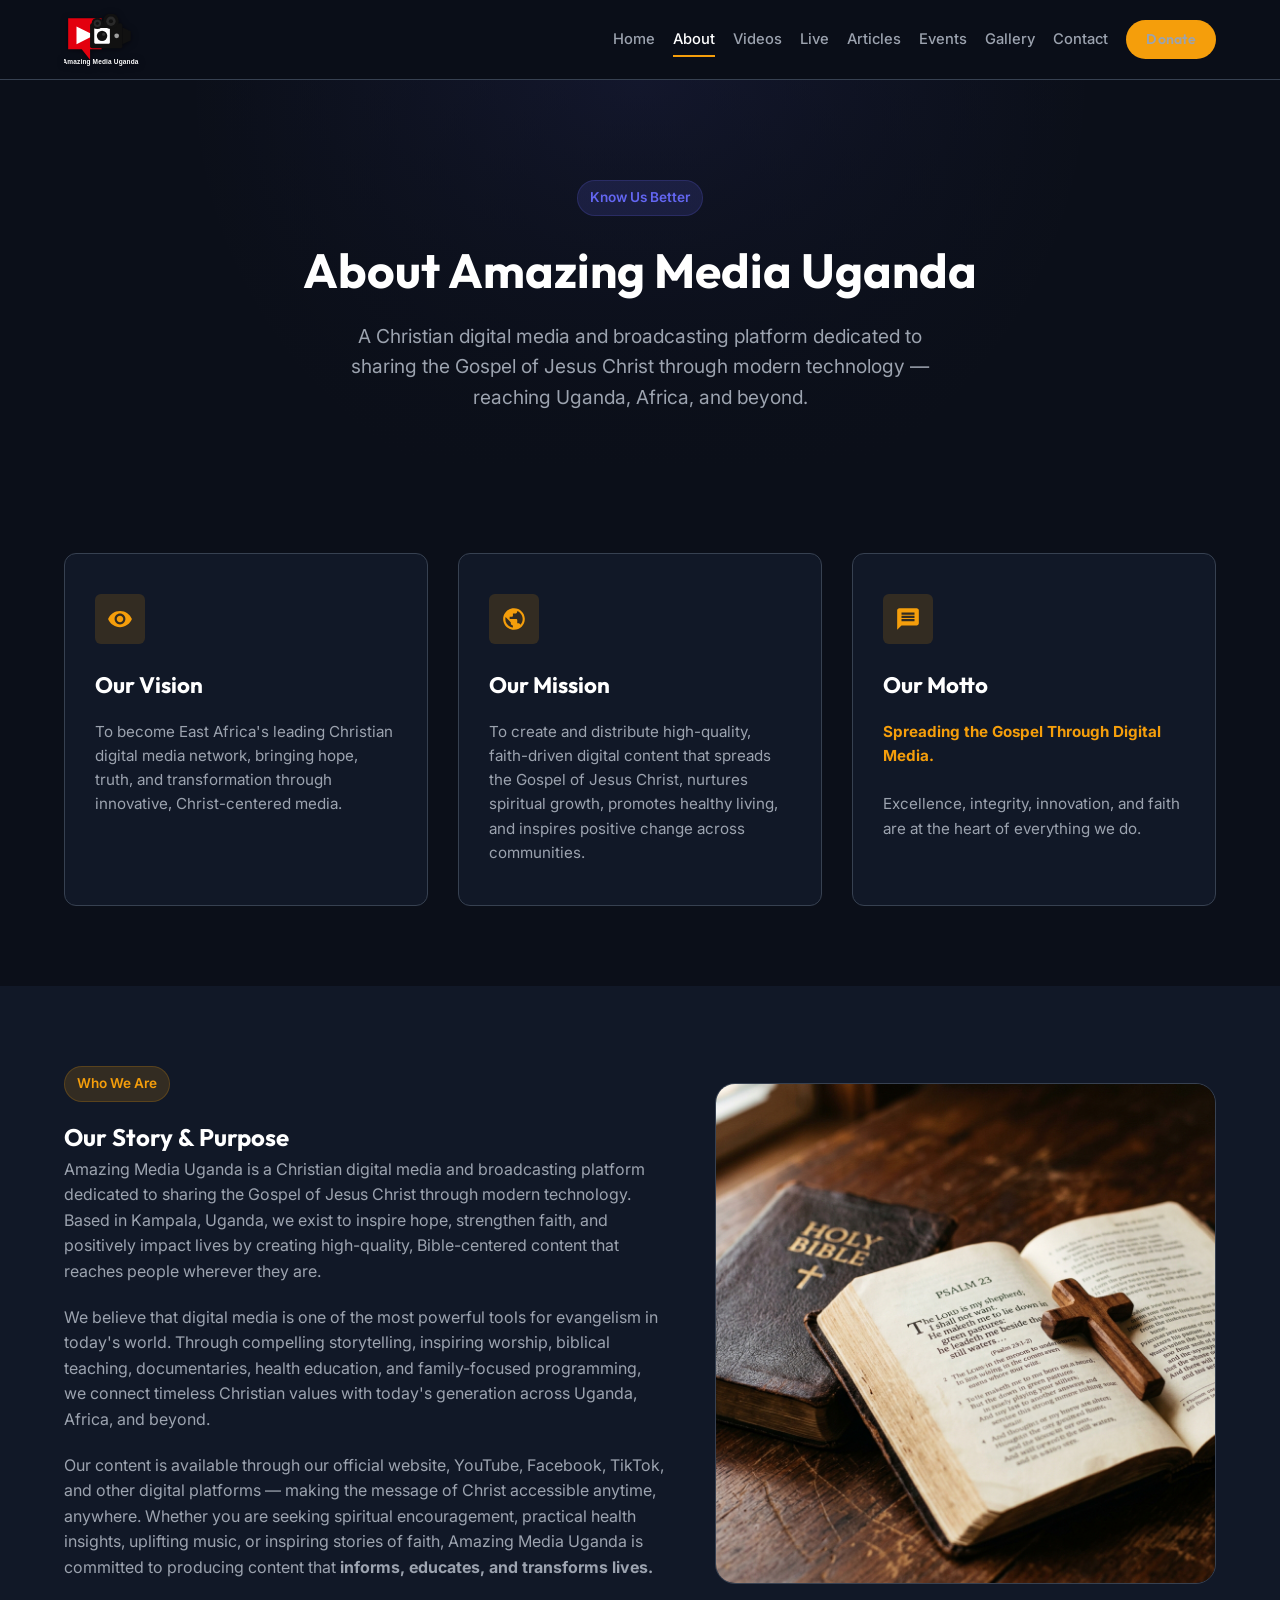
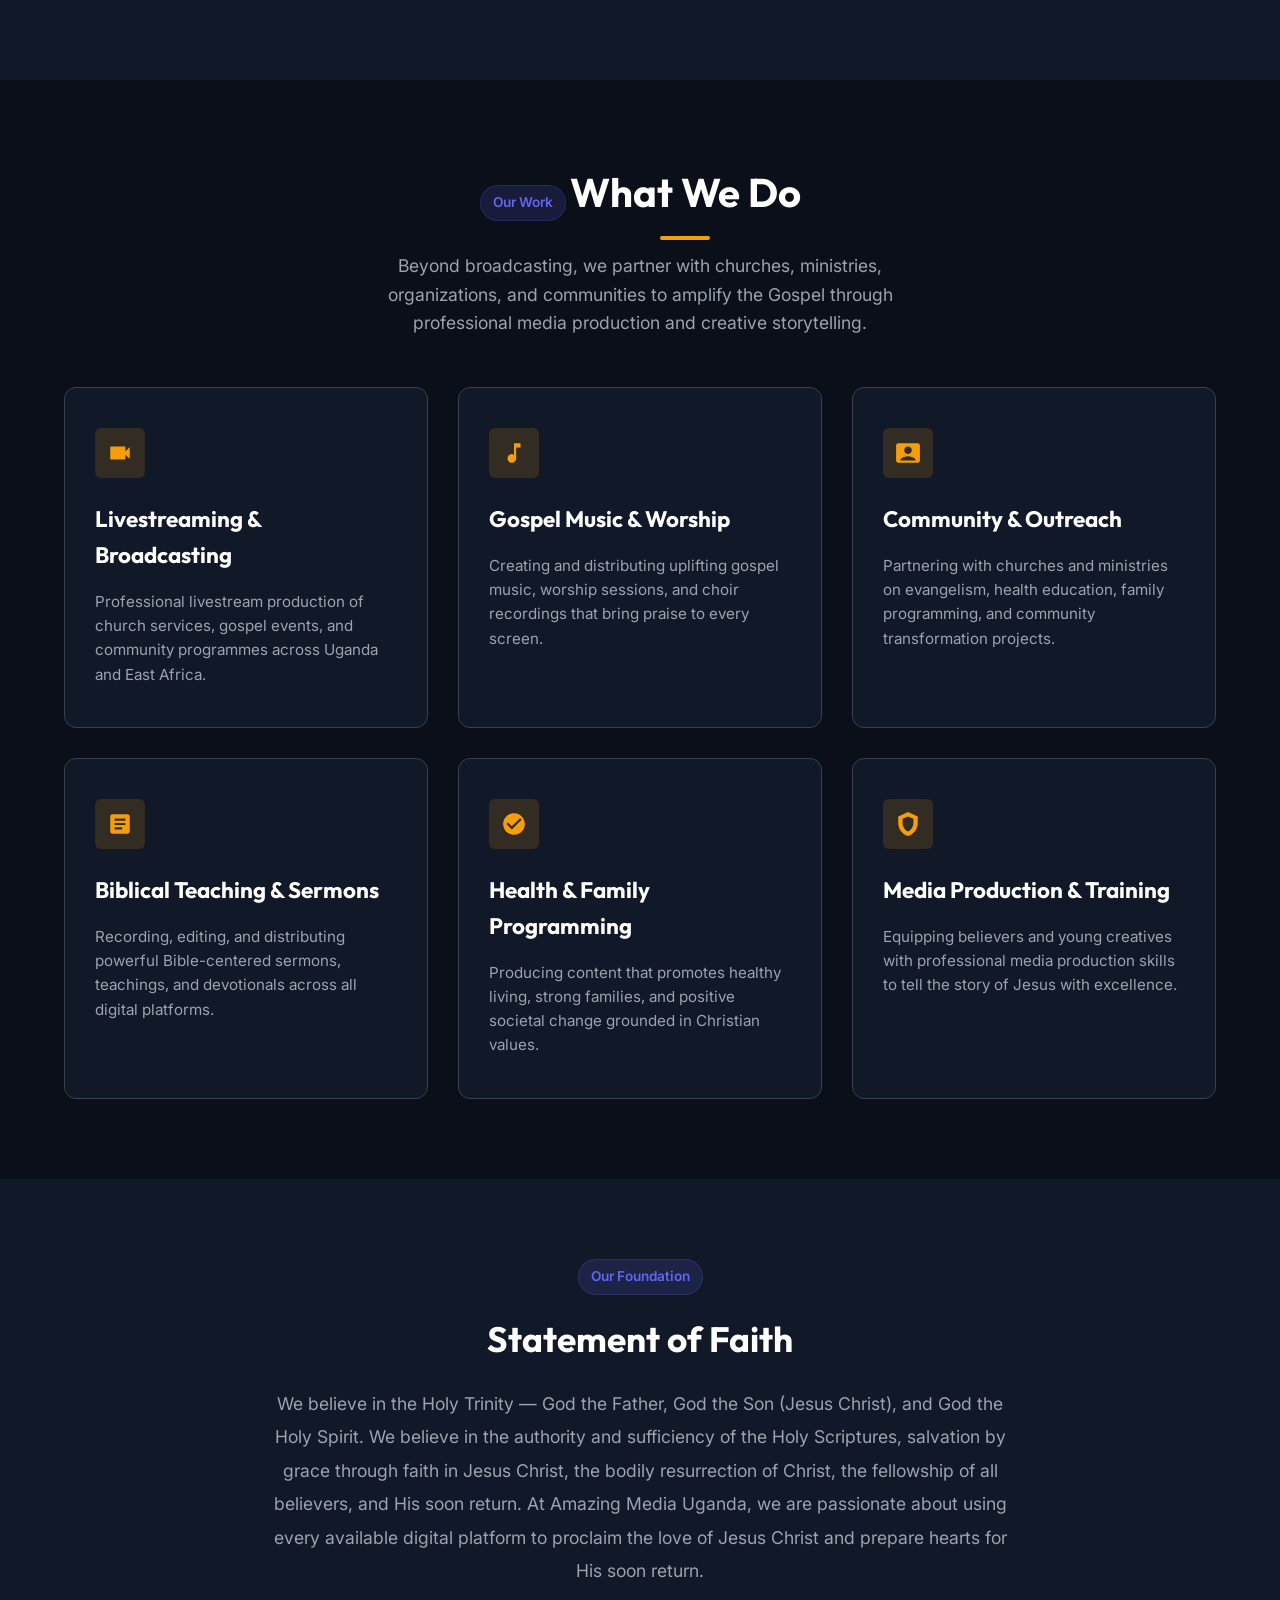
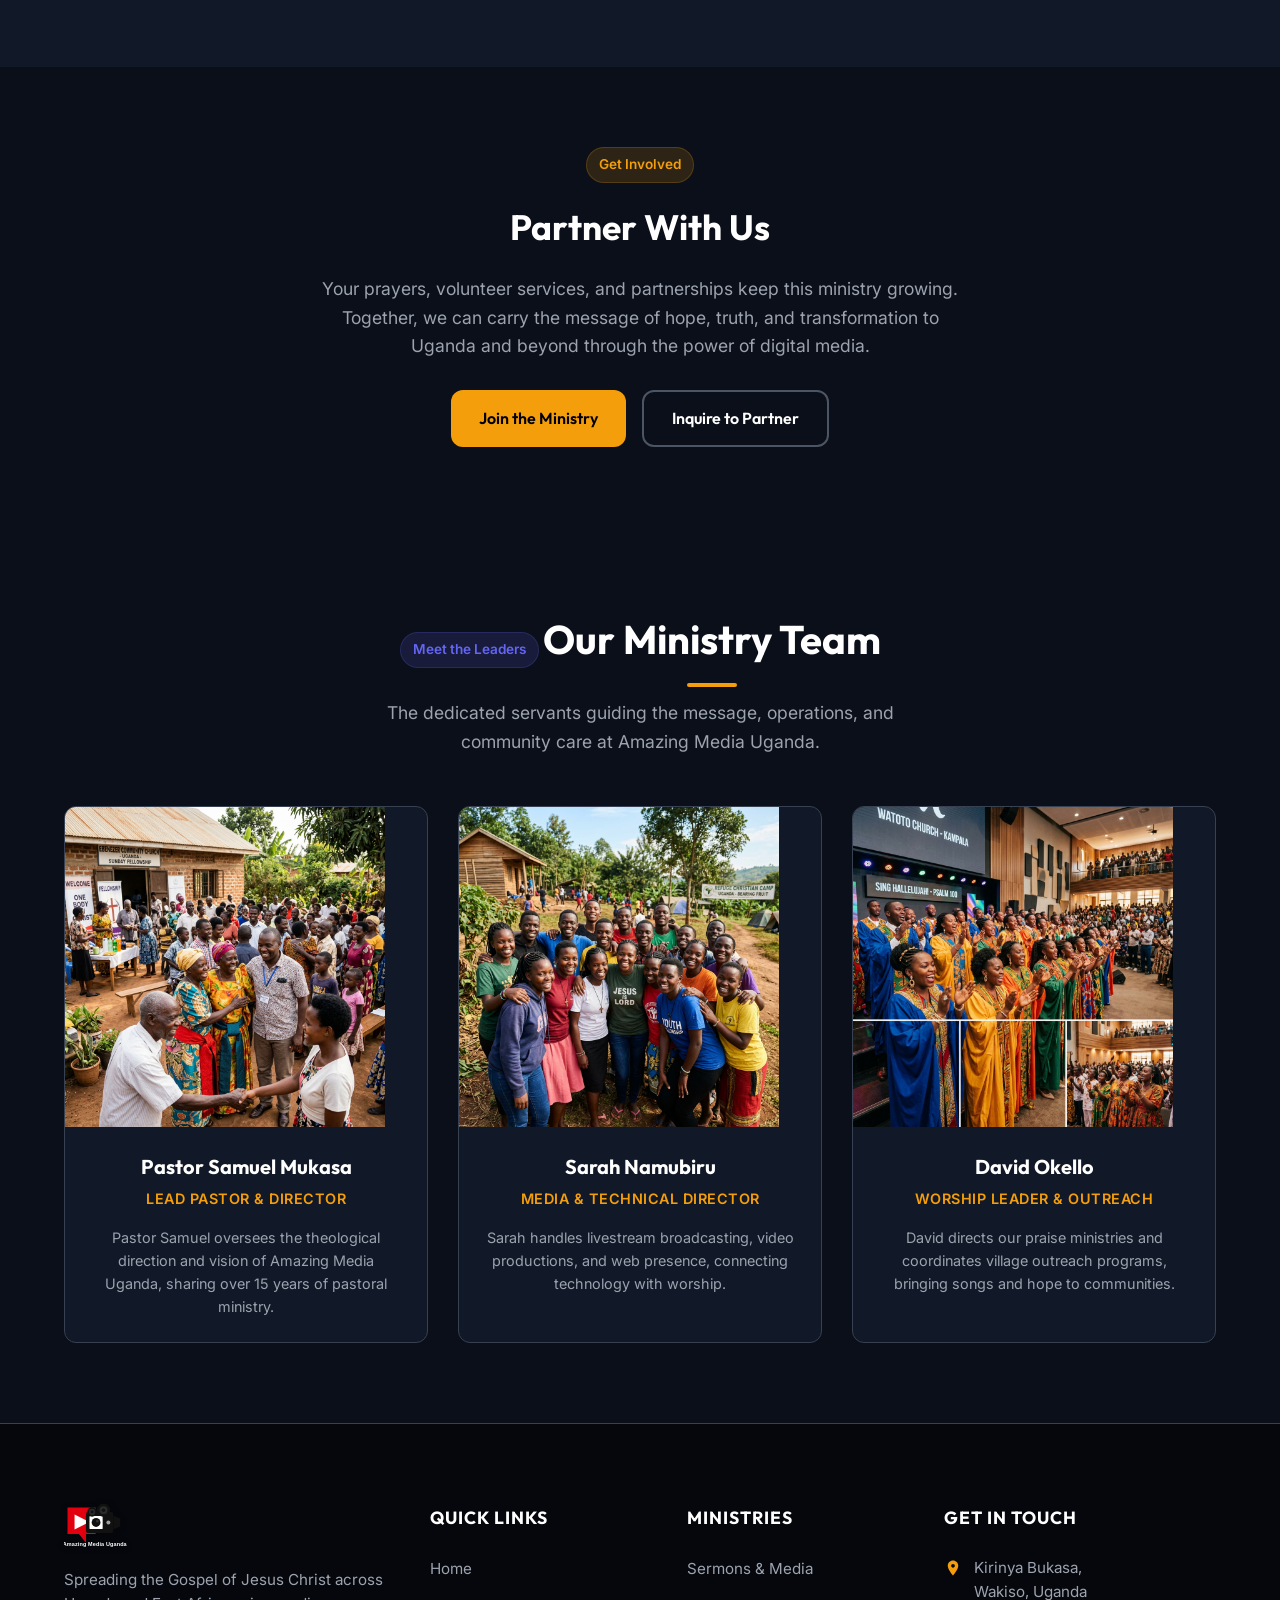
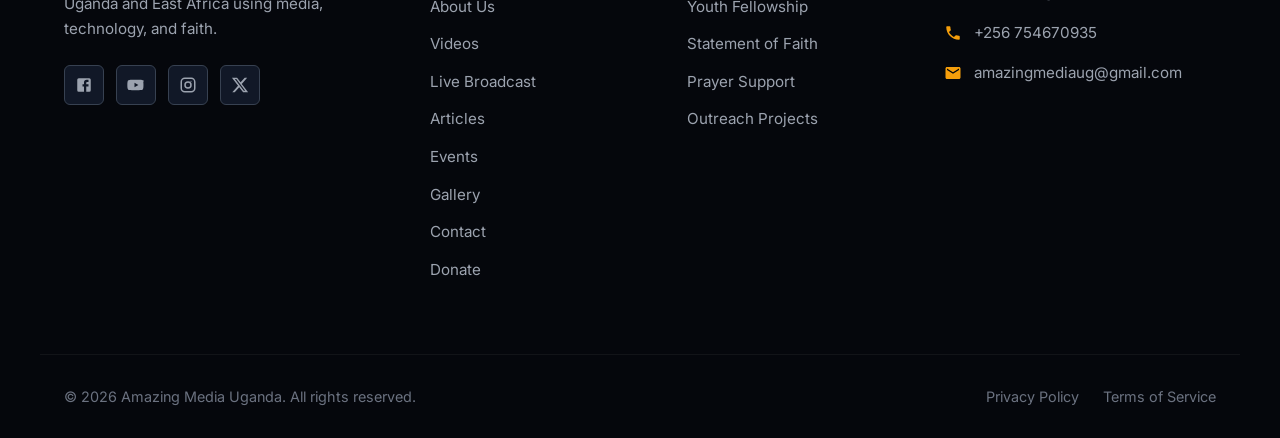
<file: about.html>
<!DOCTYPE html>
<html lang="en">

<head>
  <meta charset="UTF-8">
  <meta name="viewport" content="width=device-width, initial-scale=1.0">
  <title>About Us | Amazing Media Uganda</title>
  <meta name="description"
    content="Learn about the mission, vision, statement of faith, and team behind Amazing Media Uganda as we share God's word through digital media.">

  <!-- CSS Stylesheets -->
  <link rel="stylesheet" href="assets/css/variables.css">
  <link rel="stylesheet" href="assets/css/style.css">
  <link rel="stylesheet" href="assets/css/components.css">
  <link rel="stylesheet" href="assets/css/responsive.css">
  <style>
    /* Specific inner-page styles */
    .page-header {
      padding: 100px 0 60px 0;
      background: linear-gradient(180deg, rgba(11, 15, 25, 0.4) 0%, var(--bg-primary) 100%),
        radial-gradient(circle at 50% 0%, rgba(99, 102, 241, 0.15) 0%, transparent 60%);
      text-align: center;
    }

    .page-header h1 {
      font-size: 3rem;
      margin-bottom: 12px;
    }

    .page-header p {
      color: var(--text-secondary);
      font-size: 1.2rem;
      max-width: 600px;
      margin: 0 auto;
    }

    .grid-3 {
      display: grid;
      grid-template-columns: repeat(3, 1fr);
      gap: 30px;
    }

    .value-card {
      background-color: var(--bg-secondary);
      border: 1px solid var(--border-color);
      padding: 40px 30px;
      border-radius: var(--radius-md);
      transition: all var(--transition-normal);
    }

    .value-card:hover {
      transform: translateY(-5px);
      border-color: var(--border-color-light);
    }

    .value-icon {
      width: 50px;
      height: 50px;
      background-color: var(--primary-glow);
      color: var(--primary);
      border-radius: var(--radius-sm);
      display: flex;
      align-items: center;
      justify-content: center;
      margin-bottom: 24px;
    }

    .value-icon svg {
      width: 26px;
      height: 26px;
      fill: currentColor;
    }

    .value-card h3 {
      font-size: 1.4rem;
      margin-bottom: 16px;
    }

    .value-card p {
      color: var(--text-secondary);
      font-size: 0.95rem;
    }

    .story-block {
      display: grid;
      grid-template-columns: 1.2fr 1fr;
      gap: 50px;
      align-items: center;
    }

    .story-text p {
      margin-bottom: 20px;
      color: var(--text-secondary);
    }

    .team-grid {
      display: grid;
      grid-template-columns: repeat(3, 1fr);
      gap: 30px;
    }

    .team-card {
      background-color: var(--bg-secondary);
      border-radius: var(--radius-md);
      overflow: hidden;
      border: 1px solid var(--border-color);
      text-align: center;
    }

    .team-img-wrapper {
      height: 320px;
      background-color: var(--bg-tertiary);
      overflow: hidden;
    }

    .team-img {
      width: 100%;
      height: 100%;
      object-fit: cover;
      transition: transform var(--transition-normal);
    }

    .team-card:hover .team-img {
      transform: scale(1.05);
    }

    .team-info {
      padding: 24px;
    }

    .team-info h3 {
      font-size: 1.25rem;
      margin-bottom: 4px;
    }

    .team-role {
      color: var(--primary);
      font-size: 0.9rem;
      font-weight: 600;
      margin-bottom: 16px;
      text-transform: uppercase;
      letter-spacing: 0.5px;
    }

    .team-bio {
      color: var(--text-secondary);
      font-size: 0.9rem;
    }

    @media screen and (max-width: 900px) {

      .grid-3,
      .team-grid {
        grid-template-columns: 1fr;
      }

      .story-block {
        grid-template-columns: 1fr;
      }
    }
  </style>
</head>

<body>

  <!-- Header Navigation -->
    <header>
    <div class="container navbar">
      <a href="index.html" class="logo" aria-label="Amazing Media Uganda - Home">
        <img class="logo-img" src="assets/images/logo.svg" alt="Amazing Media Uganda">
      </a>
      <button class="menu-toggle" aria-label="Toggle navigation menu" aria-expanded="false">
        <span></span>
        <span></span>
        <span></span>
      </button>
      <ul class="nav-links">
        <li><a href="index.html">Home</a></li>
        <li><a href="about.html" class="active">About</a></li>
        <li><a href="videos.html">Videos</a></li>
        <li><a href="livestream.html">Live</a></li>
        <li><a href="articles.html">Articles</a></li>
        <li><a href="events.html">Events</a></li>
        <li><a href="gallery.html">Gallery</a></li>
        <li><a href="contact.html">Contact</a></li>
        <li><a href="donate.html" class="btn btn-primary" style="padding: 8px 20px;">Donate</a></li>
      </ul>
    </div>
  </header>

  <!-- Page Header -->
  <section class="page-header">
    <div class="container">
      <span class="badge">Know Us Better</span>
      <h1>About Amazing Media Uganda</h1>
      <p>A Christian digital media and broadcasting platform dedicated to sharing the Gospel of Jesus Christ through modern technology — reaching Uganda, Africa, and beyond.</p>
    </div>
  </section>

  <!-- Vision / Mission / Motto Pillars -->
  <section class="section">
    <div class="container grid-3">
      <!-- Vision -->
      <div class="value-card">
        <div class="value-icon">
          <svg viewBox="0 0 24 24">
            <path d="M12 4.5C7 4.5 2.73 7.61 1 12c1.73 4.39 6 7.5 11 7.5s9.27-3.11 11-7.5c-1.73-4.39-6-7.5-11-7.5zM12 17c-2.76 0-5-2.24-5-5s2.24-5 5-5 5 2.24 5 5-2.24 5-5 5zm0-8c-1.66 0-3 1.34-3 3s1.34 3 3 3 3-1.34 3-3-1.34-3-3-3z"/>
          </svg>
        </div>
        <h3>Our Vision</h3>
        <p>To become East Africa's leading Christian digital media network, bringing hope, truth, and transformation through innovative, Christ-centered media.</p>
      </div>

      <!-- Mission -->
      <div class="value-card">
        <div class="value-icon">
          <svg viewBox="0 0 24 24">
            <path d="M12 2C6.48 2 2 6.48 2 12s4.48 10 10 10 10-4.48 10-10S17.52 2 12 2zm-1 17.93c-3.95-.49-7-3.85-7-7.93 0-.62.08-1.21.21-1.79L9 15v1c0 1.1.9 2 2 2v1.93zm6.9-2.54c-.26-.81-1-1.39-1.9-1.39h-1v-3c0-.55-.45-1-1-1H8v-2h2c.55 0 1-.45 1-1V7h2c1.1 0 2-.9 2-2v-.41c2.93 1.19 5 4.06 5 7.41 0 2.08-.8 3.97-2.1 5.39z"/>
          </svg>
        </div>
        <h3>Our Mission</h3>
        <p>To create and distribute high-quality, faith-driven digital content that spreads the Gospel of Jesus Christ, nurtures spiritual growth, promotes healthy living, and inspires positive change across communities.</p>
      </div>

      <!-- Motto -->
      <div class="value-card">
        <div class="value-icon">
          <svg viewBox="0 0 24 24">
            <path d="M20 2H4c-1.1 0-2 .9-2 2v18l4-4h14c1.1 0 2-.9 2-2V4c0-1.1-.9-2-2-2zm-2 12H6v-2h12v2zm0-3H6V9h12v2zm0-3H6V6h12v2z"/>
          </svg>
        </div>
        <h3>Our Motto</h3>
        <p><strong style="color: var(--primary);">Spreading the Gospel Through Digital Media.</strong><br><br>Excellence, integrity, innovation, and faith are at the heart of everything we do.</p>
      </div>
    </div>
  </section>

  <!-- Who We Are — Full Story Section -->
  <section class="section-alt">
    <div class="container story-block">
      <div class="story-text">
        <span class="badge badge-gold">Who We Are</span>
        <h2>Our Story & Purpose</h2>
        <p>Amazing Media Uganda is a Christian digital media and broadcasting platform dedicated to sharing the Gospel of Jesus Christ through modern technology. Based in Kampala, Uganda, we exist to inspire hope, strengthen faith, and positively impact lives by creating high-quality, Bible-centered content that reaches people wherever they are.</p>
        <p>We believe that digital media is one of the most powerful tools for evangelism in today's world. Through compelling storytelling, inspiring worship, biblical teaching, documentaries, health education, and family-focused programming, we connect timeless Christian values with today's generation across Uganda, Africa, and beyond.</p>
        <p>Our content is available through our official website, YouTube, Facebook, TikTok, and other digital platforms — making the message of Christ accessible anytime, anywhere. Whether you are seeking spiritual encouragement, practical health insights, uplifting music, or inspiring stories of faith, Amazing Media Uganda is committed to producing content that <strong>informs, educates, and transforms lives.</strong></p>
      </div>
      <div style="position: relative;">
        <img style="border-radius: var(--radius-lg); border: 1px solid var(--border-color);"
          src="assets/images/bible_study.png" alt="Amazing Media Uganda team in Bible study">
      </div>
    </div>
  </section>

  <!-- What We Do Section -->
  <section class="section">
    <div class="container">
      <div class="section-header">
        <span class="badge">Our Work</span>
        <h2>What We Do</h2>
        <p>Beyond broadcasting, we partner with churches, ministries, organizations, and communities to amplify the Gospel through professional media production and creative storytelling.</p>
      </div>

      <div class="grid-3">
        <div class="value-card">
          <div class="value-icon">
            <svg viewBox="0 0 24 24"><path d="M17 10.5V7c0-.55-.45-1-1-1H4c-.55 0-1 .45-1 1v10c0 .55.45 1 1 1h12c.55 0 1-.45 1-1v-3.5l4 4v-11l-4 4z"/></svg>
          </div>
          <h3>Livestreaming & Broadcasting</h3>
          <p>Professional livestream production of church services, gospel events, and community programmes across Uganda and East Africa.</p>
        </div>

        <div class="value-card">
          <div class="value-icon">
            <svg viewBox="0 0 24 24"><path d="M12 3v10.55c-.59-.34-1.27-.55-2-.55-2.21 0-4 1.79-4 4s1.79 4 4 4 4-1.79 4-4V7h4V3h-6z"/></svg>
          </div>
          <h3>Gospel Music & Worship</h3>
          <p>Creating and distributing uplifting gospel music, worship sessions, and choir recordings that bring praise to every screen.</p>
        </div>

        <div class="value-card">
          <div class="value-icon">
            <svg viewBox="0 0 24 24"><path d="M21 3H3c-1.1 0-2 .9-2 2v14c0 1.1.9 2 2 2h18c1.1 0 2-.9 2-2V5c0-1.1-.9-2-2-2zm-9 3c1.93 0 3.5 1.57 3.5 3.5S13.93 13 12 13s-3.5-1.57-3.5-3.5S10.07 6 12 6zm7 13H5v-.23c0-.62.28-1.2.76-1.58C7.47 15.82 9.64 15 12 15s4.53.82 6.24 2.19c.48.38.76.97.76 1.58V19z"/></svg>
          </div>
          <h3>Community & Outreach</h3>
          <p>Partnering with churches and ministries on evangelism, health education, family programming, and community transformation projects.</p>
        </div>

        <div class="value-card">
          <div class="value-icon">
            <svg viewBox="0 0 24 24"><path d="M19 3H5c-1.1 0-2 .9-2 2v14c0 1.1.9 2 2 2h14c1.1 0 2-.9 2-2V5c0-1.1-.9-2-2-2zm-5 14H7v-2h7v2zm3-4H7v-2h10v2zm0-4H7V7h10v2z"/></svg>
          </div>
          <h3>Biblical Teaching & Sermons</h3>
          <p>Recording, editing, and distributing powerful Bible-centered sermons, teachings, and devotionals across all digital platforms.</p>
        </div>

        <div class="value-card">
          <div class="value-icon">
            <svg viewBox="0 0 24 24"><path d="M12 2C6.48 2 2 6.48 2 12s4.48 10 10 10 10-4.48 10-10S17.52 2 12 2zm-2 15l-5-5 1.41-1.41L10 14.17l7.59-7.59L19 8l-9 9z"/></svg>
          </div>
          <h3>Health & Family Programming</h3>
          <p>Producing content that promotes healthy living, strong families, and positive societal change grounded in Christian values.</p>
        </div>

        <div class="value-card">
          <div class="value-icon">
            <svg viewBox="0 0 24 24"><path d="M12 1L3 5v6c0 5.55 3.84 10.74 9 12 5.16-1.26 9-6.45 9-12V5l-9-4zm0 4l5 2.18V11c0 3.5-2.33 6.79-5 7.93-2.67-1.14-5-4.43-5-7.93V7.18L12 5z"/></svg>
          </div>
          <h3>Media Production & Training</h3>
          <p>Equipping believers and young creatives with professional media production skills to tell the story of Jesus with excellence.</p>
        </div>
      </div>
    </div>
  </section>

  <!-- Statement of Faith -->
  <section class="section-alt">
    <div class="container" style="max-width: 800px; text-align: center;">
      <span class="badge">Our Foundation</span>
      <h2 style="font-size: 2.2rem; margin-bottom: 20px;">Statement of Faith</h2>
      <p style="color: var(--text-secondary); font-size: 1.1rem; line-height: 1.9; margin-bottom: 0;">
        We believe in the Holy Trinity — God the Father, God the Son (Jesus Christ), and God the Holy Spirit. We believe in the authority and sufficiency of the Holy Scriptures, salvation by grace through faith in Jesus Christ, the bodily resurrection of Christ, the fellowship of all believers, and His soon return. At Amazing Media Uganda, we are passionate about using every available digital platform to proclaim the love of Jesus Christ and prepare hearts for His soon return.
      </p>
    </div>
  </section>

  <!-- CTA Support Section -->
  <section class="section" style="text-align: center;">
    <div class="container" style="max-width: 700px;">
      <span class="badge badge-gold">Get Involved</span>
      <h2 style="font-size: 2.2rem; margin-bottom: 20px;">Partner With Us</h2>
      <p style="color: var(--text-secondary); margin-bottom: 30px; font-size: 1.1rem;">Your prayers, volunteer services, and partnerships keep this ministry growing. Together, we can carry the message of hope, truth, and transformation to Uganda and beyond through the power of digital media.</p>
      <div class="btn-group">
        <a href="contact.html" class="btn btn-primary">Join the Ministry</a>
        <a href="contact.html" class="btn btn-secondary">Inquire to Partner</a>
      </div>
    </div>
  </section>

  <!-- Our Team Section -->
  <section class="section">
    <div class="container">
      <div class="section-header">
        <span class="badge">Meet the Leaders</span>
        <h2>Our Ministry Team</h2>
        <p>The dedicated servants guiding the message, operations, and community care at Amazing Media Uganda.</p>
      </div>

      <div class="team-grid">
        <!-- Team Member 1 -->
        <div class="team-card">
          <div class="team-img-wrapper">
            <!-- Using our generated fellowship/outreach images for mock portraits or warm representations -->
            <img class="team-img" src="assets/images/church_fellowship.png" alt="Pastor Samuel Mukasa">
          </div>
          <div class="team-info">
            <h3>Pastor Samuel Mukasa</h3>
            <div class="team-role">Lead Pastor & Director</div>
            <p class="team-bio">Pastor Samuel oversees the theological direction and vision of Amazing Media Uganda,
              sharing over 15 years of pastoral ministry.</p>
          </div>
        </div>

        <!-- Team Member 2 -->
        <div class="team-card">
          <div class="team-img-wrapper">
            <img class="team-img" src="assets/images/youth_gathering.png" alt="Sarah Namubiru">
          </div>
          <div class="team-info">
            <h3>Sarah Namubiru</h3>
            <div class="team-role">Media & Technical Director</div>
            <p class="team-bio">Sarah handles livestream broadcasting, video productions, and web presence, connecting
              technology with worship.</p>
          </div>
        </div>

        <!-- Team Member 3 -->
        <div class="team-card">
          <div class="team-img-wrapper">
            <img class="team-img" src="assets/images/choir_singing.png" alt="David Okello">
          </div>
          <div class="team-info">
            <h3>David Okello</h3>
            <div class="team-role">Worship Leader & Outreach</div>
            <p class="team-bio">David directs our praise ministries and coordinates village outreach programs, bringing
              songs and hope to communities.</p>
          </div>
        </div>
      </div>
    </div>
  </section>

  <!-- Footer -->
  <footer>
    <div class="container footer-grid">
      <div class="footer-brand">
        <a href="index.html" class="logo" aria-label="Amazing Media Uganda - Home"><img class="logo-img"
            src="assets/images/logo.svg" alt="Amazing Media Uganda"></a>
        <p>Spreading the Gospel of Jesus Christ across Uganda and East Africa using media, technology, and faith.</p>
        <div class="social-links">
          <a href="#" class="social-icon" aria-label="Facebook">
            <svg viewBox="0 0 24 24">
              <path
                d="M5 3h14a2 2 0 0 1 2 2v14a2 2 0 0 1-2 2H5a2 2 0 0 1-2-2V5a2 2 0 0 1 2-2m13 2h-2.5A3.5 3.5 0 0 0 12 8.5V11h-2v3h2v7h3v-7h3v-3h-3V9a1 1 0 0 1 1-1h2V5z" />
            </svg>
          </a>
          <a href="#" class="social-icon" aria-label="YouTube">
            <svg viewBox="0 0 24 24">
              <path
                d="M10 15l5.19-3L10 9v6m11.56-7.83c.13.47.22 1.1.28 1.9.07.8.1 1.49.1 2.06v1.74c0 .57-.03 1.26-.1 2.06-.06.8-.15 1.43-.28 1.9-.17.6-.47 1.05-.87 1.37-.4.32-.93.52-1.6.61-.8.1-1.89.16-3.27.18-1.38.03-2.65.04-3.82.04h-1.6c-1.17 0-2.44-.01-3.82-.04-1.38-.02-2.47-.08-3.27-.18-.67-.09-1.2-.29-1.6-.61-.4-.32-.7-.77-.87-1.37-.13-.47-.22-1.1-.28-1.9-.06-.8-.1-1.49-.1-2.06v-1.74c0-.57.04-1.26.1-2.06.06-.8.15-1.43.28-1.9.17-.6.47-1.05.87-1.37.4-.32.93-.52 1.6-.61.8-.1 1.89-.16 3.27-.18C8.94 5.03 10.21 5 11.38 5h1.6c1.17 0 2.44.01 3.82.04 1.38.02 2.47.08 3.27.18.67.09 1.2.29 1.6.61.4.32.7.77.87 1.37z" />
            </svg>
          </a>
          <a href="#" class="social-icon" aria-label="Instagram">
            <svg viewBox="0 0 24 24">
              <path
                d="M7.8 2h8.4C19.4 2 22 4.6 22 7.8v8.4a5.8 5.8 0 0 1-5.8 5.8H7.8C4.6 22 2 19.4 2 16.2V7.8A5.8 5.8 0 0 1 7.8 2m-.2 2A3.6 3.6 0 0 0 4 7.6v8.8A3.6 3.6 0 0 0 7.6 20h8.8a3.6 3.6 0 0 0 3.6-3.6V7.6A3.6 3.6 0 0 0 16.4 4H7.6m8.4 2.25a.75.75 0 0 1 .75.75.75.75 0 0 1-.75.75.75.75 0 0 1-.75-.75.75.75 0 0 1 .75-.75M12 7a5 5 0 0 1 5 5 5 5 0 0 1-5 5 5 5 0 0 1-5-5 5 5 0 0 1 5-5m0 2a3 3 0 0 0-3 3 3 3 0 0 0 3 3 3 3 0 0 0 3-3 3 3 0 0 0-3-3z" />
            </svg>
          </a>
          <a href="#" class="social-icon" aria-label="Twitter">
            <svg viewBox="0 0 24 24">
              <path
                d="M18.244 2.25h3.308l-7.227 8.26 8.502 11.24H16.17l-5.214-6.817L4.99 21.75H1.68l7.73-8.835L1.254 2.25H8.08l4.713 6.231zm-1.161 17.52h1.833L7.084 4.126H5.117z" />
            </svg>
          </a>
        </div>
      </div>

            <div class="footer-nav">
        <h4>Quick Links</h4>
        <ul class="footer-links">
          <li><a href="index.html">Home</a></li>
          <li><a href="about.html">About Us</a></li>
          <li><a href="videos.html">Videos</a></li>
          <li><a href="livestream.html">Live Broadcast</a></li>
          <li><a href="articles.html">Articles</a></li>
          <li><a href="events.html">Events</a></li>
          <li><a href="gallery.html">Gallery</a></li>
          <li><a href="contact.html">Contact</a></li>
          <li><a href="donate.html">Donate</a></li>
        </ul>
      </div>

      <div class="footer-nav">
        <h4>Ministries</h4>
        <ul class="footer-links">
          <li><a href="videos.html">Sermons & Media</a></li>
          <li><a href="events.html">Youth Fellowship</a></li>
          <li><a href="about.html">Statement of Faith</a></li>
          <li><a href="contact.html">Prayer Support</a></li>
          <li><a href="events.html">Outreach Projects</a></li>
        </ul>
      </div>

      <div class="footer-contact">
        <h4>Get In Touch</h4>
        <ul class="footer-contact-info">
          <li>
            <svg viewBox="0 0 24 24">
              <path
                d="M12 2C8.13 2 5 5.13 5 9c0 5.25 7 13 7 13s7-7.75 7-13c0-3.87-3.13-7-7-7zm0 9.5c-1.38 0-2.5-1.12-2.5-2.5s1.12-2.5 2.5-2.5 2.5 1.12 2.5 2.5-1.12 2.5-2.5 2.5z" />
            </svg>
            Kirinya Bukasa,<br>Wakiso, Uganda
          </li>
          <li>
            <svg viewBox="0 0 24 24">
              <path
                d="M6.62 10.79c1.44 2.83 3.76 5.14 6.59 6.59l2.2-2.2c.27-.27.67-.36 1.02-.24 1.12.37 2.33.57 3.57.57.55 0 1 .45 1 1V20c0 .55-.45 1-1 1-9.39 0-17-7.61-17-17 0-.55.45-1 1-1h3.5c.55 0 1 .45 1 1 0 1.25.2 2.45.57 3.57.11.35.03.74-.25 1.02l-2.2 2.2z" />
            </svg>
            +256 754670935
          </li>
          <li>
            <svg viewBox="0 0 24 24">
              <path
                d="M20 4H4c-1.1 0-1.99.9-1.99 2L2 18c0 1.1.9 2 2 2h16c1.1 0 2-.9 2-2V6c0-1.1-.9-2-2-2zm0 4l-8 5-8-5V6l8 5 8-5v2z" />
            </svg>
            amazingmediaug@gmail.com
          </li>
        </ul>
      </div>
    </div>

    <div class="container footer-bottom">
      <p>&copy; 2026 Amazing Media Uganda. All rights reserved.</p>
      <div class="footer-bottom-links">
        <a href="#">Privacy Policy</a>
        <a href="#">Terms of Service</a>
      </div>
    </div>
  </footer>

  <!-- Main JavaScript Links -->
  <script src="assets/js/menu.js"></script>
  <script src="assets/js/slider.js"></script>
  <script src="assets/js/gallery.js"></script>
  <script src="assets/js/video.js"></script>
  <script src="assets/js/form.js"></script>
  <script src="assets/js/main.js"></script>
</body>

</html>
</file>
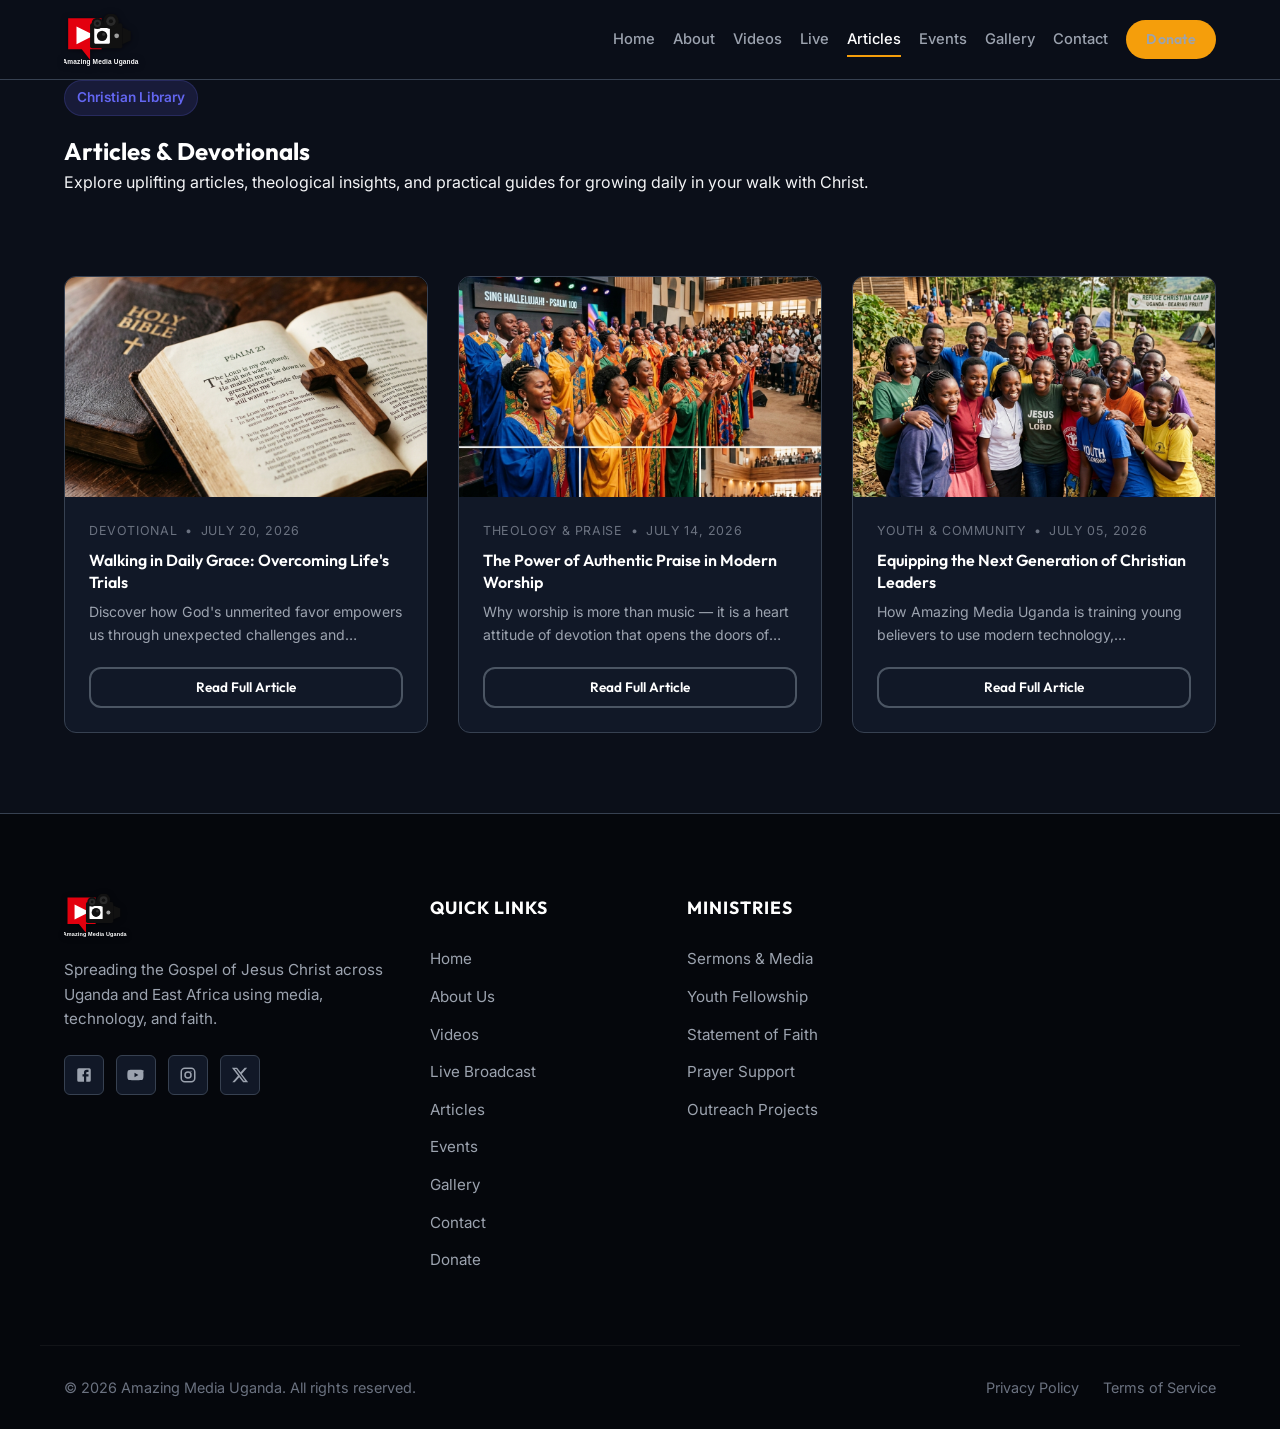
<file: articles.html>
<!DOCTYPE html>
<html lang="en">
<head>
  <meta charset="UTF-8">
  <meta name="viewport" content="width=device-width, initial-scale=1.0">
  <title>Articles & Devotionals | Amazing Media Uganda</title>
  <meta name="description" content="Read inspiring biblical articles, daily devotionals, theological reflections, and faith guides from Amazing Media Uganda.">
  
  <!-- CSS Stylesheets -->
  <link rel="stylesheet" href="assets/css/variables.css">
  <link rel="stylesheet" href="assets/css/style.css">
  <link rel="stylesheet" href="assets/css/components.css">
  <link rel="stylesheet" href="assets/css/responsive.css">
</head>
<body>

  <!-- Header Navigation -->
    <header>
    <div class="container navbar">
      <a href="index.html" class="logo" aria-label="Amazing Media Uganda - Home">
        <img class="logo-img" src="assets/images/logo.svg" alt="Amazing Media Uganda">
      </a>
      <button class="menu-toggle" aria-label="Toggle navigation menu" aria-expanded="false">
        <span></span>
        <span></span>
        <span></span>
      </button>
      <ul class="nav-links">
        <li><a href="index.html">Home</a></li>
        <li><a href="about.html">About</a></li>
        <li><a href="videos.html">Videos</a></li>
        <li><a href="livestream.html">Live</a></li>
        <li><a href="articles.html" class="active">Articles</a></li>
        <li><a href="events.html">Events</a></li>
        <li><a href="gallery.html">Gallery</a></li>
        <li><a href="contact.html">Contact</a></li>
        <li><a href="donate.html" class="btn btn-primary" style="padding: 8px 20px;">Donate</a></li>
      </ul>
    </div>
  </header>

  <!-- Page Header -->
  <section class="page-header">
    <div class="container">
      <span class="badge">Christian Library</span>
      <h1>Articles & Devotionals</h1>
      <p>Explore uplifting articles, theological insights, and practical guides for growing daily in your walk with Christ.</p>
    </div>
  </section>

  <!-- Main Articles Grid Section -->
  <section class="section">
    <div class="container">
      <div class="video-grid" style="grid-template-columns: repeat(auto-fill, minmax(320px, 1fr));">
        
        <!-- Article 1 -->
        <article class="video-card" style="cursor: default;">
          <div class="video-thumbnail-wrapper" style="height: 220px; overflow: hidden;">
            <img class="video-thumbnail" src="assets/images/bible_study.png" alt="Walking in Grace" style="object-fit: cover; width: 100%; height: 100%;">
          </div>
          <div class="video-info" style="padding: 24px;">
            <div class="video-meta">
              <span>Devotional</span>
              <span>•</span>
              <span>July 20, 2026</span>
            </div>
            <h3>Walking in Daily Grace: Overcoming Life's Trials</h3>
            <p class="video-desc" style="margin-bottom: 20px;">Discover how God's unmerited favor empowers us through unexpected challenges and strengthens our inner faith daily.</p>
            <a href="contact.html" class="btn btn-secondary" style="font-size: 0.85rem; padding: 8px 16px;">Read Full Article</a>
          </div>
        </article>

        <!-- Article 2 -->
        <article class="video-card" style="cursor: default;">
          <div class="video-thumbnail-wrapper" style="height: 220px; overflow: hidden;">
            <img class="video-thumbnail" src="assets/images/choir_singing.png" alt="Power of Worship" style="object-fit: cover; width: 100%; height: 100%;">
          </div>
          <div class="video-info" style="padding: 24px;">
            <div class="video-meta">
              <span>Theology & Praise</span>
              <span>•</span>
              <span>July 14, 2026</span>
            </div>
            <h3>The Power of Authentic Praise in Modern Worship</h3>
            <p class="video-desc" style="margin-bottom: 20px;">Why worship is more than music — it is a heart attitude of devotion that opens the doors of heaven and invites God's presence.</p>
            <a href="contact.html" class="btn btn-secondary" style="font-size: 0.85rem; padding: 8px 16px;">Read Full Article</a>
          </div>
        </article>

        <!-- Article 3 -->
        <article class="video-card" style="cursor: default;">
          <div class="video-thumbnail-wrapper" style="height: 220px; overflow: hidden;">
            <img class="video-thumbnail" src="assets/images/youth_gathering.png" alt="Youth Fellowship" style="object-fit: cover; width: 100%; height: 100%;">
          </div>
          <div class="video-info" style="padding: 24px;">
            <div class="video-meta">
              <span>Youth & Community</span>
              <span>•</span>
              <span>July 05, 2026</span>
            </div>
            <h3>Equipping the Next Generation of Christian Leaders</h3>
            <p class="video-desc" style="margin-bottom: 20px;">How Amazing Media Uganda is training young believers to use modern technology, storytelling, and integrity for the Gospel.</p>
            <a href="contact.html" class="btn btn-secondary" style="font-size: 0.85rem; padding: 8px 16px;">Read Full Article</a>
          </div>
        </article>

      </div>
    </div>
  </section>

  <!-- Footer -->
  <footer>
    <div class="container footer-grid">
      <div class="footer-brand">
        <a href="index.html" class="logo" aria-label="Amazing Media Uganda - Home"><img class="logo-img" src="assets/images/logo.svg" alt="Amazing Media Uganda"></a>
        <p>Spreading the Gospel of Jesus Christ across Uganda and East Africa using media, technology, and faith.</p>
        <div class="social-links">
          <a href="https://www.facebook.com/AmazingMediaUgOfficial" class="social-icon" aria-label="Facebook" target="_blank" rel="noopener noreferrer">
            <svg viewBox="0 0 24 24"><path d="M5 3h14a2 2 0 0 1 2 2v14a2 2 0 0 1-2 2H5a2 2 0 0 1-2-2V5a2 2 0 0 1 2-2m13 2h-2.5A3.5 3.5 0 0 0 12 8.5V11h-2v3h2v7h3v-7h3v-3h-3V9a1 1 0 0 1 1-1h2V5z"/></svg>
          </a>
          <a href="https://www.youtube.com/c/AmazingMediaUganda" class="social-icon" aria-label="YouTube" target="_blank" rel="noopener noreferrer">
            <svg viewBox="0 0 24 24"><path d="M10 15l5.19-3L10 9v6m11.56-7.83c.13.47.22 1.1.28 1.9.07.8.1 1.49.1 2.06v1.74c0 .57-.03 1.26-.1 2.06-.06.8-.15 1.43-.28 1.9-.17.6-.47 1.05-.87 1.37-.4.32-.93.52-1.6.61-.8.1-1.89.16-3.27.18-1.38.03-2.65.04-3.82.04h-1.6c-1.17 0-2.44-.01-3.82-.04-1.38-.02-2.47-.08-3.27-.18-.67-.09-1.2-.29-1.6-.61-.4-.32-.7-.77-.87-1.37-.13-.47-.22-1.1-.28-1.9-.06-.8-.1-1.49-.1-2.06v-1.74c0-.57.04-1.26.1-2.06.06-.8.15-1.43.28-1.9.17-.6.47-1.05.87-1.37.4-.32.93-.52 1.6-.61.8-.1 1.89-.16 3.27-.18C8.94 5.03 10.21 5 11.38 5h1.6c1.17 0 2.44.01 3.82.04 1.38.02 2.47.08 3.27.18.67.09 1.2.29 1.6.61.4.32.7.77.87 1.37z"/></svg>
          </a>
          <a href="#" class="social-icon" aria-label="Instagram">
            <svg viewBox="0 0 24 24"><path d="M7.8 2h8.4C19.4 2 22 4.6 22 7.8v8.4a5.8 5.8 0 0 1-5.8 5.8H7.8C4.6 22 2 19.4 2 16.2V7.8A5.8 5.8 0 0 1 7.8 2m-.2 2A3.6 3.6 0 0 0 4 7.6v8.8A3.6 3.6 0 0 0 7.6 20h8.8a3.6 3.6 0 0 0 3.6-3.6V7.6A3.6 3.6 0 0 0 16.4 4H7.6m8.4 2.25a.75.75 0 0 1 .75.75.75.75 0 0 1-.75.75.75.75 0 0 1-.75-.75.75.75 0 0 1 .75-.75M12 7a5 5 0 0 1 5 5 5 5 0 0 1-5 5 5 5 0 0 1-5-5 5 5 0 0 1 5-5m0 2a3 3 0 0 0-3 3 3 3 0 0 0 3 3 3 3 0 0 0 3-3 3 3 0 0 0-3-3z"/></svg>
          </a>
          <a href="#" class="social-icon" aria-label="Twitter">
            <svg viewBox="0 0 24 24"><path d="M18.244 2.25h3.308l-7.227 8.26 8.502 11.24H16.17l-5.214-6.817L4.99 21.75H1.68l7.73-8.835L1.254 2.25H8.08l4.713 6.231zm-1.161 17.52h1.833L7.084 4.126H5.117z"/></svg>
          </a>
        </div>
      </div>

            <div class="footer-nav">
        <h4>Quick Links</h4>
        <ul class="footer-links">
          <li><a href="index.html">Home</a></li>
          <li><a href="about.html">About Us</a></li>
          <li><a href="videos.html">Videos</a></li>
          <li><a href="livestream.html">Live Broadcast</a></li>
          <li><a href="articles.html">Articles</a></li>
          <li><a href="events.html">Events</a></li>
          <li><a href="gallery.html">Gallery</a></li>
          <li><a href="contact.html">Contact</a></li>
          <li><a href="donate.html">Donate</a></li>
        </ul>
      </div>

      <div class="footer-nav">
        <h4>Ministries</h4>
        <ul class="footer-links">
          <li><a href="videos.html">Sermons & Media</a></li>
          <li><a href="events.html">Youth Fellowship</a></li>
          <li><a href="about.html">Statement of Faith</a></li>
          <li><a href="contact.html">Prayer Support</a></li>
          <li><a href="events.html">Outreach Projects</a></li>
        </ul>
      </div>
    </div>

    <div class="container footer-bottom">
      <p>&copy; 2026 Amazing Media Uganda. All rights reserved.</p>
      <div class="footer-bottom-links">
        <a href="#">Privacy Policy</a>
        <a href="#">Terms of Service</a>
      </div>
    </div>
  </footer>

  <!-- Scripts -->
  <script src="assets/js/menu.js"></script>
  <script src="assets/js/slider.js"></script>
  <script src="assets/js/gallery.js"></script>
  <script src="assets/js/video.js"></script>
  <script src="assets/js/form.js"></script>
  <script src="assets/js/main.js"></script>
</body>
</html>
</file>
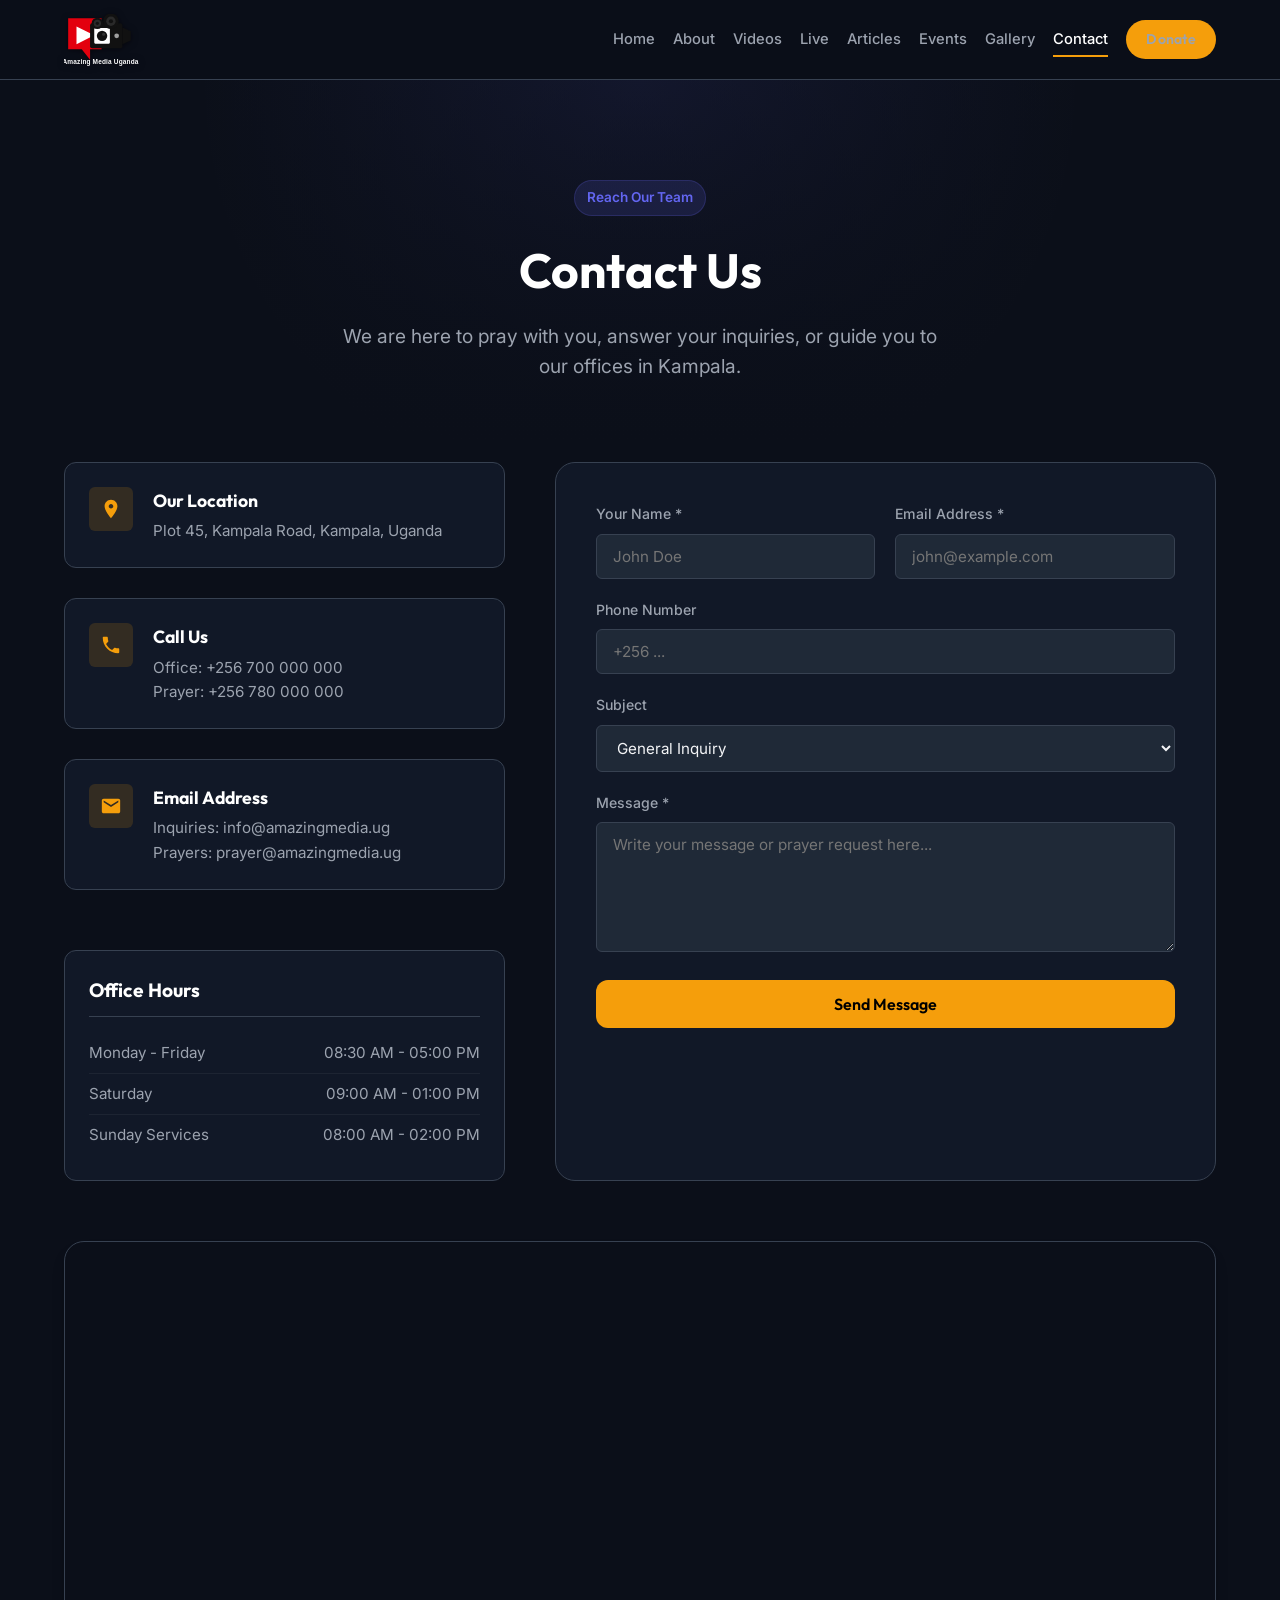
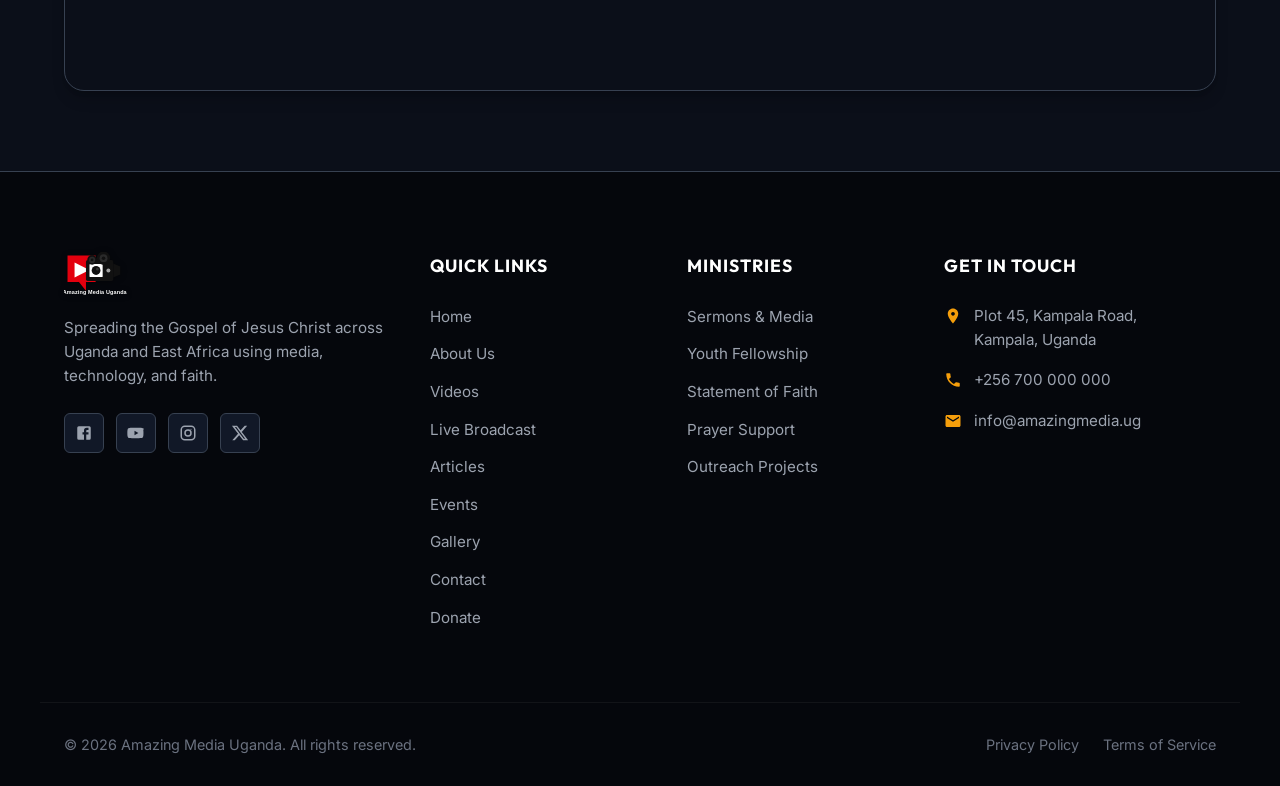
<file: contact.html>
<!DOCTYPE html>
<html lang="en">
<head>
  <meta charset="UTF-8">
  <meta name="viewport" content="width=device-width, initial-scale=1.0">
  <title>Contact Us | Amazing Media Uganda</title>
  <meta name="description" content="Reach out to Amazing Media Uganda for counseling, prayer requests, partnerships, or location directions to our main auditorium in Kampala.">
  
  <!-- CSS Stylesheets -->
  <link rel="stylesheet" href="assets/css/variables.css">
  <link rel="stylesheet" href="assets/css/style.css">
  <link rel="stylesheet" href="assets/css/components.css">
  <link rel="stylesheet" href="assets/css/responsive.css">
  <style>
    .page-header {
      padding: 100px 0 60px 0;
      background: linear-gradient(180deg, rgba(11, 15, 25, 0.4) 0%, var(--bg-primary) 100%),
                  radial-gradient(circle at 50% 0%, rgba(99, 102, 241, 0.15) 0%, transparent 60%);
      text-align: center;
    }
    
    .page-header h1 {
      font-size: 3rem;
      margin-bottom: 12px;
    }
    
    .page-header p {
      color: var(--text-secondary);
      font-size: 1.2rem;
      max-width: 600px;
      margin: 0 auto;
    }
    
    .map-section {
      margin-top: 60px;
      border: 1px solid var(--border-color);
      border-radius: var(--radius-lg);
      overflow: hidden;
      height: 450px;
      box-shadow: var(--shadow-lg);
    }
    
    .map-section iframe {
      width: 100%;
      height: 100%;
    }
    
    .hours-card {
      background-color: var(--bg-secondary);
      border: 1px solid var(--border-color);
      padding: 24px;
      border-radius: var(--radius-md);
      margin-top: 30px;
    }
    
    .hours-card h3 {
      font-size: 1.2rem;
      margin-bottom: 16px;
      border-bottom: 1px solid var(--border-color);
      padding-bottom: 10px;
    }
    
    .hours-list {
      list-style: none;
      font-size: 0.95rem;
      color: var(--text-secondary);
    }
    
    .hours-item {
      display: flex;
      justify-content: space-between;
      padding: 8px 0;
      border-bottom: 1px solid rgba(255, 255, 255, 0.05);
    }
    
    .hours-item:last-child {
      border-bottom: none;
    }
  </style>
</head>
<body>

  <!-- Header Navigation -->
    <header>
    <div class="container navbar">
      <a href="index.html" class="logo" aria-label="Amazing Media Uganda - Home">
        <img class="logo-img" src="assets/images/logo.svg" alt="Amazing Media Uganda">
      </a>
      <button class="menu-toggle" aria-label="Toggle navigation menu" aria-expanded="false">
        <span></span>
        <span></span>
        <span></span>
      </button>
      <ul class="nav-links">
        <li><a href="index.html">Home</a></li>
        <li><a href="about.html">About</a></li>
        <li><a href="videos.html">Videos</a></li>
        <li><a href="livestream.html">Live</a></li>
        <li><a href="articles.html">Articles</a></li>
        <li><a href="events.html">Events</a></li>
        <li><a href="gallery.html">Gallery</a></li>
        <li><a href="contact.html" class="active">Contact</a></li>
        <li><a href="donate.html" class="btn btn-primary" style="padding: 8px 20px;">Donate</a></li>
      </ul>
    </div>
  </header>

  <!-- Page Header -->
  <section class="page-header">
    <div class="container">
      <span class="badge">Reach Our Team</span>
      <h1>Contact Us</h1>
      <p>We are here to pray with you, answer your inquiries, or guide you to our offices in Kampala.</p>
    </div>
  </section>

  <!-- Main Contact Section -->
  <section class="section" style="padding-top: 20px;">
    <div class="container">
      <div class="contact-grid">
        <!-- Sidebar Info Details -->
        <div class="contact-info-panel">
          <!-- Address Card -->
          <div class="contact-card-item">
            <div class="contact-card-icon">
              <svg viewBox="0 0 24 24"><path d="M12 2C8.13 2 5 5.13 5 9c0 5.25 7 13 7 13s7-7.75 7-13c0-3.87-3.13-7-7-7zm0 9.5c-1.38 0-2.5-1.12-2.5-2.5s1.12-2.5 2.5-2.5 2.5 1.12 2.5 2.5-1.12 2.5-2.5 2.5z"/></svg>
            </div>
            <div class="contact-card-details">
              <h4>Our Location</h4>
              <p>Plot 45, Kampala Road, Kampala, Uganda</p>
            </div>
          </div>

          <!-- Phone Card -->
          <div class="contact-card-item">
            <div class="contact-card-icon">
              <svg viewBox="0 0 24 24"><path d="M6.62 10.79c1.44 2.83 3.76 5.14 6.59 6.59l2.2-2.2c.27-.27.67-.36 1.02-.24 1.12.37 2.33.57 3.57.57.55 0 1 .45 1 1V20c0 .55-.45 1-1 1-9.39 0-17-7.61-17-17 0-.55.45-1 1-1h3.5c.55 0 1 .45 1 1 0 1.25.2 2.45.57 3.57.11.35.03.74-.25 1.02l-2.2 2.2z"/></svg>
            </div>
            <div class="contact-card-details">
              <h4>Call Us</h4>
              <p>Office: +256 700 000 000</p>
              <p>Prayer: +256 780 000 000</p>
            </div>
          </div>

          <!-- Email Card -->
          <div class="contact-card-item">
            <div class="contact-card-icon">
              <svg viewBox="0 0 24 24"><path d="M20 4H4c-1.1 0-1.99.9-1.99 2L2 18c0 1.1.9 2 2 2h16c1.1 0 2-.9 2-2V6c0-1.1-.9-2-2-2zm0 4l-8 5-8-5V6l8 5 8-5v2z"/></svg>
            </div>
            <div class="contact-card-details">
              <h4>Email Address</h4>
              <p>Inquiries: info@amazingmedia.ug</p>
              <p>Prayers: prayer@amazingmedia.ug</p>
            </div>
          </div>

          <!-- Office Hours Widget -->
          <div class="hours-card">
            <h3>Office Hours</h3>
            <ul class="hours-list">
              <li class="hours-item">
                <span>Monday - Friday</span>
                <span>08:30 AM - 05:00 PM</span>
              </li>
              <li class="hours-item">
                <span>Saturday</span>
                <span>09:00 AM - 01:00 PM</span>
              </li>
              <li class="hours-item">
                <span>Sunday Services</span>
                <span>08:00 AM - 02:00 PM</span>
              </li>
            </ul>
          </div>
        </div>

        <!-- Contact Form Card -->
        <div class="contact-form-wrapper">
          <form id="contactForm" action="https://formspree.io/f/your-formspree-id" method="POST">
            <div class="form-row">
              <div class="form-group">
                <label for="name">Your Name *</label>
                <input type="text" id="name" name="name" required placeholder="John Doe">
              </div>
              <div class="form-group">
                <label for="email">Email Address *</label>
                <input type="email" id="email" name="email" required placeholder="john@example.com">
              </div>
            </div>
            
            <div class="form-group">
              <label for="phone">Phone Number</label>
              <input type="tel" id="phone" name="phone" placeholder="+256 ...">
            </div>
            
            <div class="form-group">
              <label for="subject">Subject</label>
              <select id="subject" name="subject">
                <option value="General Inquiry">General Inquiry</option>
                <option value="Prayer Request">Prayer Request</option>
                <option value="Testimony">Share a Testimony</option>
                <option value="Partnership">Partnership / Support</option>
              </select>
            </div>

            <div class="form-group">
              <label for="message">Message *</label>
              <textarea id="message" name="message" required placeholder="Write your message or prayer request here..."></textarea>
            </div>

            <button type="submit" class="btn btn-primary">Send Message</button>
          </form>
        </div>
      </div>

      <!-- Map Embed Frame -->
      <div class="map-section">
        <!-- Live OpenStreetMap Frame or Google Maps embed pointed to Kampala Road -->
        <iframe src="https://www.google.com/maps/embed?pb=!1m18!1m12!1m3!1d3989.7584166299407!2d32.580796914753995!3d-0.3129653997717462!2m3!1f0!2f0!3f0!3m2!1i1024!2i768!4f13.1!3m3!1m2!1s0x177dbb414df8b467%3A0x86be4efec6a287bd!2sKampala%20Rd%2C%20Kampala!5e0!3m2!1sen!2sug!4v1658300000000!5m2!1sen!2sug" width="600" height="450" style="border:0;" allowfullscreen="" loading="lazy" referrerpolicy="no-referrer-when-downgrade"></iframe>
      </div>
    </div>
  </section>

  <!-- Footer -->
  <footer>
    <div class="container footer-grid">
      <div class="footer-brand">
        <a href="index.html" class="logo" aria-label="Amazing Media Uganda - Home"><img class="logo-img" src="assets/images/logo.svg" alt="Amazing Media Uganda"></a>
        <p>Spreading the Gospel of Jesus Christ across Uganda and East Africa using media, technology, and faith.</p>
        <div class="social-links">
          <a href="https://www.facebook.com/AmazingMediaUgOfficial" class="social-icon" aria-label="Facebook" target="_blank" rel="noopener noreferrer">
            <svg viewBox="0 0 24 24"><path d="M5 3h14a2 2 0 0 1 2 2v14a2 2 0 0 1-2 2H5a2 2 0 0 1-2-2V5a2 2 0 0 1 2-2m13 2h-2.5A3.5 3.5 0 0 0 12 8.5V11h-2v3h2v7h3v-7h3v-3h-3V9a1 1 0 0 1 1-1h2V5z"/></svg>
          </a>
          <a href="https://www.youtube.com/c/AmazingMediaUganda" class="social-icon" aria-label="YouTube" target="_blank" rel="noopener noreferrer">
            <svg viewBox="0 0 24 24"><path d="M10 15l5.19-3L10 9v6m11.56-7.83c.13.47.22 1.1.28 1.9.07.8.1 1.49.1 2.06v1.74c0 .57-.03 1.26-.1 2.06-.06.8-.15 1.43-.28 1.9-.17.6-.47 1.05-.87 1.37-.4.32-.93.52-1.6.61-.8.1-1.89.16-3.27.18-1.38.03-2.65.04-3.82.04h-1.6c-1.17 0-2.44-.01-3.82-.04-1.38-.02-2.47-.08-3.27-.18-.67-.09-1.2-.29-1.6-.61-.4-.32-.7-.77-.87-1.37-.13-.47-.22-1.1-.28-1.9-.06-.8-.1-1.49-.1-2.06v-1.74c0-.57.04-1.26.1-2.06.06-.8.15-1.43.28-1.9.17-.6.47-1.05.87-1.37.4-.32.93-.52 1.6-.61.8-.1 1.89-.16 3.27-.18C8.94 5.03 10.21 5 11.38 5h1.6c1.17 0 2.44.01 3.82.04 1.38.02 2.47.08 3.27.18.67.09 1.2.29 1.6.61.4.32.7.77.87 1.37z"/></svg>
          </a>
          <a href="#" class="social-icon" aria-label="Instagram">
            <svg viewBox="0 0 24 24"><path d="M7.8 2h8.4C19.4 2 22 4.6 22 7.8v8.4a5.8 5.8 0 0 1-5.8 5.8H7.8C4.6 22 2 19.4 2 16.2V7.8A5.8 5.8 0 0 1 7.8 2m-.2 2A3.6 3.6 0 0 0 4 7.6v8.8A3.6 3.6 0 0 0 7.6 20h8.8a3.6 3.6 0 0 0 3.6-3.6V7.6A3.6 3.6 0 0 0 16.4 4H7.6m8.4 2.25a.75.75 0 0 1 .75.75.75.75 0 0 1-.75.75.75.75 0 0 1-.75-.75.75.75 0 0 1 .75-.75M12 7a5 5 0 0 1 5 5 5 5 0 0 1-5 5 5 5 0 0 1-5-5 5 5 0 0 1 5-5m0 2a3 3 0 0 0-3 3 3 3 0 0 0 3 3 3 3 0 0 0 3-3 3 3 0 0 0-3-3z"/></svg>
          </a>
          <a href="#" class="social-icon" aria-label="Twitter">
            <svg viewBox="0 0 24 24"><path d="M18.244 2.25h3.308l-7.227 8.26 8.502 11.24H16.17l-5.214-6.817L4.99 21.75H1.68l7.73-8.835L1.254 2.25H8.08l4.713 6.231zm-1.161 17.52h1.833L7.084 4.126H5.117z"/></svg>
          </a>
        </div>
      </div>

            <div class="footer-nav">
        <h4>Quick Links</h4>
        <ul class="footer-links">
          <li><a href="index.html">Home</a></li>
          <li><a href="about.html">About Us</a></li>
          <li><a href="videos.html">Videos</a></li>
          <li><a href="livestream.html">Live Broadcast</a></li>
          <li><a href="articles.html">Articles</a></li>
          <li><a href="events.html">Events</a></li>
          <li><a href="gallery.html">Gallery</a></li>
          <li><a href="contact.html">Contact</a></li>
          <li><a href="donate.html">Donate</a></li>
        </ul>
      </div>

      <div class="footer-nav">
        <h4>Ministries</h4>
        <ul class="footer-links">
          <li><a href="videos.html">Sermons & Media</a></li>
          <li><a href="events.html">Youth Fellowship</a></li>
          <li><a href="about.html">Statement of Faith</a></li>
          <li><a href="contact.html">Prayer Support</a></li>
          <li><a href="events.html">Outreach Projects</a></li>
        </ul>
      </div>

      <div class="footer-contact">
        <h4>Get In Touch</h4>
        <ul class="footer-contact-info">
          <li>
            <svg viewBox="0 0 24 24"><path d="M12 2C8.13 2 5 5.13 5 9c0 5.25 7 13 7 13s7-7.75 7-13c0-3.87-3.13-7-7-7zm0 9.5c-1.38 0-2.5-1.12-2.5-2.5s1.12-2.5 2.5-2.5 2.5 1.12 2.5 2.5-1.12 2.5-2.5 2.5z"/></svg>
            Plot 45, Kampala Road,<br>Kampala, Uganda
          </li>
          <li>
            <svg viewBox="0 0 24 24"><path d="M6.62 10.79c1.44 2.83 3.76 5.14 6.59 6.59l2.2-2.2c.27-.27.67-.36 1.02-.24 1.12.37 2.33.57 3.57.57.55 0 1 .45 1 1V20c0 .55-.45 1-1 1-9.39 0-17-7.61-17-17 0-.55.45-1 1-1h3.5c.55 0 1 .45 1 1 0 1.25.2 2.45.57 3.57.11.35.03.74-.25 1.02l-2.2 2.2z"/></svg>
            +256 700 000 000
          </li>
          <li>
            <svg viewBox="0 0 24 24"><path d="M20 4H4c-1.1 0-1.99.9-1.99 2L2 18c0 1.1.9 2 2 2h16c1.1 0 2-.9 2-2V6c0-1.1-.9-2-2-2zm0 4l-8 5-8-5V6l8 5 8-5v2z"/></svg>
            info@amazingmedia.ug
          </li>
        </ul>
      </div>
    </div>

    <div class="container footer-bottom">
      <p>&copy; 2026 Amazing Media Uganda. All rights reserved.</p>
      <div class="footer-bottom-links">
        <a href="#">Privacy Policy</a>
        <a href="#">Terms of Service</a>
      </div>
    </div>
  </footer>

  <!-- Main JavaScript Links -->
  <script src="assets/js/menu.js"></script>
  <script src="assets/js/slider.js"></script>
  <script src="assets/js/gallery.js"></script>
  <script src="assets/js/video.js"></script>
  <script src="assets/js/form.js"></script>
  <script src="assets/js/main.js"></script>
</body>
</html>
</file>
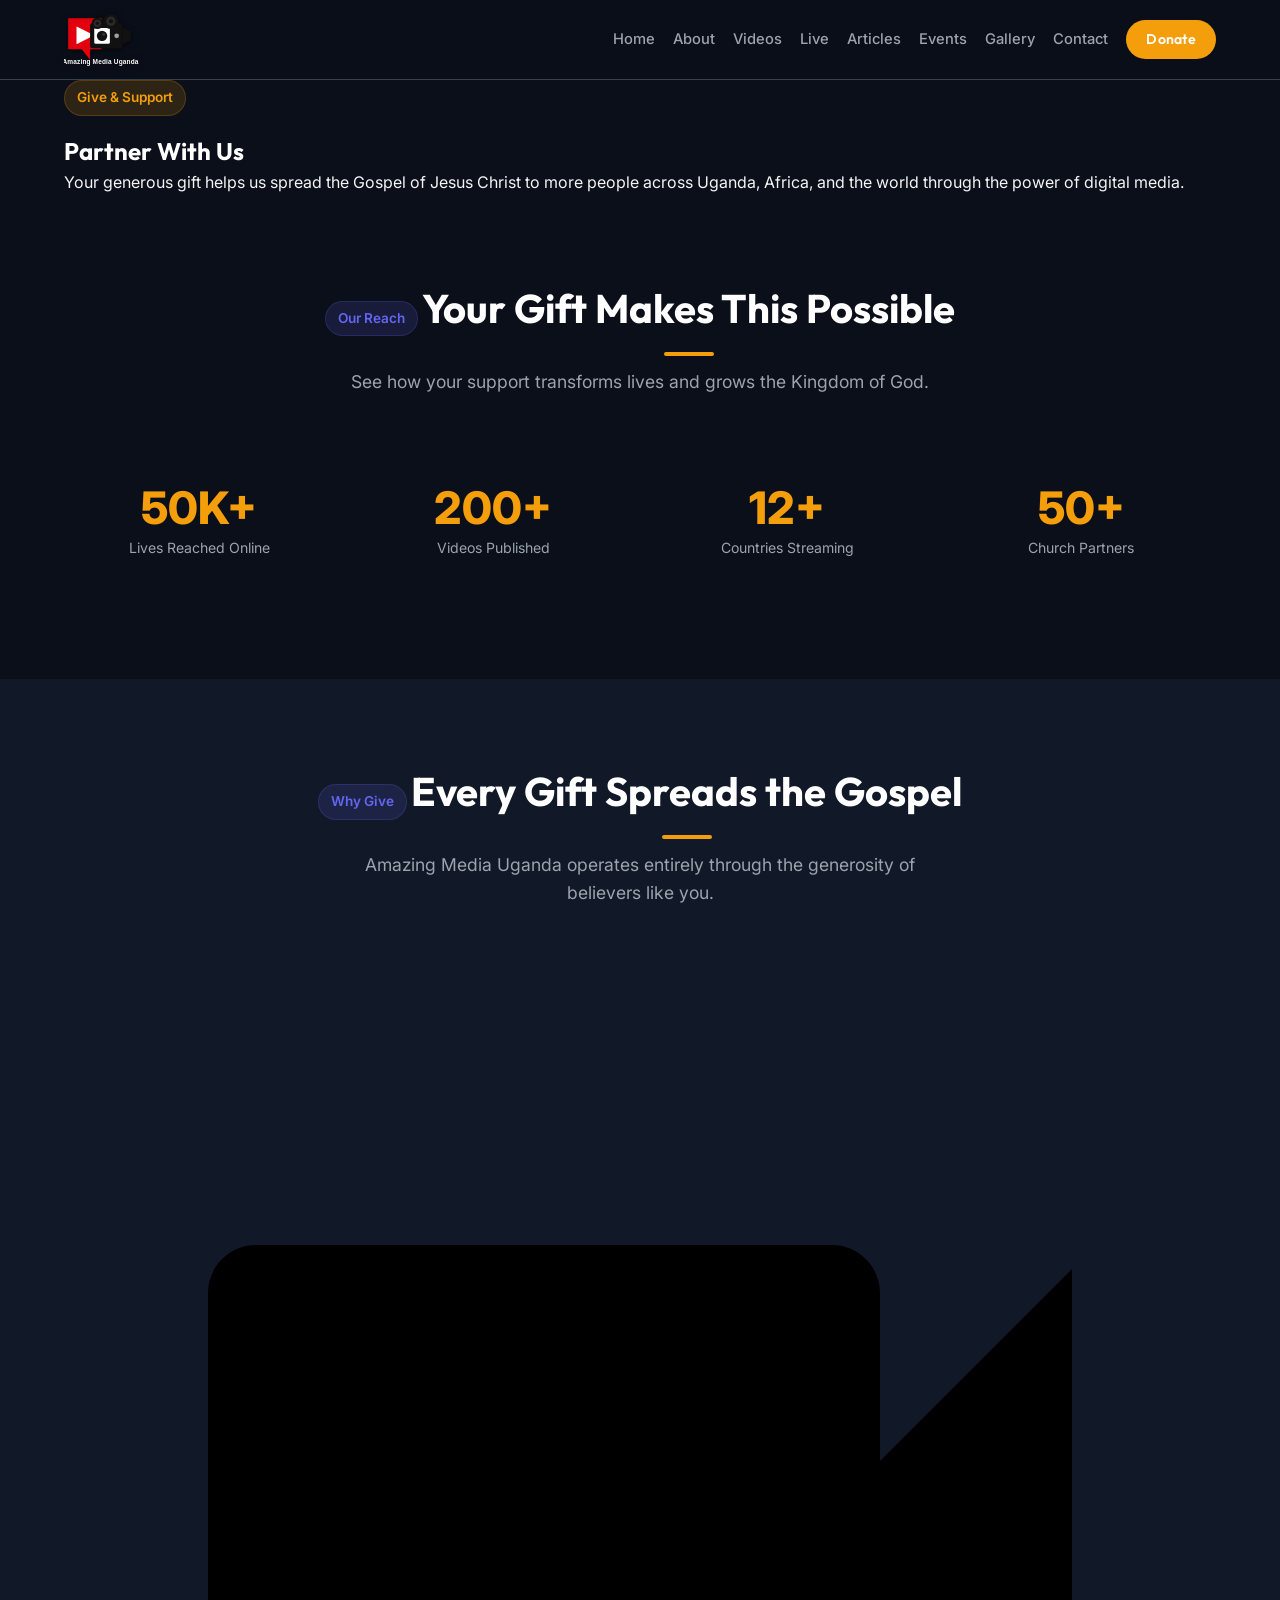
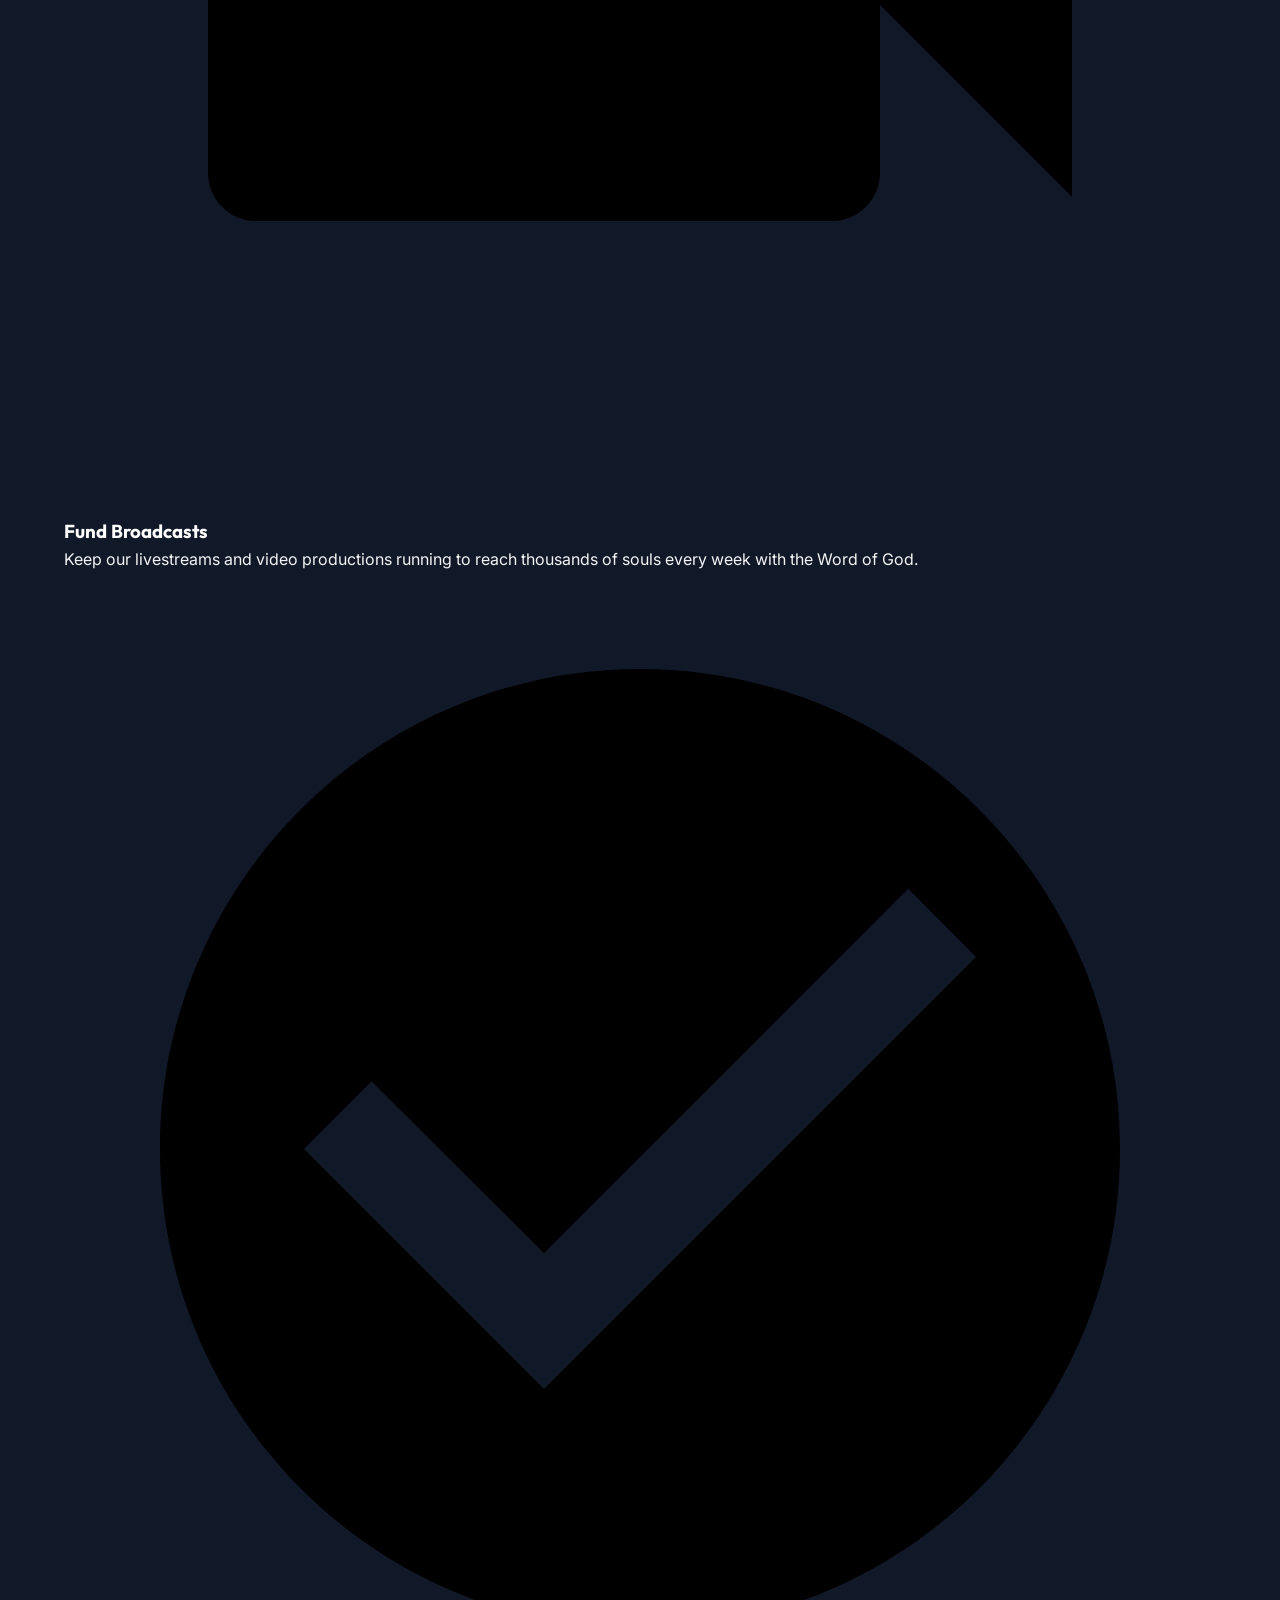
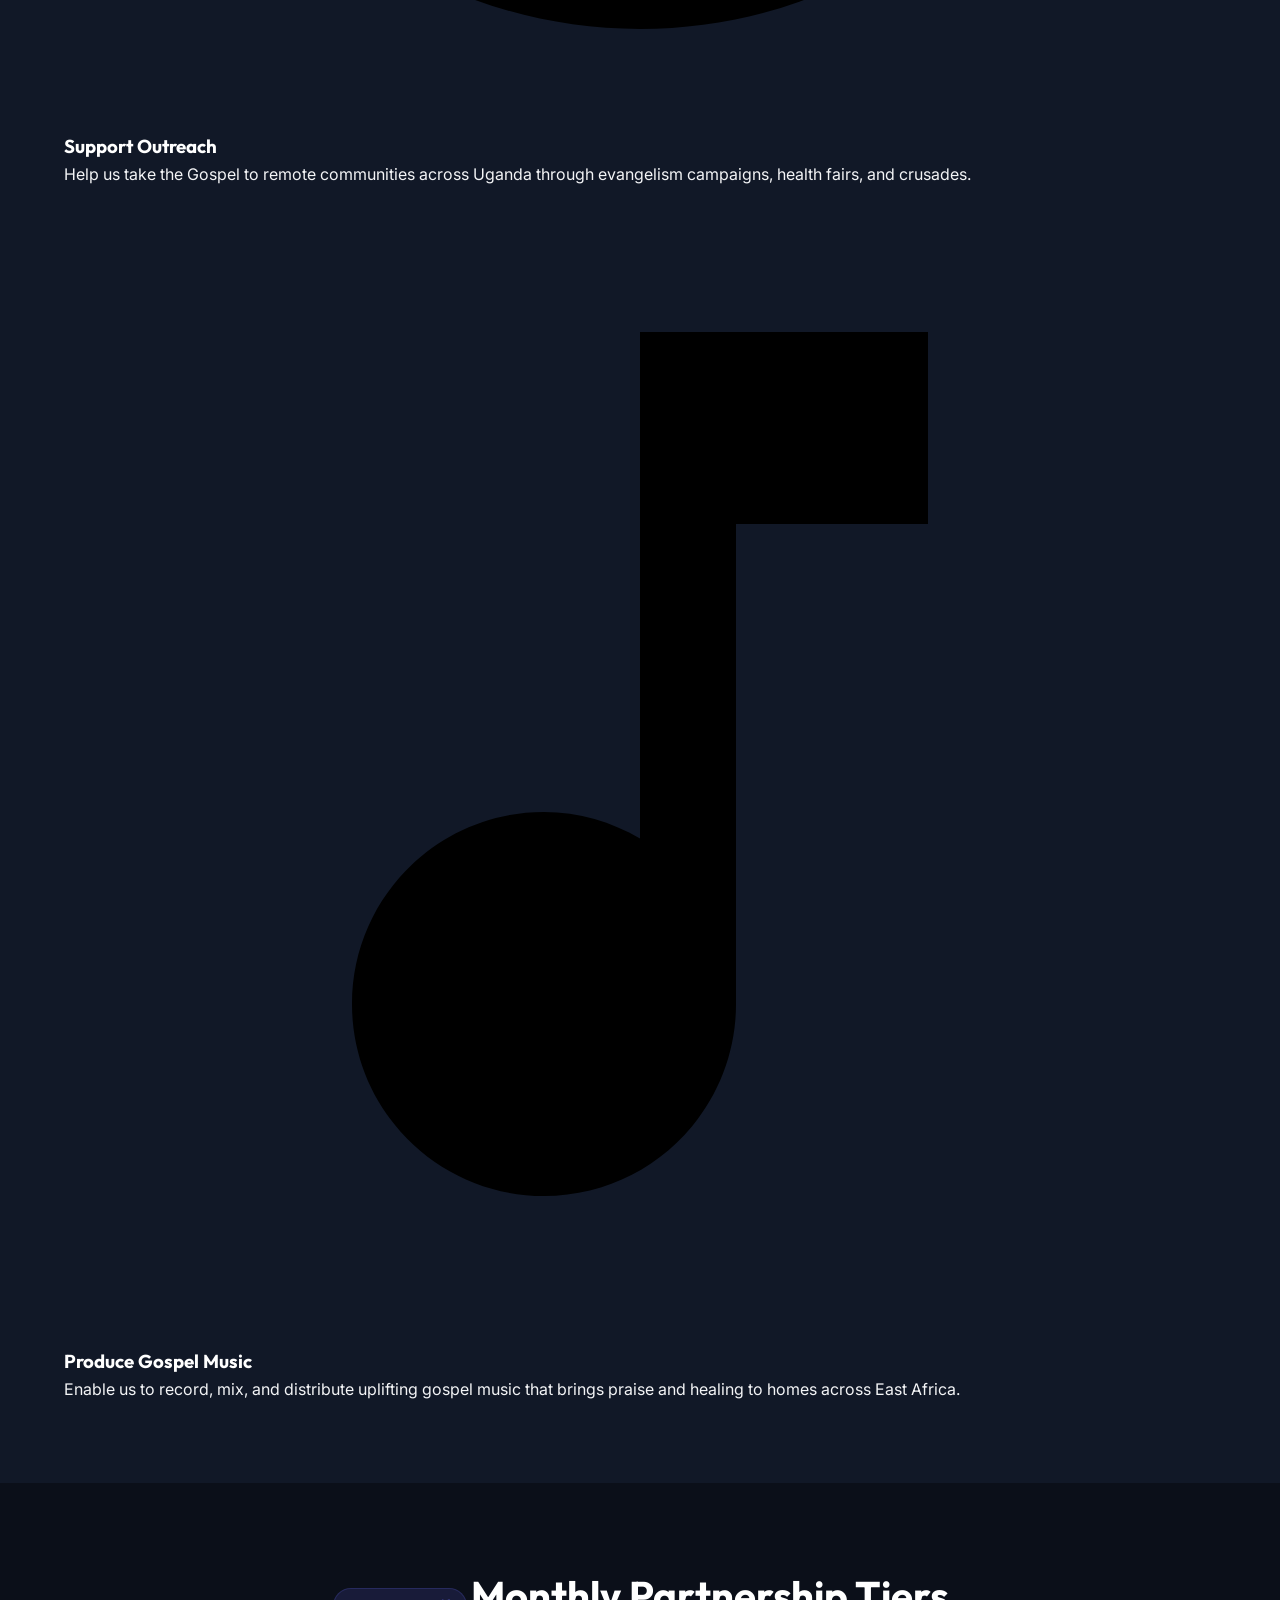
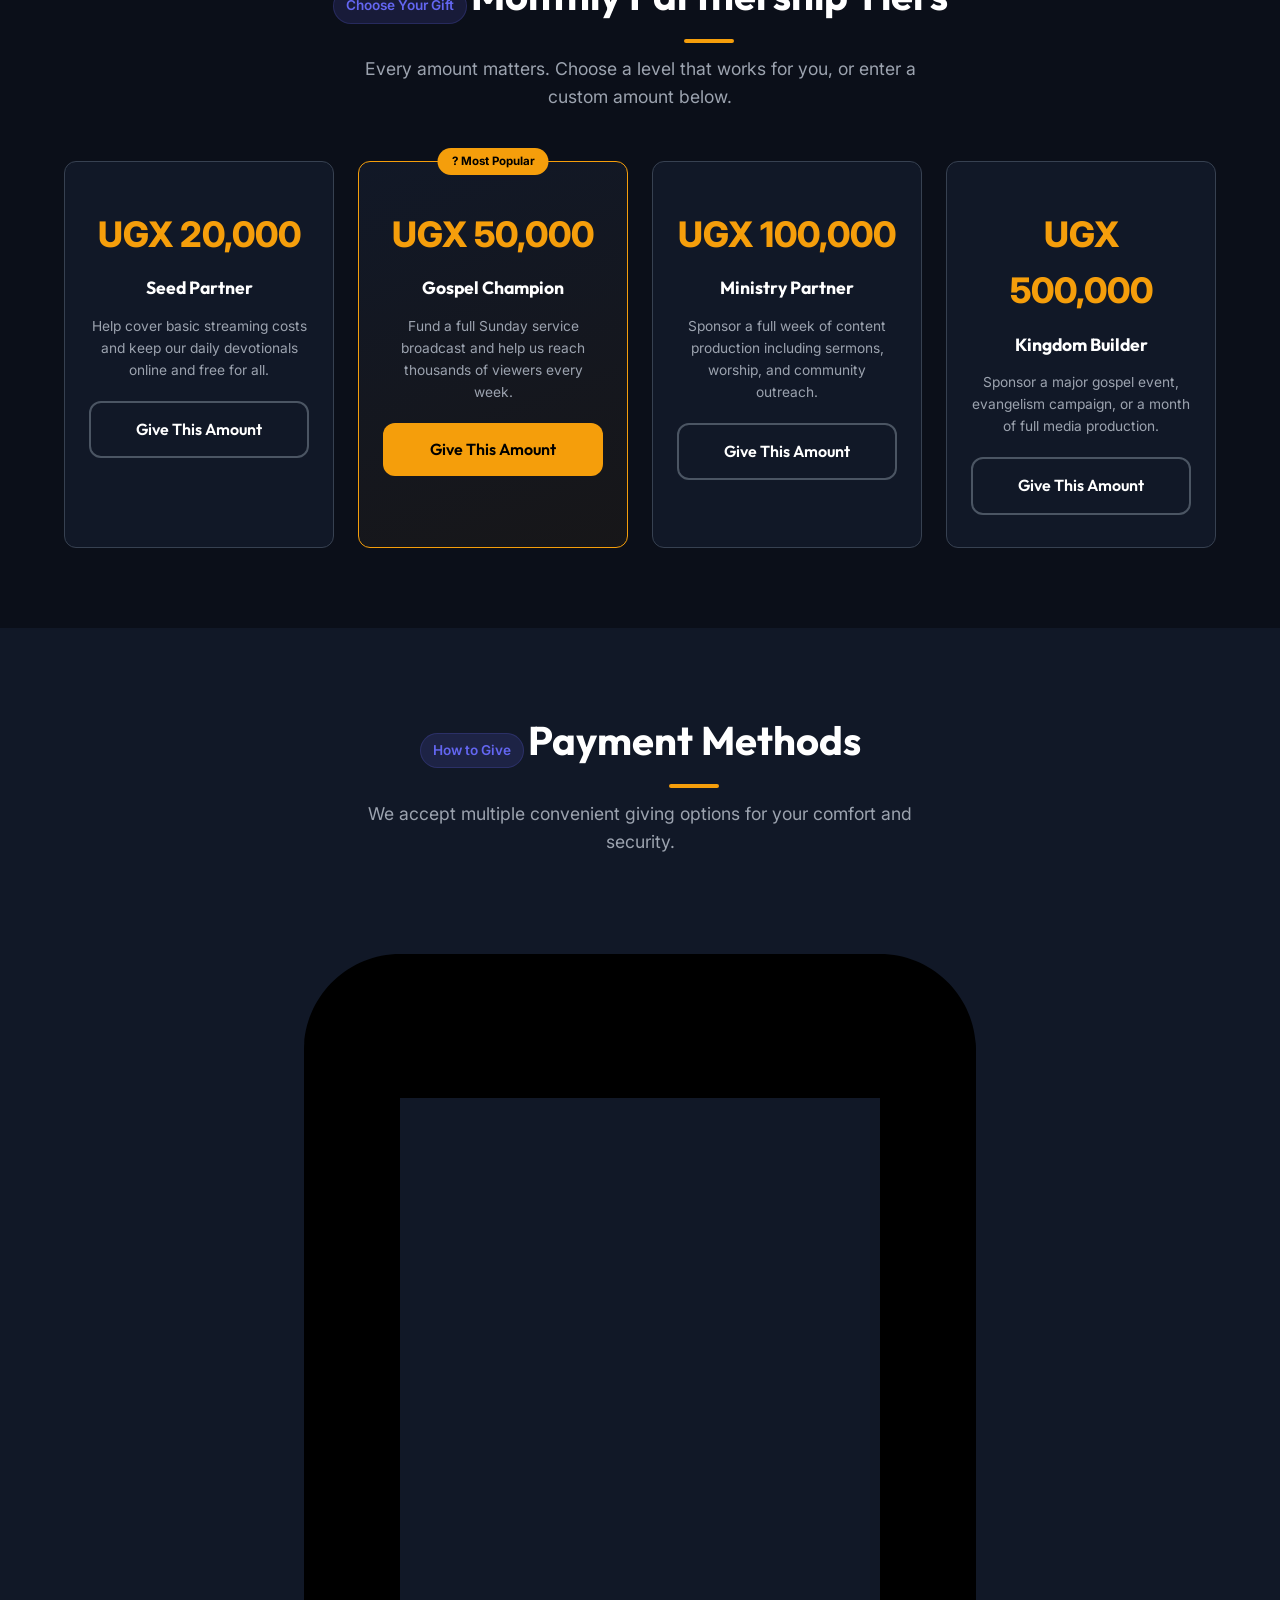
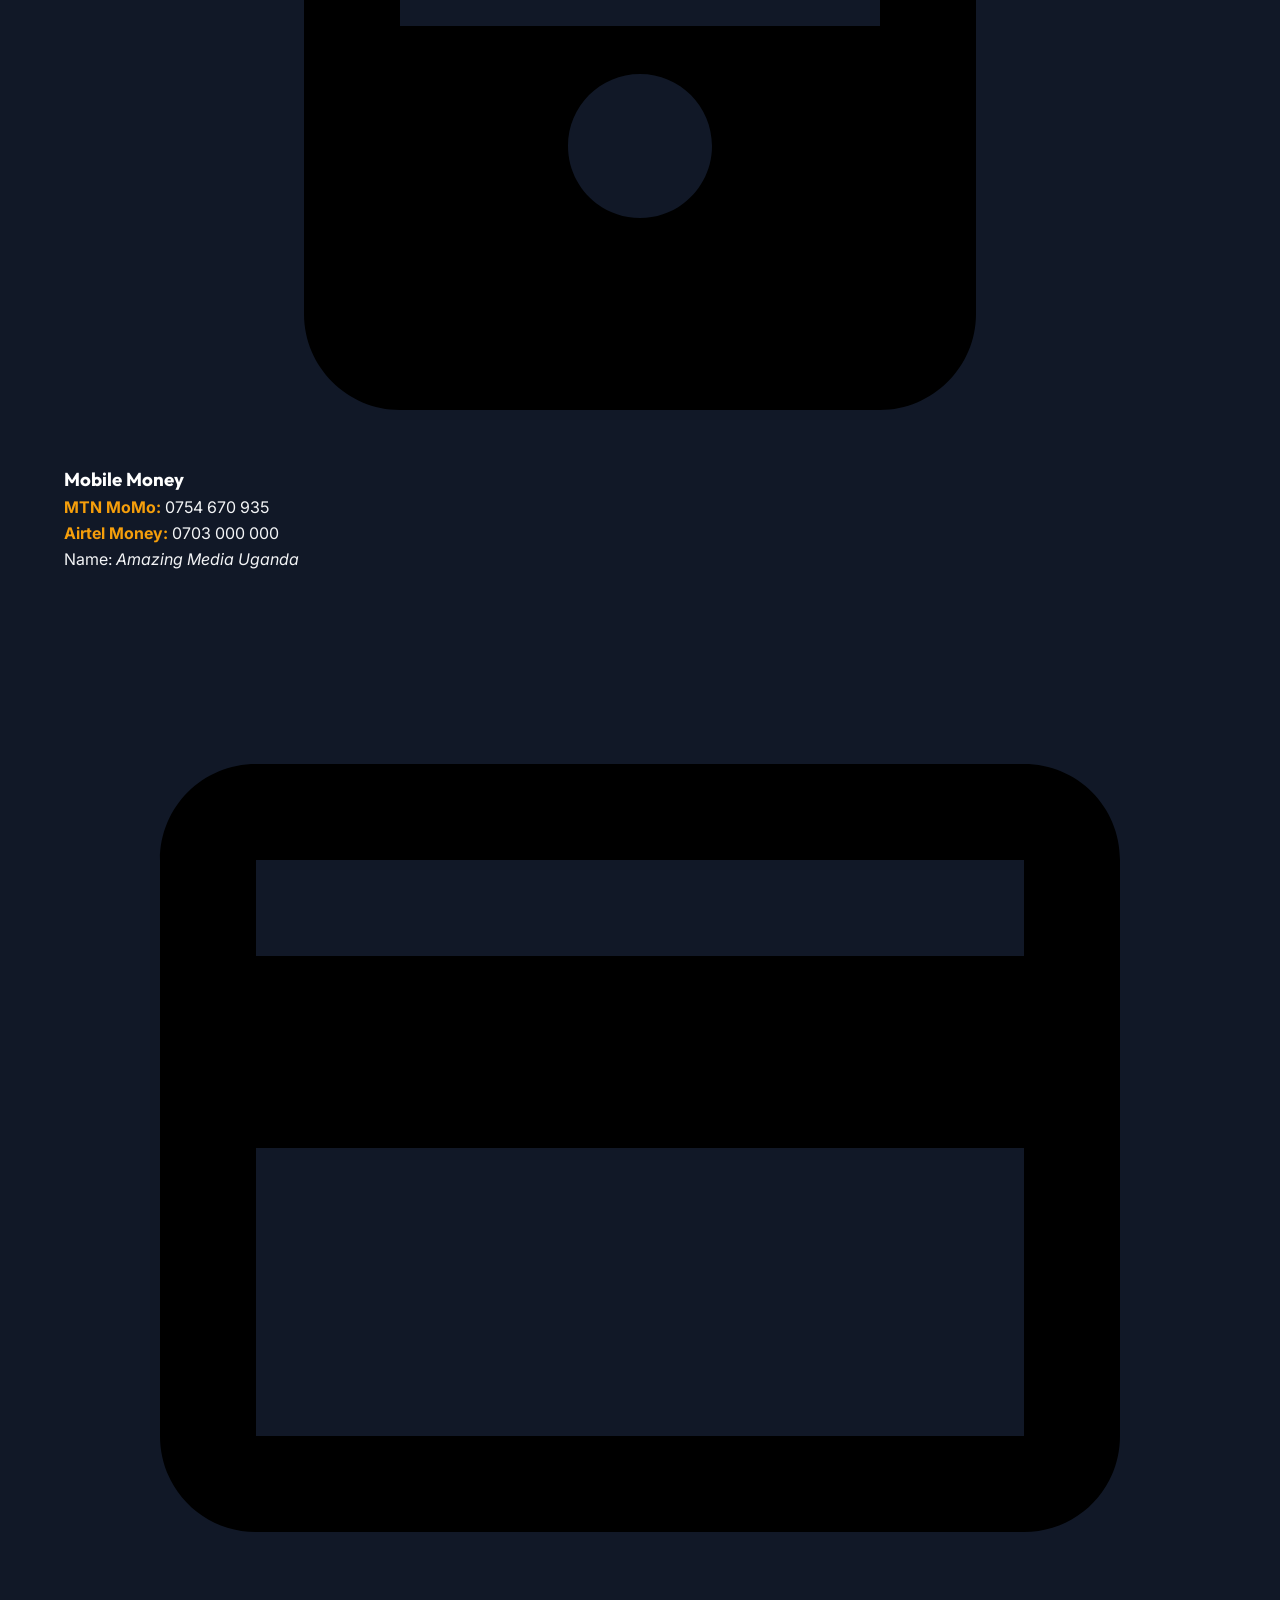
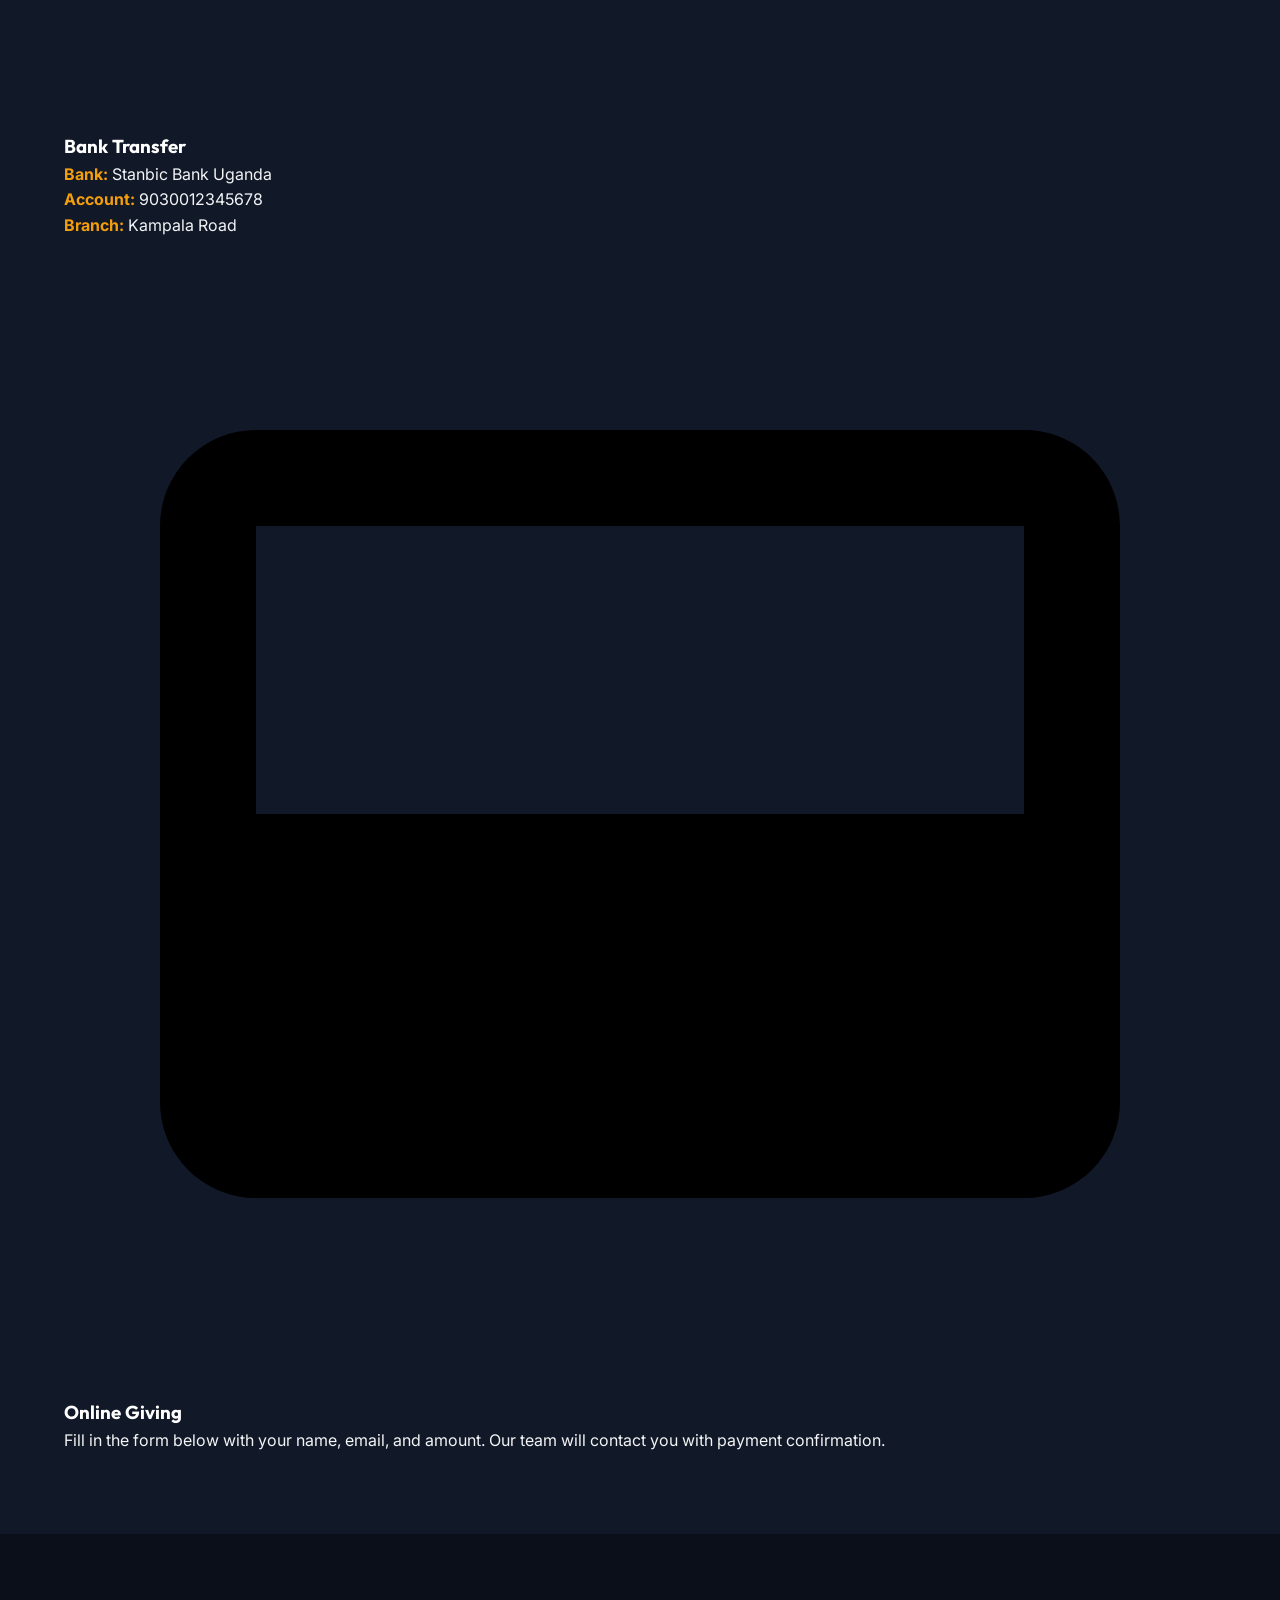
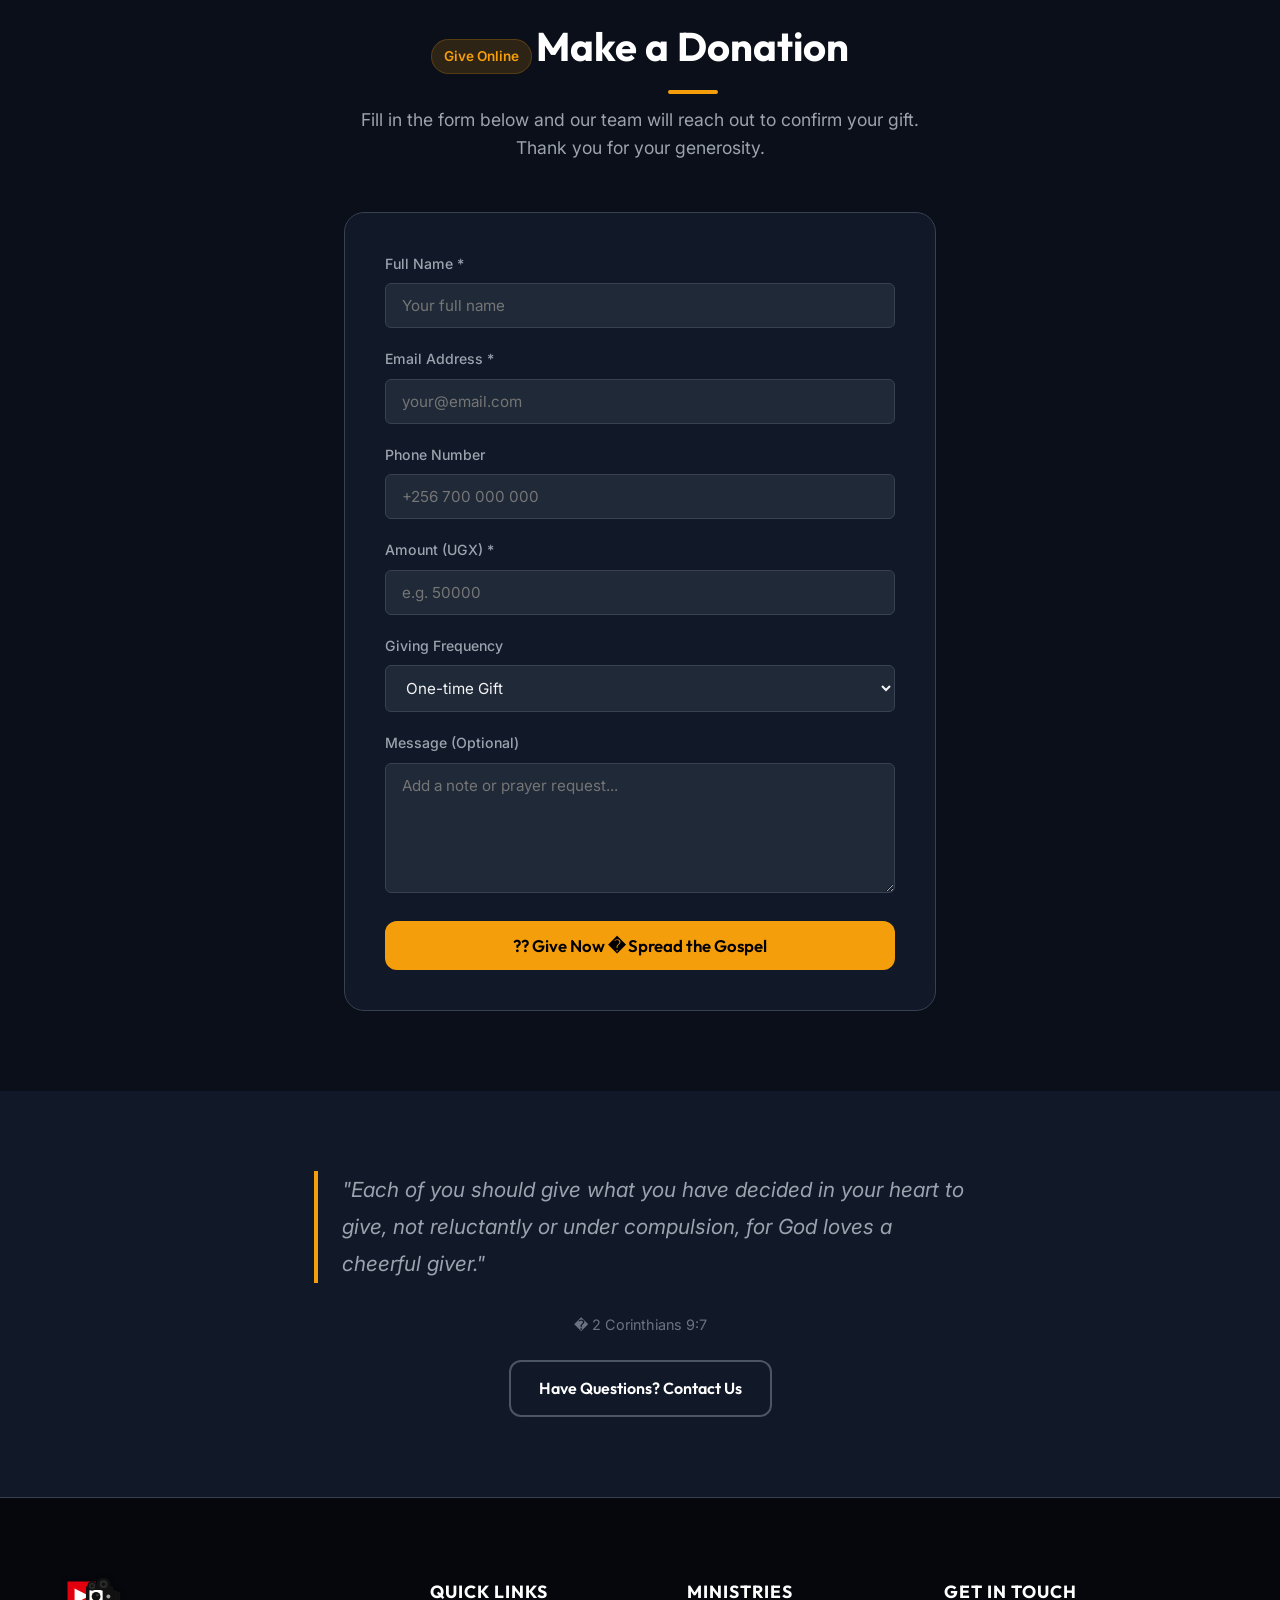
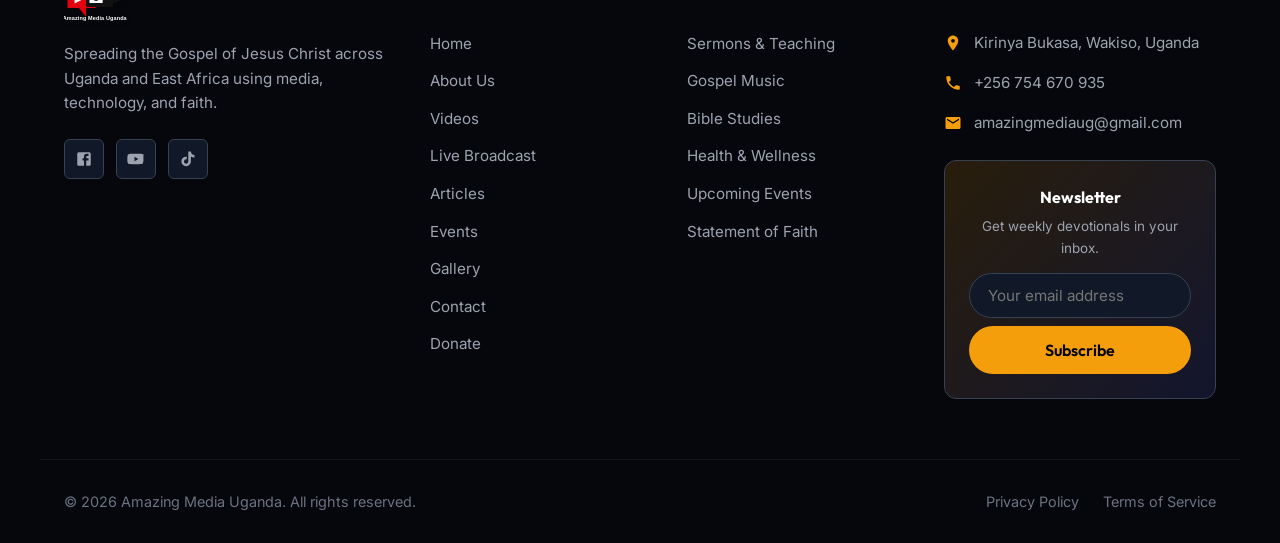
<file: donate.html>
<!DOCTYPE html>
<html lang="en">
<head>
  <meta charset="UTF-8">
  <meta name="viewport" content="width=device-width, initial-scale=1.0">
  <title>Donate & Support | Amazing Media Uganda</title>
  <meta name="description" content="Support Amazing Media Uganda's mission to spread the Gospel of Jesus Christ through digital media. Your gift makes a difference.">
  <link rel="stylesheet" href="assets/css/variables.css">
  <link rel="stylesheet" href="assets/css/style.css">
  <link rel="stylesheet" href="assets/css/components.css">
  <link rel="stylesheet" href="assets/css/responsive.css">
</head>
<body>

  <!-- Header Navigation -->
    <header>
    <div class="container navbar">
      <a href="index.html" class="logo" aria-label="Amazing Media Uganda - Home">
        <img class="logo-img" src="assets/images/logo.svg" alt="Amazing Media Uganda">
      </a>
      <button class="menu-toggle" aria-label="Toggle navigation menu" aria-expanded="false">
        <span></span>
        <span></span>
        <span></span>
      </button>
      <ul class="nav-links">
        <li><a href="index.html">Home</a></li>
        <li><a href="about.html">About</a></li>
        <li><a href="videos.html">Videos</a></li>
        <li><a href="livestream.html">Live</a></li>
        <li><a href="articles.html">Articles</a></li>
        <li><a href="events.html">Events</a></li>
        <li><a href="gallery.html">Gallery</a></li>
        <li><a href="contact.html">Contact</a></li>
        <li><a href="donate.html" class="btn btn-primary active" style="padding: 8px 20px;">Donate</a></li>
      </ul>
    </div>
  </header>

  <!-- Page Header -->
  <section class="page-header">
    <div class="container">
      <span class="badge badge-gold">Give & Support</span>
      <h1>Partner With Us</h1>
      <p>Your generous gift helps us spread the Gospel of Jesus Christ to more people across Uganda, Africa, and the world through the power of digital media.</p>
    </div>
  </section>

  <!-- Impact Stats -->
  <section class="section">
    <div class="container">
      <div class="section-header">
        <span class="badge">Our Reach</span>
        <h2>Your Gift Makes This Possible</h2>
        <p>See how your support transforms lives and grows the Kingdom of God.</p>
      </div>
      <div class="stats-bar">
        <div class="stat-item">
          <div class="stat-number">50K+</div>
          <div class="stat-label">Lives Reached Online</div>
        </div>
        <div class="stat-item">
          <div class="stat-number">200+</div>
          <div class="stat-label">Videos Published</div>
        </div>
        <div class="stat-item">
          <div class="stat-number">12+</div>
          <div class="stat-label">Countries Streaming</div>
        </div>
        <div class="stat-item">
          <div class="stat-number">50+</div>
          <div class="stat-label">Church Partners</div>
        </div>
      </div>
    </div>
  </section>

  <!-- Why Give -->
  <section class="section-alt">
    <div class="container">
      <div class="section-header">
        <span class="badge">Why Give</span>
        <h2>Every Gift Spreads the Gospel</h2>
        <p>Amazing Media Uganda operates entirely through the generosity of believers like you.</p>
      </div>
      <div class="grid-3">
        <div class="value-card">
          <div class="value-icon">
            <svg viewBox="0 0 24 24"><path d="M17 10.5V7c0-.55-.45-1-1-1H4c-.55 0-1 .45-1 1v10c0 .55.45 1 1 1h12c.55 0 1-.45 1-1v-3.5l4 4v-11l-4 4z"/></svg>
          </div>
          <h3>Fund Broadcasts</h3>
          <p>Keep our livestreams and video productions running to reach thousands of souls every week with the Word of God.</p>
        </div>
        <div class="value-card">
          <div class="value-icon">
            <svg viewBox="0 0 24 24"><path d="M12 2C6.48 2 2 6.48 2 12s4.48 10 10 10 10-4.48 10-10S17.52 2 12 2zm-2 15l-5-5 1.41-1.41L10 14.17l7.59-7.59L19 8l-9 9z"/></svg>
          </div>
          <h3>Support Outreach</h3>
          <p>Help us take the Gospel to remote communities across Uganda through evangelism campaigns, health fairs, and crusades.</p>
        </div>
        <div class="value-card">
          <div class="value-icon">
            <svg viewBox="0 0 24 24"><path d="M12 3v10.55c-.59-.34-1.27-.55-2-.55-2.21 0-4 1.79-4 4s1.79 4 4 4 4-1.79 4-4V7h4V3h-6z"/></svg>
          </div>
          <h3>Produce Gospel Music</h3>
          <p>Enable us to record, mix, and distribute uplifting gospel music that brings praise and healing to homes across East Africa.</p>
        </div>
      </div>
    </div>
  </section>

  <!-- Donation Tiers -->
  <section class="section">
    <div class="container">
      <div class="section-header">
        <span class="badge">Choose Your Gift</span>
        <h2>Monthly Partnership Tiers</h2>
        <p>Every amount matters. Choose a level that works for you, or enter a custom amount below.</p>
      </div>
      <div class="donate-grid">
        <div class="donate-tier">
          <div class="amount">UGX <span>20,000</span></div>
          <h4>Seed Partner</h4>
          <p>Help cover basic streaming costs and keep our daily devotionals online and free for all.</p>
          <a href="#donate-form" class="btn btn-secondary" style="width:100%;">Give This Amount</a>
        </div>
        <div class="donate-tier featured">
          <div class="tier-badge">? Most Popular</div>
          <div class="amount">UGX <span>50,000</span></div>
          <h4>Gospel Champion</h4>
          <p>Fund a full Sunday service broadcast and help us reach thousands of viewers every week.</p>
          <a href="#donate-form" class="btn btn-primary" style="width:100%;">Give This Amount</a>
        </div>
        <div class="donate-tier">
          <div class="amount">UGX <span>100,000</span></div>
          <h4>Ministry Partner</h4>
          <p>Sponsor a full week of content production including sermons, worship, and community outreach.</p>
          <a href="#donate-form" class="btn btn-secondary" style="width:100%;">Give This Amount</a>
        </div>
        <div class="donate-tier">
          <div class="amount">UGX <span>500,000</span></div>
          <h4>Kingdom Builder</h4>
          <p>Sponsor a major gospel event, evangelism campaign, or a month of full media production.</p>
          <a href="#donate-form" class="btn btn-secondary" style="width:100%;">Give This Amount</a>
        </div>
      </div>
    </div>
  </section>

  <!-- How to Give -->
  <section class="section-alt">
    <div class="container">
      <div class="section-header">
        <span class="badge">How to Give</span>
        <h2>Payment Methods</h2>
        <p>We accept multiple convenient giving options for your comfort and security.</p>
      </div>
      <div class="grid-3">
        <div class="value-card">
          <div class="value-icon">
            <svg viewBox="0 0 24 24"><path d="M17 1H7C5.9 1 5 1.9 5 3v18c0 1.1.9 2 2 2h10c1.1 0 2-.9 2-2V3c0-1.1-.9-2-2-2zm-5 18c-.83 0-1.5-.67-1.5-1.5S11.17 16 12 16s1.5.67 1.5 1.5S12.83 19 12 19zm5-4H7V4h10v11z"/></svg>
          </div>
          <h3>Mobile Money</h3>
          <p><strong style="color:var(--primary)">MTN MoMo:</strong> 0754 670 935<br>
             <strong style="color:var(--primary)">Airtel Money:</strong> 0703 000 000<br>
             Name: <em>Amazing Media Uganda</em></p>
        </div>
        <div class="value-card">
          <div class="value-icon">
            <svg viewBox="0 0 24 24"><path d="M20 4H4c-1.11 0-2 .89-2 2v12c0 1.11.89 2 2 2h16c1.11 0 2-.89 2-2V6c0-1.11-.89-2-2-2zm0 14H4v-6h16v6zm0-10H4V6h16v2z"/></svg>
          </div>
          <h3>Bank Transfer</h3>
          <p><strong style="color:var(--primary)">Bank:</strong> Stanbic Bank Uganda<br>
             <strong style="color:var(--primary)">Account:</strong> 9030012345678<br>
             <strong style="color:var(--primary)">Branch:</strong> Kampala Road</p>
        </div>
        <div class="value-card">
          <div class="value-icon">
            <svg viewBox="0 0 24 24"><path d="M20 12V6H4v6h16zm0-8c1.11 0 2 .89 2 2v12a2 2 0 0 1-2 2H4a2 2 0 0 1-2-2V6a2 2 0 0 1 2-2h16zm-7 9h2v2h-2v-2zm-4 0h2v2H9v-2z"/></svg>
          </div>
          <h3>Online Giving</h3>
          <p>Fill in the form below with your name, email, and amount. Our team will contact you with payment confirmation.</p>
        </div>
      </div>
    </div>
  </section>

  <!-- Donation Form -->
  <section id="donate-form" class="section">
    <div class="container" style="max-width: 640px;">
      <div class="section-header">
        <span class="badge badge-gold">Give Online</span>
        <h2>Make a Donation</h2>
        <p>Fill in the form below and our team will reach out to confirm your gift. Thank you for your generosity.</p>
      </div>
      <form id="donateForm" action="#" style="background: var(--bg-secondary); padding: 40px; border-radius: var(--radius-lg); border: 1px solid var(--border-color);">
        <div class="form-group">
          <label for="donateName">Full Name *</label>
          <input type="text" id="donateName" placeholder="Your full name" required>
        </div>
        <div class="form-group">
          <label for="donateEmail">Email Address *</label>
          <input type="email" id="donateEmail" placeholder="your@email.com" required>
        </div>
        <div class="form-group">
          <label for="donatePhone">Phone Number</label>
          <input type="tel" id="donatePhone" placeholder="+256 700 000 000">
        </div>
        <div class="form-group">
          <label for="donateAmount">Amount (UGX) *</label>
          <input type="number" id="donateAmount" placeholder="e.g. 50000" min="1000" required>
        </div>
        <div class="form-group">
          <label for="donateFrequency">Giving Frequency</label>
          <select id="donateFrequency">
            <option value="once">One-time Gift</option>
            <option value="monthly">Monthly Partner</option>
            <option value="quarterly">Quarterly</option>
            <option value="annually">Annual Partner</option>
          </select>
        </div>
        <div class="form-group">
          <label for="donateMessage">Message (Optional)</label>
          <textarea id="donateMessage" placeholder="Add a note or prayer request..."></textarea>
        </div>
        <button type="submit" class="btn btn-primary" style="width: 100%; font-size: 1.05rem; padding: 14px;">
          ?? Give Now � Spread the Gospel
        </button>
      </form>
    </div>
  </section>

  <!-- Scripture CTA -->
  <section class="section-alt" style="text-align: center;">
    <div class="container" style="max-width: 700px;">
      <blockquote style="font-size: 1.3rem; font-style: italic; color: var(--text-secondary); line-height: 1.8; border-left: 4px solid var(--primary); padding-left: 24px; text-align: left; margin: 0 auto 30px;">
        "Each of you should give what you have decided in your heart to give, not reluctantly or under compulsion, for God loves a cheerful giver."
      </blockquote>
      <p style="color: var(--text-muted); font-size: 0.9rem; margin-bottom: 24px;">� 2 Corinthians 9:7</p>
      <a href="contact.html" class="btn btn-secondary">Have Questions? Contact Us</a>
    </div>
  </section>

  <!-- Footer -->
  <footer>
    <div class="container footer-grid">
      <div class="footer-brand">
        <a href="index.html" class="logo" aria-label="Amazing Media Uganda - Home"><img class="logo-img" src="assets/images/logo.svg" alt="Amazing Media Uganda"></a>
        <p>Spreading the Gospel of Jesus Christ across Uganda and East Africa using media, technology, and faith.</p>
        <div class="social-links">
          <a href="https://www.facebook.com/AmazingMediaUgOfficial" class="social-icon" aria-label="Facebook" target="_blank" rel="noopener noreferrer">
            <svg viewBox="0 0 24 24"><path d="M5 3h14a2 2 0 0 1 2 2v14a2 2 0 0 1-2 2H5a2 2 0 0 1-2-2V5a2 2 0 0 1 2-2m13 2h-2.5A3.5 3.5 0 0 0 12 8.5V11h-2v3h2v7h3v-7h3v-3h-3V9a1 1 0 0 1 1-1h2V5z"/></svg>
          </a>
          <a href="https://www.youtube.com/c/AmazingMediaUganda" class="social-icon" aria-label="YouTube" target="_blank" rel="noopener noreferrer">
            <svg viewBox="0 0 24 24"><path d="M10 15l5.19-3L10 9v6m11.56-7.83c.13.47.22 1.1.28 1.9.07.8.1 1.49.1 2.06v1.74c0 .57-.03 1.26-.1 2.06-.06.8-.15 1.43-.28 1.9-.17.6-.47 1.05-.87 1.37-.4.32-.93.52-1.6.61-.8.1-1.89.16-3.27.18-1.38.03-2.65.04-3.82.04h-1.6c-1.17 0-2.44-.01-3.82-.04-1.38-.02-2.47-.08-3.27-.18-.67-.09-1.2-.29-1.6-.61-.4-.32-.7-.77-.87-1.37-.13-.47-.22-1.1-.28-1.9-.06-.8-.1-1.49-.1-2.06v-1.74c0-.57.04-1.26.1-2.06.06-.8.15-1.43.28-1.9.17-.6.47-1.05.87-1.37.4-.32.93-.52 1.6-.61.8-.1 1.89-.16 3.27-.18C8.94 5.03 10.21 5 11.38 5h1.6c1.17 0 2.44.01 3.82.04 1.38.02 2.47.08 3.27.18.67.09 1.2.29 1.6.61.4.32.7.77.87 1.37z"/></svg>
          </a>
          <a href="#" class="social-icon" aria-label="TikTok" target="_blank" rel="noopener noreferrer">
            <svg viewBox="0 0 24 24"><path d="M19.59 6.69a4.83 4.83 0 01-3.77-4.25V2h-3.45v13.67a2.89 2.89 0 01-2.88 2.5 2.89 2.89 0 01-2.89-2.89 2.89 2.89 0 012.89-2.89c.28 0 .54.04.79.1V9.01a6.33 6.33 0 00-.79-.05 6.34 6.34 0 00-6.34 6.34 6.34 6.34 0 006.34 6.34 6.34 6.34 0 006.33-6.34V8.69a8.18 8.18 0 004.77 1.52V6.76a4.85 4.85 0 01-1-.07z"/></svg>
          </a>
        </div>
      </div>
      <div class="footer-nav">
        <h4>Quick Links</h4>
        <ul class="footer-links">
          <li><a href="index.html">Home</a></li>
          <li><a href="about.html">About Us</a></li>
          <li><a href="videos.html">Videos</a></li>
          <li><a href="livestream.html">Live Broadcast</a></li>
          <li><a href="articles.html">Articles</a></li>
          <li><a href="events.html">Events</a></li>
          <li><a href="gallery.html">Gallery</a></li>
          <li><a href="contact.html">Contact</a></li>
          <li><a href="donate.html">Donate</a></li>
        </ul>
      </div>
      <div class="footer-nav">
        <h4>Ministries</h4>
        <ul class="footer-links">
          <li><a href="videos.html?cat=sermon">Sermons & Teaching</a></li>
          <li><a href="videos.html?cat=worship">Gospel Music</a></li>
          <li><a href="videos.html?cat=bible-study">Bible Studies</a></li>
          <li><a href="videos.html?cat=health">Health & Wellness</a></li>
          <li><a href="events.html">Upcoming Events</a></li>
          <li><a href="about.html">Statement of Faith</a></li>
        </ul>
      </div>
      <div class="footer-contact">
        <h4>Get In Touch</h4>
        <ul class="footer-contact-info">
          <li>
            <svg viewBox="0 0 24 24"><path d="M12 2C8.13 2 5 5.13 5 9c0 5.25 7 13 7 13s7-7.75 7-13c0-3.87-3.13-7-7-7zm0 9.5c-1.38 0-2.5-1.12-2.5-2.5s1.12-2.5 2.5-2.5 2.5 1.12 2.5 2.5-1.12 2.5-2.5 2.5z"/></svg>
            Kirinya Bukasa, Wakiso, Uganda
          </li>
          <li>
            <svg viewBox="0 0 24 24"><path d="M6.62 10.79c1.44 2.83 3.76 5.14 6.59 6.59l2.2-2.2c.27-.27.67-.36 1.02-.24 1.12.37 2.33.57 3.57.57.55 0 1 .45 1 1V20c0 .55-.45 1-1 1-9.39 0-17-7.61-17-17 0-.55.45-1 1-1h3.5c.55 0 1 .45 1 1 0 1.25.2 2.45.57 3.57.11.35.03.74-.25 1.02l-2.2 2.2z"/></svg>
            +256 754 670 935
          </li>
          <li>
            <svg viewBox="0 0 24 24"><path d="M20 4H4c-1.1 0-1.99.9-1.99 2L2 18c0 1.1.9 2 2 2h16c1.1 0 2-.9 2-2V6c0-1.1-.9-2-2-2zm0 4l-8 5-8-5V6l8 5 8-5v2z"/></svg>
            amazingmediaug@gmail.com
          </li>
        </ul>
        <div class="newsletter-strip" style="margin-top: 24px; padding: 24px; border-radius: var(--radius-md);">
          <h3 style="font-size: 1rem; margin-bottom: 6px;">Newsletter</h3>
          <p style="font-size: 0.84rem; margin-bottom: 14px;">Get weekly devotionals in your inbox.</p>
          <form class="newsletter-form" action="#" style="flex-direction: column; gap: 8px;">
            <input type="email" placeholder="Your email address" required>
            <button type="submit" class="btn btn-primary" style="border-radius: var(--radius-full);">Subscribe</button>
          </form>
        </div>
      </div>
    </div>
    <div class="container footer-bottom">
      <p>&copy; 2026 Amazing Media Uganda. All rights reserved.</p>
      <div class="footer-bottom-links">
        <a href="#">Privacy Policy</a>
        <a href="#">Terms of Service</a>
      </div>
    </div>
  </footer>

  <script src="assets/js/menu.js"></script>
  <script src="assets/js/form.js"></script>
  <script src="assets/js/main.js"></script>
</body>
</html>
</file>
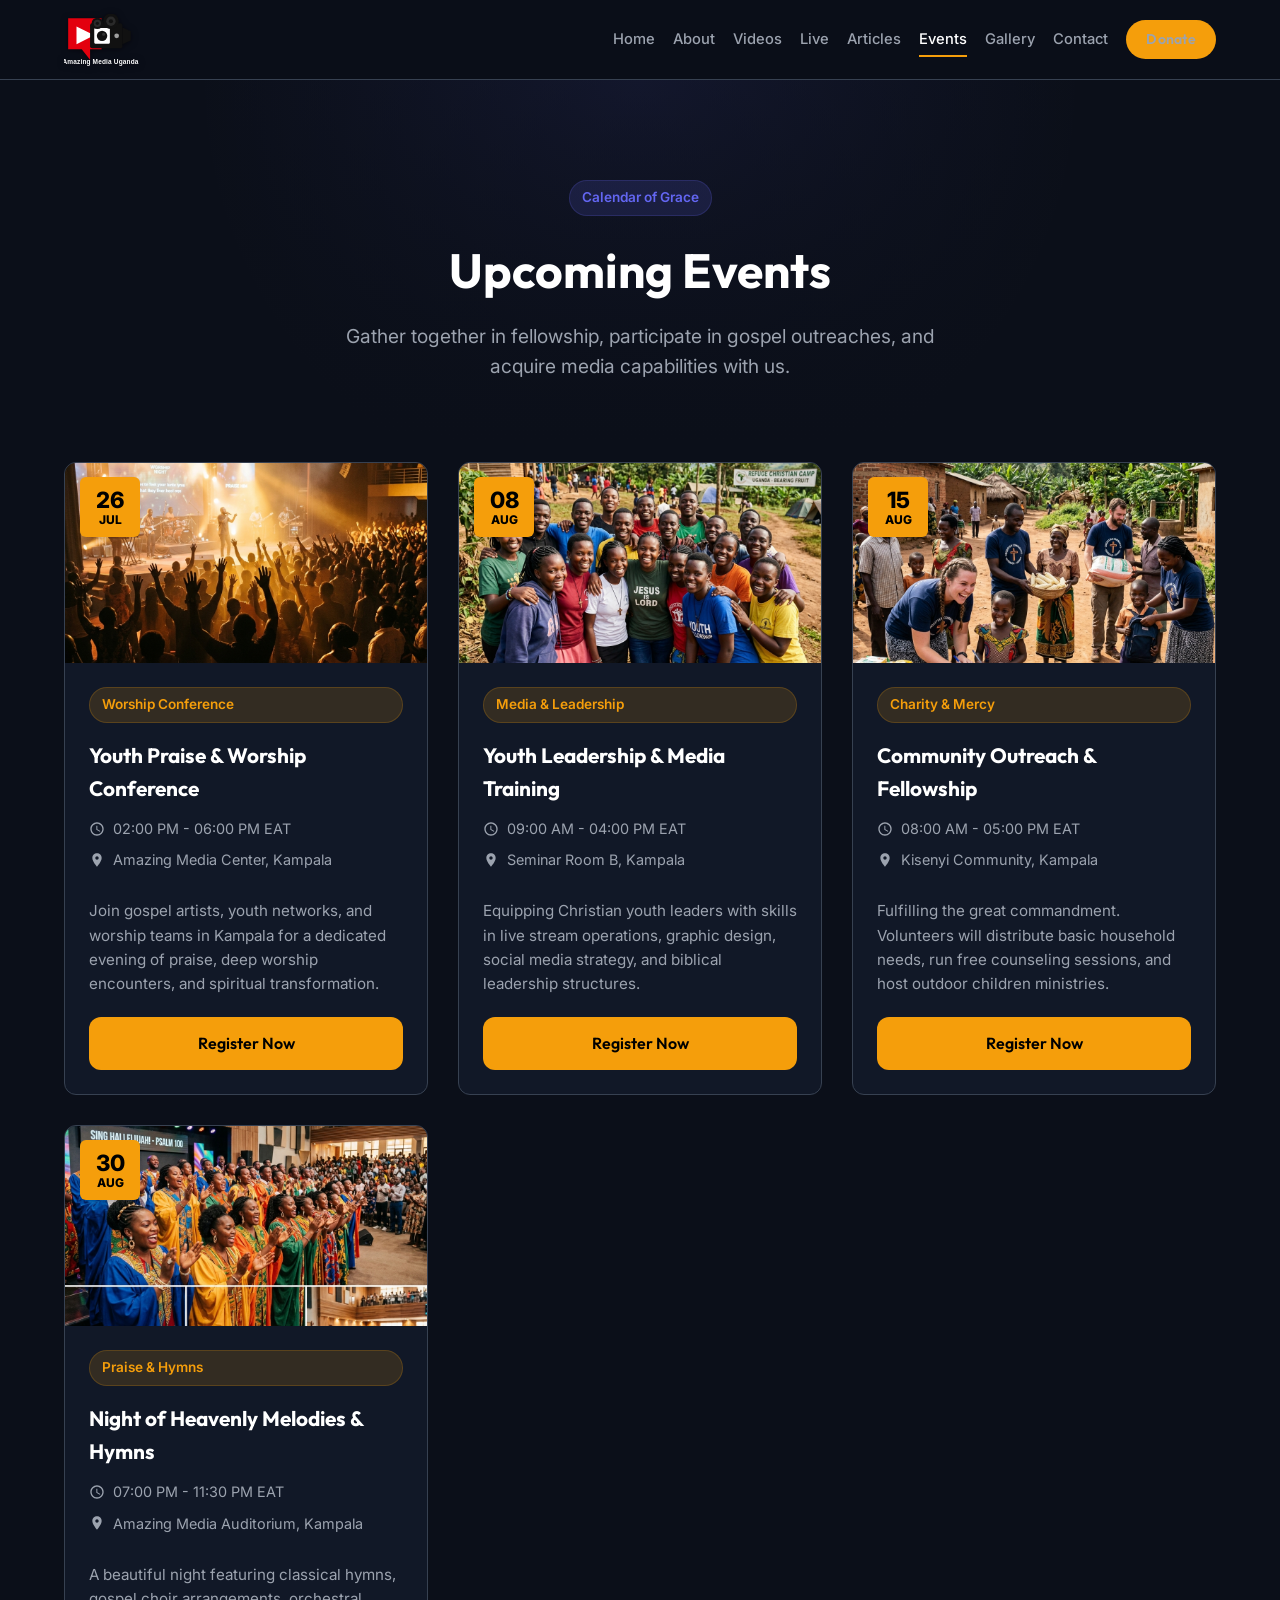
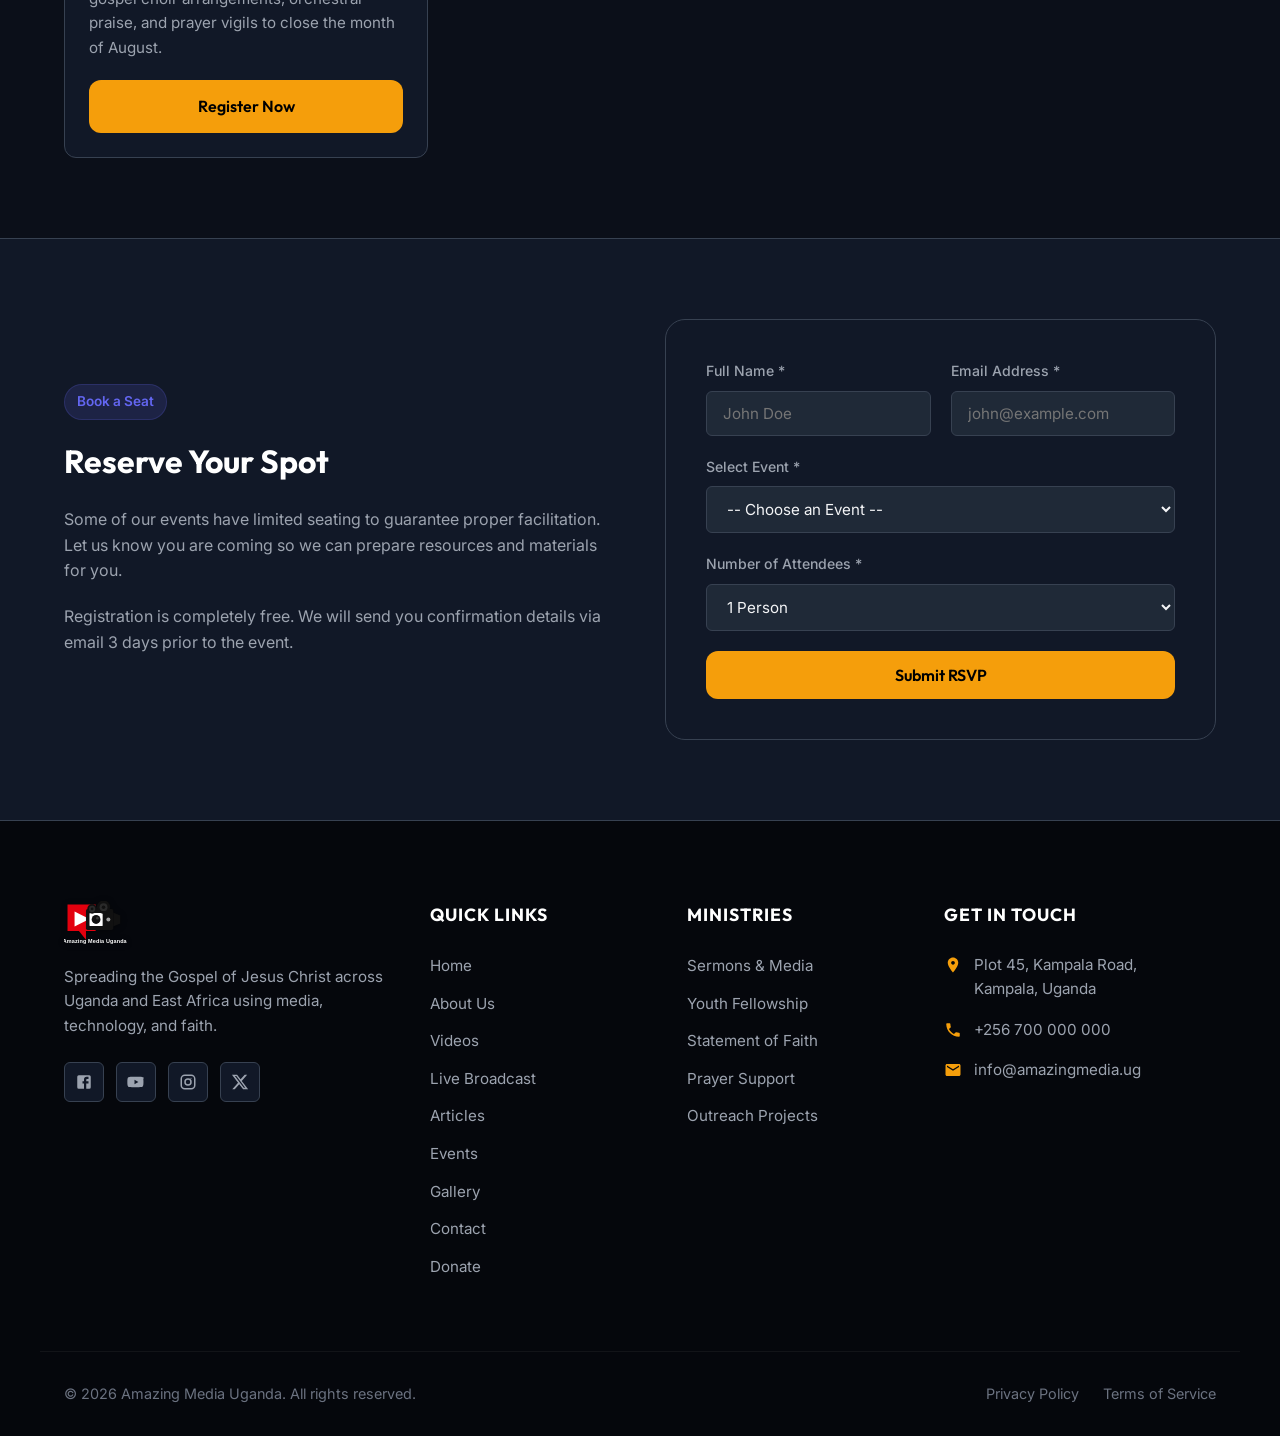
<file: events.html>
<!DOCTYPE html>
<html lang="en">
<head>
  <meta charset="UTF-8">
  <meta name="viewport" content="width=device-width, initial-scale=1.0">
  <title>Upcoming Events | Amazing Media Uganda</title>
  <meta name="description" content="Check our upcoming events calendar, including youth conferences, media workshops, community charity work, and praise services.">
  
  <!-- CSS Stylesheets -->
  <link rel="stylesheet" href="assets/css/variables.css">
  <link rel="stylesheet" href="assets/css/style.css">
  <link rel="stylesheet" href="assets/css/components.css">
  <link rel="stylesheet" href="assets/css/responsive.css">
  <style>
    .page-header {
      padding: 100px 0 60px 0;
      background: linear-gradient(180deg, rgba(11, 15, 25, 0.4) 0%, var(--bg-primary) 100%),
                  radial-gradient(circle at 50% 0%, rgba(99, 102, 241, 0.15) 0%, transparent 60%);
      text-align: center;
    }
    
    .page-header h1 {
      font-size: 3rem;
      margin-bottom: 12px;
    }
    
    .page-header p {
      color: var(--text-secondary);
      font-size: 1.2rem;
      max-width: 600px;
      margin: 0 auto;
    }
    
    .rsvp-section {
      background-color: var(--bg-secondary);
      border-top: 1px solid var(--border-color);
      padding: 80px 0;
    }
    
    .rsvp-grid {
      display: grid;
      grid-template-columns: 1fr 1fr;
      gap: 50px;
      align-items: center;
    }
    
    .rsvp-text h3 {
      font-size: 2rem;
      margin-bottom: 20px;
    }
    
    .rsvp-text p {
      color: var(--text-secondary);
      margin-bottom: 20px;
    }
    
    @media screen and (max-width: 900px) {
      .rsvp-grid {
        grid-template-columns: 1fr;
        gap: 40px;
      }
    }
  </style>
</head>
<body>

  <!-- Header Navigation -->
    <header>
    <div class="container navbar">
      <a href="index.html" class="logo" aria-label="Amazing Media Uganda - Home">
        <img class="logo-img" src="assets/images/logo.svg" alt="Amazing Media Uganda">
      </a>
      <button class="menu-toggle" aria-label="Toggle navigation menu" aria-expanded="false">
        <span></span>
        <span></span>
        <span></span>
      </button>
      <ul class="nav-links">
        <li><a href="index.html">Home</a></li>
        <li><a href="about.html">About</a></li>
        <li><a href="videos.html">Videos</a></li>
        <li><a href="livestream.html">Live</a></li>
        <li><a href="articles.html">Articles</a></li>
        <li><a href="events.html" class="active">Events</a></li>
        <li><a href="gallery.html">Gallery</a></li>
        <li><a href="contact.html">Contact</a></li>
        <li><a href="donate.html" class="btn btn-primary" style="padding: 8px 20px;">Donate</a></li>
      </ul>
    </div>
  </header>

  <!-- Page Header -->
  <section class="page-header">
    <div class="container">
      <span class="badge">Calendar of Grace</span>
      <h1>Upcoming Events</h1>
      <p>Gather together in fellowship, participate in gospel outreaches, and acquire media capabilities with us.</p>
    </div>
  </section>

  <!-- Events List Section -->
  <section class="section" style="padding-top: 20px;">
    <div class="container">
      <div class="events-list">
        <!-- Event 1 -->
        <div class="event-card">
          <div class="event-image-wrapper">
            <img class="event-image" src="assets/images/worship_night.png" alt="Worship Celebration">
            <div class="event-date-badge">
              <span class="event-date-day">26</span>
              <span class="event-date-month">Jul</span>
            </div>
          </div>
          <div class="event-info">
            <span class="badge badge-gold">Worship Conference</span>
            <h3>Youth Praise & Worship Conference</h3>
            <ul class="event-details-meta">
              <li>
                <svg viewBox="0 0 24 24"><path d="M11.99 2C6.47 2 2 6.48 2 12s4.47 10 9.99 10C17.52 22 22 17.52 22 12S17.52 2 11.99 2zM12 20c-4.42 0-8-3.58-8-8s3.58-8 8-8 8 3.58 8 8-3.58 8-8 8zm.5-13H11v6l5.25 3.15.75-1.23-4.5-2.67z"/></svg>
                02:00 PM - 06:00 PM EAT
              </li>
              <li>
                <svg viewBox="0 0 24 24"><path d="M12 2C8.13 2 5 5.13 5 9c0 5.25 7 13 7 13s7-7.75 7-13c0-3.87-3.13-7-7-7zm0 9.5c-1.38 0-2.5-1.12-2.5-2.5s1.12-2.5 2.5-2.5 2.5 1.12 2.5 2.5-1.12 2.5-2.5 2.5z"/></svg>
                Amazing Media Center, Kampala
              </li>
            </ul>
            <p class="event-desc">Join gospel artists, youth networks, and worship teams in Kampala for a dedicated evening of praise, deep worship encounters, and spiritual transformation.</p>
            <a href="#rsvpFormSection" class="btn btn-primary rsvp-trigger" data-event-name="Youth Praise & Worship Conference">Register Now</a>
          </div>
        </div>

        <!-- Event 2 -->
        <div class="event-card">
          <div class="event-image-wrapper">
            <img class="event-image" src="assets/images/youth_gathering.png" alt="Youth Gathering">
            <div class="event-date-badge">
              <span class="event-date-day">08</span>
              <span class="event-date-month">Aug</span>
            </div>
          </div>
          <div class="event-info">
            <span class="badge badge-gold">Media & Leadership</span>
            <h3>Youth Leadership & Media Training</h3>
            <ul class="event-details-meta">
              <li>
                <svg viewBox="0 0 24 24"><path d="M11.99 2C6.47 2 2 6.48 2 12s4.47 10 9.99 10C17.52 22 22 17.52 22 12S17.52 2 11.99 2zM12 20c-4.42 0-8-3.58-8-8s3.58-8 8-8 8 3.58 8 8-3.58 8-8 8zm.5-13H11v6l5.25 3.15.75-1.23-4.5-2.67z"/></svg>
                09:00 AM - 04:00 PM EAT
              </li>
              <li>
                <svg viewBox="0 0 24 24"><path d="M12 2C8.13 2 5 5.13 5 9c0 5.25 7 13 7 13s7-7.75 7-13c0-3.87-3.13-7-7-7zm0 9.5c-1.38 0-2.5-1.12-2.5-2.5s1.12-2.5 2.5-2.5 2.5 1.12 2.5 2.5-1.12 2.5-2.5 2.5z"/></svg>
                Seminar Room B, Kampala
              </li>
            </ul>
            <p class="event-desc">Equipping Christian youth leaders with skills in live stream operations, graphic design, social media strategy, and biblical leadership structures.</p>
            <a href="#rsvpFormSection" class="btn btn-primary rsvp-trigger" data-event-name="Youth Leadership & Media Training">Register Now</a>
          </div>
        </div>

        <!-- Event 3 -->
        <div class="event-card">
          <div class="event-image-wrapper">
            <img class="event-image" src="assets/images/community_outreach.png" alt="Community Charity">
            <div class="event-date-badge">
              <span class="event-date-day">15</span>
              <span class="event-date-month">Aug</span>
            </div>
          </div>
          <div class="event-info">
            <span class="badge badge-gold">Charity & Mercy</span>
            <h3>Community Outreach & Fellowship</h3>
            <ul class="event-details-meta">
              <li>
                <svg viewBox="0 0 24 24"><path d="M11.99 2C6.47 2 2 6.48 2 12s4.47 10 9.99 10C17.52 22 22 17.52 22 12S17.52 2 11.99 2zM12 20c-4.42 0-8-3.58-8-8s3.58-8 8-8 8 3.58 8 8-3.58 8-8 8zm.5-13H11v6l5.25 3.15.75-1.23-4.5-2.67z"/></svg>
                08:00 AM - 05:00 PM EAT
              </li>
              <li>
                <svg viewBox="0 0 24 24"><path d="M12 2C8.13 2 5 5.13 5 9c0 5.25 7 13 7 13s7-7.75 7-13c0-3.87-3.13-7-7-7zm0 9.5c-1.38 0-2.5-1.12-2.5-2.5s1.12-2.5 2.5-2.5 2.5 1.12 2.5 2.5-1.12 2.5-2.5 2.5z"/></svg>
                Kisenyi Community, Kampala
              </li>
            </ul>
            <p class="event-desc">Fulfilling the great commandment. Volunteers will distribute basic household needs, run free counseling sessions, and host outdoor children ministries.</p>
            <a href="#rsvpFormSection" class="btn btn-primary rsvp-trigger" data-event-name="Community Outreach & Fellowship">Register Now</a>
          </div>
        </div>

        <!-- Event 4 -->
        <div class="event-card">
          <div class="event-image-wrapper">
            <img class="event-image" src="assets/images/choir_singing.png" alt="Choir Praise Night">
            <div class="event-date-badge">
              <span class="event-date-day">30</span>
              <span class="event-date-month">Aug</span>
            </div>
          </div>
          <div class="event-info">
            <span class="badge badge-gold">Praise & Hymns</span>
            <h3>Night of Heavenly Melodies & Hymns</h3>
            <ul class="event-details-meta">
              <li>
                <svg viewBox="0 0 24 24"><path d="M11.99 2C6.47 2 2 6.48 2 12s4.47 10 9.99 10C17.52 22 22 17.52 22 12S17.52 2 11.99 2zM12 20c-4.42 0-8-3.58-8-8s3.58-8 8-8 8 3.58 8 8-3.58 8-8 8zm.5-13H11v6l5.25 3.15.75-1.23-4.5-2.67z"/></svg>
                07:00 PM - 11:30 PM EAT
              </li>
              <li>
                <svg viewBox="0 0 24 24"><path d="M12 2C8.13 2 5 5.13 5 9c0 5.25 7 13 7 13s7-7.75 7-13c0-3.87-3.13-7-7-7zm0 9.5c-1.38 0-2.5-1.12-2.5-2.5s1.12-2.5 2.5-2.5 2.5 1.12 2.5 2.5-1.12 2.5-2.5 2.5z"/></svg>
                Amazing Media Auditorium, Kampala
              </li>
            </ul>
            <p class="event-desc">A beautiful night featuring classical hymns, gospel choir arrangements, orchestral praise, and prayer vigils to close the month of August.</p>
            <a href="#rsvpFormSection" class="btn btn-primary rsvp-trigger" data-event-name="Night of Heavenly Melodies & Hymns">Register Now</a>
          </div>
        </div>
      </div>
    </div>
  </section>

  <!-- RSVP Section -->
  <section class="rsvp-section" id="rsvpFormSection">
    <div class="container rsvp-grid">
      <div class="rsvp-text">
        <span class="badge">Book a Seat</span>
        <h3>Reserve Your Spot</h3>
        <p>Some of our events have limited seating to guarantee proper facilitation. Let us know you are coming so we can prepare resources and materials for you.</p>
        <p>Registration is completely free. We will send you confirmation details via email 3 days prior to the event.</p>
      </div>
      
      <div class="contact-form-wrapper">
        <form id="rsvpForm" action="#" method="POST">
          <div class="form-row">
            <div class="form-group">
              <label for="rsvpName">Full Name *</label>
              <input type="text" id="rsvpName" required placeholder="John Doe">
            </div>
            <div class="form-group">
              <label for="rsvpEmail">Email Address *</label>
              <input type="email" id="rsvpEmail" required placeholder="john@example.com">
            </div>
          </div>
          
          <div class="form-group">
            <label for="rsvpEvent">Select Event *</label>
            <select id="rsvpEvent" required>
              <option value="">-- Choose an Event --</option>
              <option value="Youth Praise & Worship Conference">Youth Praise & Worship Conference</option>
              <option value="Youth Leadership & Media Training">Youth Leadership & Media Training</option>
              <option value="Community Outreach & Fellowship">Community Outreach & Fellowship</option>
              <option value="Night of Heavenly Melodies & Hymns">Night of Heavenly Melodies & Hymns</option>
            </select>
          </div>

          <div class="form-group">
            <label for="rsvpAttendance">Number of Attendees *</label>
            <select id="rsvpAttendance" required>
              <option value="1">1 Person</option>
              <option value="2">2 People</option>
              <option value="3">3 People</option>
              <option value="4">4 People</option>
              <option value="5+">5+ (Group delegation)</option>
            </select>
          </div>

          <button type="submit" class="btn btn-primary">Submit RSVP</button>
        </form>
      </div>
    </div>
  </section>

  <!-- Footer -->
  <footer>
    <div class="container footer-grid">
      <div class="footer-brand">
        <a href="index.html" class="logo" aria-label="Amazing Media Uganda - Home"><img class="logo-img" src="assets/images/logo.svg" alt="Amazing Media Uganda"></a>
        <p>Spreading the Gospel of Jesus Christ across Uganda and East Africa using media, technology, and faith.</p>
        <div class="social-links">
          <a href="https://www.facebook.com/AmazingMediaUgOfficial" class="social-icon" aria-label="Facebook" target="_blank" rel="noopener noreferrer">
            <svg viewBox="0 0 24 24"><path d="M5 3h14a2 2 0 0 1 2 2v14a2 2 0 0 1-2 2H5a2 2 0 0 1-2-2V5a2 2 0 0 1 2-2m13 2h-2.5A3.5 3.5 0 0 0 12 8.5V11h-2v3h2v7h3v-7h3v-3h-3V9a1 1 0 0 1 1-1h2V5z"/></svg>
          </a>
          <a href="https://www.youtube.com/c/AmazingMediaUganda" class="social-icon" aria-label="YouTube" target="_blank" rel="noopener noreferrer">
            <svg viewBox="0 0 24 24"><path d="M10 15l5.19-3L10 9v6m11.56-7.83c.13.47.22 1.1.28 1.9.07.8.1 1.49.1 2.06v1.74c0 .57-.03 1.26-.1 2.06-.06.8-.15 1.43-.28 1.9-.17.6-.47 1.05-.87 1.37-.4.32-.93.52-1.6.61-.8.1-1.89.16-3.27.18-1.38.03-2.65.04-3.82.04h-1.6c-1.17 0-2.44-.01-3.82-.04-1.38-.02-2.47-.08-3.27-.18-.67-.09-1.2-.29-1.6-.61-.4-.32-.7-.77-.87-1.37-.13-.47-.22-1.1-.28-1.9-.06-.8-.1-1.49-.1-2.06v-1.74c0-.57.04-1.26.1-2.06.06-.8.15-1.43.28-1.9.17-.6.47-1.05.87-1.37.4-.32.93-.52 1.6-.61.8-.1 1.89-.16 3.27-.18C8.94 5.03 10.21 5 11.38 5h1.6c1.17 0 2.44.01 3.82.04 1.38.02 2.47.08 3.27.18.67.09 1.2.29 1.6.61.4.32.7.77.87 1.37z"/></svg>
          </a>
          <a href="#" class="social-icon" aria-label="Instagram">
            <svg viewBox="0 0 24 24"><path d="M7.8 2h8.4C19.4 2 22 4.6 22 7.8v8.4a5.8 5.8 0 0 1-5.8 5.8H7.8C4.6 22 2 19.4 2 16.2V7.8A5.8 5.8 0 0 1 7.8 2m-.2 2A3.6 3.6 0 0 0 4 7.6v8.8A3.6 3.6 0 0 0 7.6 20h8.8a3.6 3.6 0 0 0 3.6-3.6V7.6A3.6 3.6 0 0 0 16.4 4H7.6m8.4 2.25a.75.75 0 0 1 .75.75.75.75 0 0 1-.75.75.75.75 0 0 1-.75-.75.75.75 0 0 1 .75-.75M12 7a5 5 0 0 1 5 5 5 5 0 0 1-5 5 5 5 0 0 1-5-5 5 5 0 0 1 5-5m0 2a3 3 0 0 0-3 3 3 3 0 0 0 3 3 3 3 0 0 0 3-3 3 3 0 0 0-3-3z"/></svg>
          </a>
          <a href="#" class="social-icon" aria-label="Twitter">
            <svg viewBox="0 0 24 24"><path d="M18.244 2.25h3.308l-7.227 8.26 8.502 11.24H16.17l-5.214-6.817L4.99 21.75H1.68l7.73-8.835L1.254 2.25H8.08l4.713 6.231zm-1.161 17.52h1.833L7.084 4.126H5.117z"/></svg>
          </a>
        </div>
      </div>

            <div class="footer-nav">
        <h4>Quick Links</h4>
        <ul class="footer-links">
          <li><a href="index.html">Home</a></li>
          <li><a href="about.html">About Us</a></li>
          <li><a href="videos.html">Videos</a></li>
          <li><a href="livestream.html">Live Broadcast</a></li>
          <li><a href="articles.html">Articles</a></li>
          <li><a href="events.html">Events</a></li>
          <li><a href="gallery.html">Gallery</a></li>
          <li><a href="contact.html">Contact</a></li>
          <li><a href="donate.html">Donate</a></li>
        </ul>
      </div>

      <div class="footer-nav">
        <h4>Ministries</h4>
        <ul class="footer-links">
          <li><a href="videos.html">Sermons & Media</a></li>
          <li><a href="events.html">Youth Fellowship</a></li>
          <li><a href="about.html">Statement of Faith</a></li>
          <li><a href="contact.html">Prayer Support</a></li>
          <li><a href="events.html">Outreach Projects</a></li>
        </ul>
      </div>

      <div class="footer-contact">
        <h4>Get In Touch</h4>
        <ul class="footer-contact-info">
          <li>
            <svg viewBox="0 0 24 24"><path d="M12 2C8.13 2 5 5.13 5 9c0 5.25 7 13 7 13s7-7.75 7-13c0-3.87-3.13-7-7-7zm0 9.5c-1.38 0-2.5-1.12-2.5-2.5s1.12-2.5 2.5-2.5 2.5 1.12 2.5 2.5-1.12 2.5-2.5 2.5z"/></svg>
            Plot 45, Kampala Road,<br>Kampala, Uganda
          </li>
          <li>
            <svg viewBox="0 0 24 24"><path d="M6.62 10.79c1.44 2.83 3.76 5.14 6.59 6.59l2.2-2.2c.27-.27.67-.36 1.02-.24 1.12.37 2.33.57 3.57.57.55 0 1 .45 1 1V20c0 .55-.45 1-1 1-9.39 0-17-7.61-17-17 0-.55.45-1 1-1h3.5c.55 0 1 .45 1 1 0 1.25.2 2.45.57 3.57.11.35.03.74-.25 1.02l-2.2 2.2z"/></svg>
            +256 700 000 000
          </li>
          <li>
            <svg viewBox="0 0 24 24"><path d="M20 4H4c-1.1 0-1.99.9-1.99 2L2 18c0 1.1.9 2 2 2h16c1.1 0 2-.9 2-2V6c0-1.1-.9-2-2-2zm0 4l-8 5-8-5V6l8 5 8-5v2z"/></svg>
            info@amazingmedia.ug
          </li>
        </ul>
      </div>
    </div>

    <div class="container footer-bottom">
      <p>&copy; 2026 Amazing Media Uganda. All rights reserved.</p>
      <div class="footer-bottom-links">
        <a href="#">Privacy Policy</a>
        <a href="#">Terms of Service</a>
      </div>
    </div>
  </footer>

  <!-- Main JavaScript Links -->
  <script src="assets/js/menu.js"></script>
  <script src="assets/js/slider.js"></script>
  <script src="assets/js/gallery.js"></script>
  <script src="assets/js/video.js"></script>
  <script src="assets/js/form.js"></script>
  <script src="assets/js/main.js"></script>
</body>
</html>
</file>
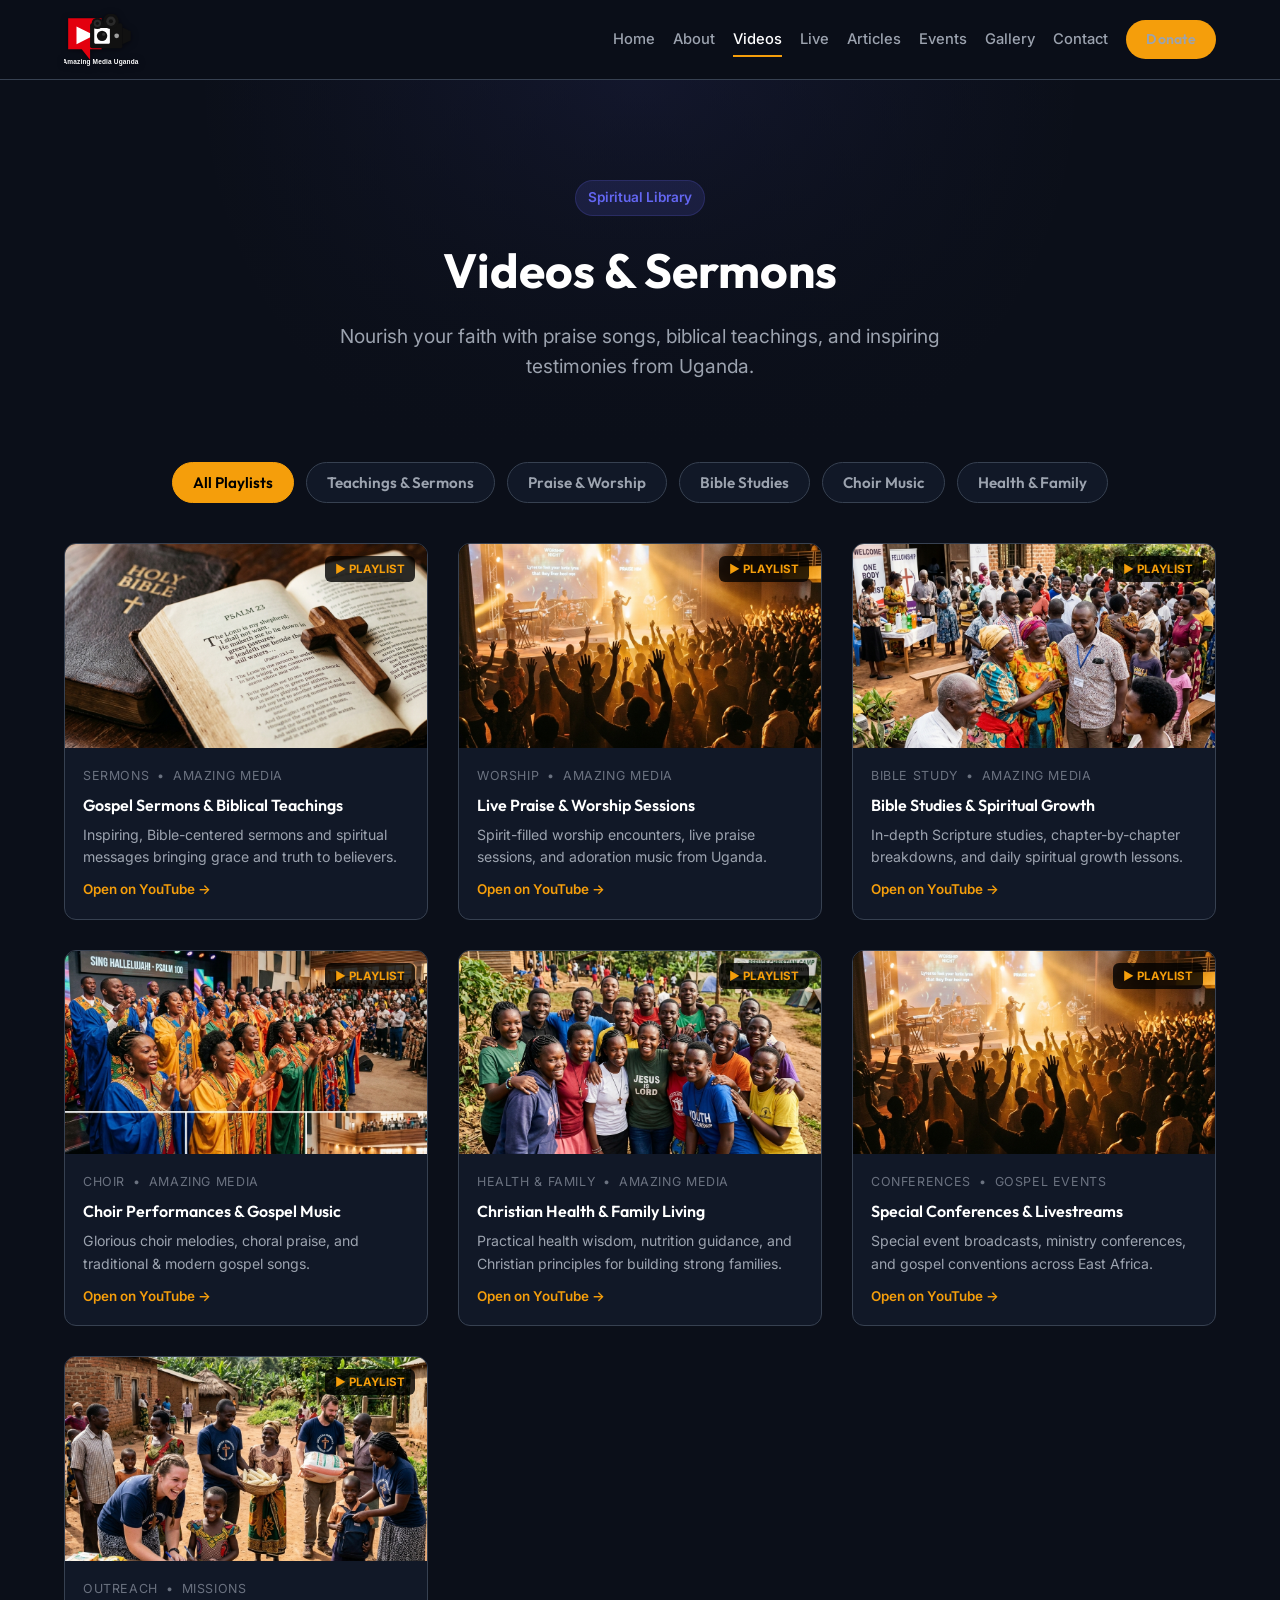
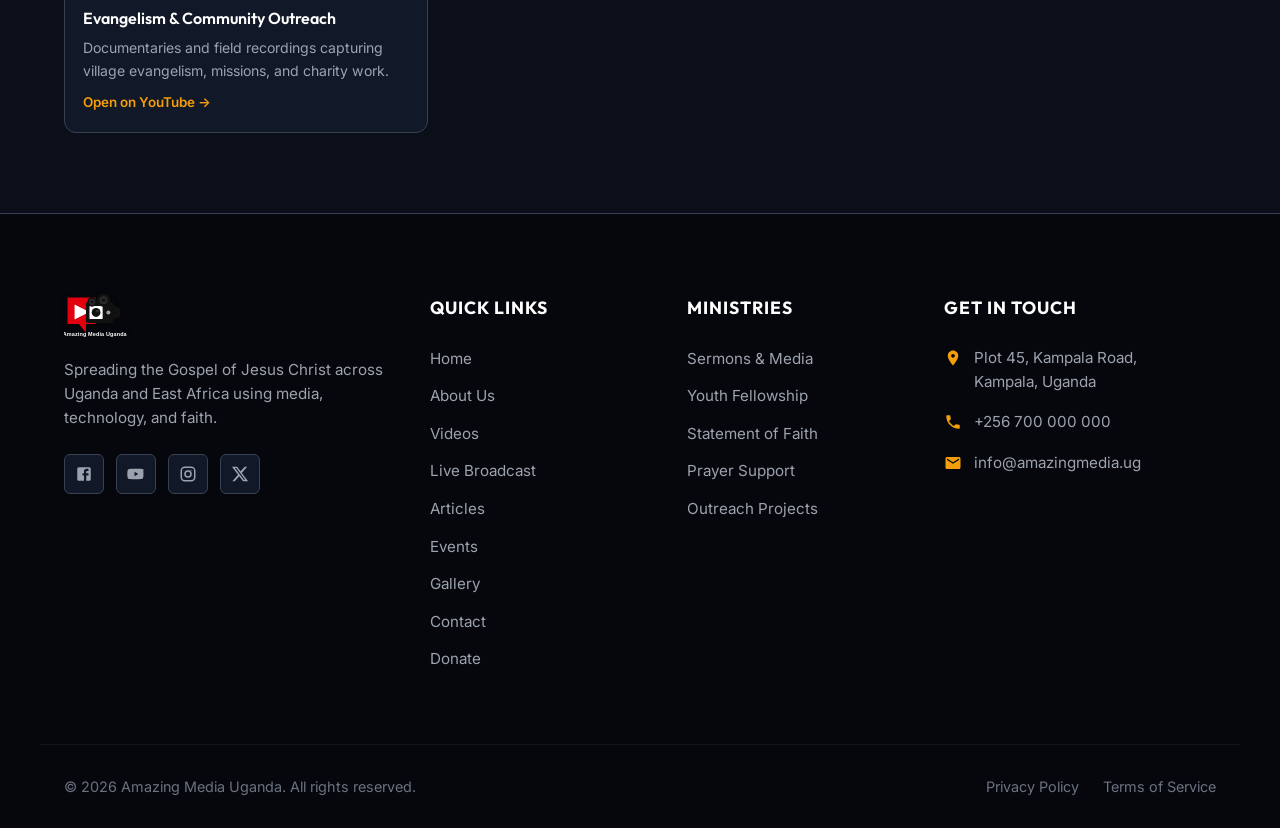
<file: videos.html>
<!DOCTYPE html>
<html lang="en">
<head>
  <meta charset="UTF-8">
  <meta name="viewport" content="width=device-width, initial-scale=1.0">
  <title>Videos & Sermons | Amazing Media Uganda</title>
  <meta name="description" content="Browse our library of Christian media, including live worship recordings, powerful gospel sermons, theological teachings, and choir performances.">
  
  <!-- CSS Stylesheets -->
  <link rel="stylesheet" href="assets/css/variables.css">
  <link rel="stylesheet" href="assets/css/style.css">
  <link rel="stylesheet" href="assets/css/components.css">
  <link rel="stylesheet" href="assets/css/responsive.css">
  <style>
    .page-header {
      padding: 100px 0 60px 0;
      background: linear-gradient(180deg, rgba(11, 15, 25, 0.4) 0%, var(--bg-primary) 100%),
                  radial-gradient(circle at 50% 0%, rgba(99, 102, 241, 0.15) 0%, transparent 60%);
      text-align: center;
    }
    
    .page-header h1 {
      font-size: 3rem;
      margin-bottom: 12px;
    }
    
    .page-header p {
      color: var(--text-secondary);
      font-size: 1.2rem;
      max-width: 600px;
      margin: 0 auto;
    }
    
    /* Category Filter Tags */
    .filter-container {
      display: flex;
      justify-content: center;
      gap: 12px;
      margin-bottom: 40px;
      flex-wrap: wrap;
    }
    
    .filter-btn {
      padding: 10px 20px;
      background-color: var(--bg-secondary);
      border: 1px solid var(--border-color);
      color: var(--text-secondary);
      border-radius: var(--radius-full);
      font-family: var(--font-title);
      font-weight: 600;
      font-size: 0.95rem;
      cursor: pointer;
      transition: all var(--transition-fast);
    }
    
    .filter-btn:hover {
      border-color: var(--border-color-light);
      color: #ffffff;
    }
    
    .filter-btn.active {
      background-color: var(--primary);
      border-color: var(--primary);
      color: #000000;
    }
  </style>
</head>
<body>

  <!-- Header Navigation -->
    <header>
    <div class="container navbar">
      <a href="index.html" class="logo" aria-label="Amazing Media Uganda - Home">
        <img class="logo-img" src="assets/images/logo.svg" alt="Amazing Media Uganda">
      </a>
      <button class="menu-toggle" aria-label="Toggle navigation menu" aria-expanded="false">
        <span></span>
        <span></span>
        <span></span>
      </button>
      <ul class="nav-links">
        <li><a href="index.html">Home</a></li>
        <li><a href="about.html">About</a></li>
        <li><a href="videos.html" class="active">Videos</a></li>
        <li><a href="livestream.html">Live</a></li>
        <li><a href="articles.html">Articles</a></li>
        <li><a href="events.html">Events</a></li>
        <li><a href="gallery.html">Gallery</a></li>
        <li><a href="contact.html">Contact</a></li>
        <li><a href="donate.html" class="btn btn-primary" style="padding: 8px 20px;">Donate</a></li>
      </ul>
    </div>
  </header>

  <!-- Page Header -->
  <section class="page-header">
    <div class="container">
      <span class="badge">Spiritual Library</span>
      <h1>Videos & Sermons</h1>
      <p>Nourish your faith with praise songs, biblical teachings, and inspiring testimonies from Uganda.</p>
    </div>
  </section>

  <!-- Media Library Grid -->
  <section class="section" style="padding-top: 20px;">
    <div class="container">
      <!-- Media Filters -->
      <div class="filter-container">
        <button class="filter-btn active" data-filter="all">All Playlists</button>
        <button class="filter-btn" data-filter="sermon">Teachings & Sermons</button>
        <button class="filter-btn" data-filter="worship">Praise & Worship</button>
        <button class="filter-btn" data-filter="bible-study">Bible Studies</button>
        <button class="filter-btn" data-filter="choir">Choir Music</button>
        <button class="filter-btn" data-filter="health">Health & Family</button>
      </div>
      
      <div class="video-grid" id="mediaLibraryGrid">
        <!-- Playlist 1: Gospel Sermons -->
        <div class="video-card" data-category="sermon">
          <div class="video-thumbnail-wrapper" data-playlist-id="PL8UpeN2AnVrKK6hpy3KYVinJfeEsFP5fv">
            <img class="video-thumbnail" src="assets/images/bible_study.png" alt="Gospel Sermons & Biblical Teachings">
            <div class="play-overlay">
              <div class="play-button"><svg viewBox="0 0 24 24"><path d="M8 5v14l11-7z"/></svg></div>
            </div>
            <span style="position: absolute; top: 12px; right: 12px; background: rgba(0,0,0,0.8); color: var(--primary); font-size: 0.72rem; font-weight: 700; padding: 4px 10px; border-radius: var(--radius-sm);">▶ PLAYLIST</span>
          </div>
          <div class="video-info">
            <div class="video-meta"><span>Sermons</span><span>•</span><span>Amazing Media</span></div>
            <h3>Gospel Sermons & Biblical Teachings</h3>
            <p class="video-desc">Inspiring, Bible-centered sermons and spiritual messages bringing grace and truth to believers.</p>
            <a href="https://www.youtube.com/playlist?list=PL8UpeN2AnVrKK6hpy3KYVinJfeEsFP5fv" target="_blank" rel="noopener noreferrer" style="color: var(--primary); font-size: 0.84rem; font-weight: 600; margin-top: 10px; display: inline-block;">Open on YouTube &rarr;</a>
          </div>
        </div>

        <!-- Playlist 2: Praise & Worship -->
        <div class="video-card" data-category="worship">
          <div class="video-thumbnail-wrapper" data-playlist-id="PL8UpeN2AnVrJg5mXSpOoqFqGcJU_kHdlO">
            <img class="video-thumbnail" src="assets/images/worship_night.png" alt="Live Praise & Worship Sessions">
            <div class="play-overlay">
              <div class="play-button"><svg viewBox="0 0 24 24"><path d="M8 5v14l11-7z"/></svg></div>
            </div>
            <span style="position: absolute; top: 12px; right: 12px; background: rgba(0,0,0,0.8); color: var(--primary); font-size: 0.72rem; font-weight: 700; padding: 4px 10px; border-radius: var(--radius-sm);">▶ PLAYLIST</span>
          </div>
          <div class="video-info">
            <div class="video-meta"><span>Worship</span><span>•</span><span>Amazing Media</span></div>
            <h3>Live Praise & Worship Sessions</h3>
            <p class="video-desc">Spirit-filled worship encounters, live praise sessions, and adoration music from Uganda.</p>
            <a href="https://www.youtube.com/playlist?list=PL8UpeN2AnVrJg5mXSpOoqFqGcJU_kHdlO" target="_blank" rel="noopener noreferrer" style="color: var(--primary); font-size: 0.84rem; font-weight: 600; margin-top: 10px; display: inline-block;">Open on YouTube &rarr;</a>
          </div>
        </div>

        <!-- Playlist 3: Bible Studies -->
        <div class="video-card" data-category="bible-study">
          <div class="video-thumbnail-wrapper" data-playlist-id="PL8UpeN2AnVrKxK1eIP5MVjbV7BobEljnn">
            <img class="video-thumbnail" src="assets/images/church_fellowship.png" alt="Bible Studies & Spiritual Growth">
            <div class="play-overlay">
              <div class="play-button"><svg viewBox="0 0 24 24"><path d="M8 5v14l11-7z"/></svg></div>
            </div>
            <span style="position: absolute; top: 12px; right: 12px; background: rgba(0,0,0,0.8); color: var(--primary); font-size: 0.72rem; font-weight: 700; padding: 4px 10px; border-radius: var(--radius-sm);">▶ PLAYLIST</span>
          </div>
          <div class="video-info">
            <div class="video-meta"><span>Bible Study</span><span>•</span><span>Amazing Media</span></div>
            <h3>Bible Studies & Spiritual Growth</h3>
            <p class="video-desc">In-depth Scripture studies, chapter-by-chapter breakdowns, and daily spiritual growth lessons.</p>
            <a href="https://www.youtube.com/playlist?list=PL8UpeN2AnVrKxK1eIP5MVjbV7BobEljnn" target="_blank" rel="noopener noreferrer" style="color: var(--primary); font-size: 0.84rem; font-weight: 600; margin-top: 10px; display: inline-block;">Open on YouTube &rarr;</a>
          </div>
        </div>

        <!-- Playlist 4: Choir Music -->
        <div class="video-card" data-category="choir">
          <div class="video-thumbnail-wrapper" data-playlist-id="PL8UpeN2AnVrI2_WZpqEvzqa4s7Q4Nxz9x">
            <img class="video-thumbnail" src="assets/images/choir_singing.png" alt="Choir Performances & Gospel Music">
            <div class="play-overlay">
              <div class="play-button"><svg viewBox="0 0 24 24"><path d="M8 5v14l11-7z"/></svg></div>
            </div>
            <span style="position: absolute; top: 12px; right: 12px; background: rgba(0,0,0,0.8); color: var(--primary); font-size: 0.72rem; font-weight: 700; padding: 4px 10px; border-radius: var(--radius-sm);">▶ PLAYLIST</span>
          </div>
          <div class="video-info">
            <div class="video-meta"><span>Choir</span><span>•</span><span>Amazing Media</span></div>
            <h3>Choir Performances & Gospel Music</h3>
            <p class="video-desc">Glorious choir melodies, choral praise, and traditional & modern gospel songs.</p>
            <a href="https://www.youtube.com/playlist?list=PL8UpeN2AnVrI2_WZpqEvzqa4s7Q4Nxz9x" target="_blank" rel="noopener noreferrer" style="color: var(--primary); font-size: 0.84rem; font-weight: 600; margin-top: 10px; display: inline-block;">Open on YouTube &rarr;</a>
          </div>
        </div>

        <!-- Playlist 5: Health & Family -->
        <div class="video-card" data-category="health">
          <div class="video-thumbnail-wrapper" data-playlist-id="PL8UpeN2AnVrJ_fpN3PYGafjCNQwLO0NtY">
            <img class="video-thumbnail" src="assets/images/youth_gathering.png" alt="Christian Health & Family Living">
            <div class="play-overlay">
              <div class="play-button"><svg viewBox="0 0 24 24"><path d="M8 5v14l11-7z"/></svg></div>
            </div>
            <span style="position: absolute; top: 12px; right: 12px; background: rgba(0,0,0,0.8); color: var(--primary); font-size: 0.72rem; font-weight: 700; padding: 4px 10px; border-radius: var(--radius-sm);">▶ PLAYLIST</span>
          </div>
          <div class="video-info">
            <div class="video-meta"><span>Health & Family</span><span>•</span><span>Amazing Media</span></div>
            <h3>Christian Health & Family Living</h3>
            <p class="video-desc">Practical health wisdom, nutrition guidance, and Christian principles for building strong families.</p>
            <a href="https://www.youtube.com/playlist?list=PL8UpeN2AnVrJ_fpN3PYGafjCNQwLO0NtY" target="_blank" rel="noopener noreferrer" style="color: var(--primary); font-size: 0.84rem; font-weight: 600; margin-top: 10px; display: inline-block;">Open on YouTube &rarr;</a>
          </div>
        </div>

        <!-- Playlist 6: Special Conferences -->
        <div class="video-card" data-category="worship">
          <div class="video-thumbnail-wrapper" data-playlist-id="PLRgyT3ybs3GQ">
            <img class="video-thumbnail" src="assets/images/worship_night.png" alt="Special Conferences & Livestreams">
            <div class="play-overlay">
              <div class="play-button"><svg viewBox="0 0 24 24"><path d="M8 5v14l11-7z"/></svg></div>
            </div>
            <span style="position: absolute; top: 12px; right: 12px; background: rgba(0,0,0,0.8); color: var(--primary); font-size: 0.72rem; font-weight: 700; padding: 4px 10px; border-radius: var(--radius-sm);">▶ PLAYLIST</span>
          </div>
          <div class="video-info">
            <div class="video-meta"><span>Conferences</span><span>•</span><span>Gospel Events</span></div>
            <h3>Special Conferences & Livestreams</h3>
            <p class="video-desc">Special event broadcasts, ministry conferences, and gospel conventions across East Africa.</p>
            <a href="https://www.youtube.com/playlist?list=PLRgyT3ybs3GQ" target="_blank" rel="noopener noreferrer" style="color: var(--primary); font-size: 0.84rem; font-weight: 600; margin-top: 10px; display: inline-block;">Open on YouTube &rarr;</a>
          </div>
        </div>

        <!-- Playlist 7: Outreach -->
        <div class="video-card" data-category="sermon">
          <div class="video-thumbnail-wrapper" data-playlist-id="PLO4RXEj9XVko">
            <img class="video-thumbnail" src="assets/images/community_outreach.png" alt="Evangelism & Community Outreach">
            <div class="play-overlay">
              <div class="play-button"><svg viewBox="0 0 24 24"><path d="M8 5v14l11-7z"/></svg></div>
            </div>
            <span style="position: absolute; top: 12px; right: 12px; background: rgba(0,0,0,0.8); color: var(--primary); font-size: 0.72rem; font-weight: 700; padding: 4px 10px; border-radius: var(--radius-sm);">▶ PLAYLIST</span>
          </div>
          <div class="video-info">
            <div class="video-meta"><span>Outreach</span><span>•</span><span>Missions</span></div>
            <h3>Evangelism & Community Outreach</h3>
            <p class="video-desc">Documentaries and field recordings capturing village evangelism, missions, and charity work.</p>
            <a href="https://www.youtube.com/playlist?list=PLO4RXEj9XVko" target="_blank" rel="noopener noreferrer" style="color: var(--primary); font-size: 0.84rem; font-weight: 600; margin-top: 10px; display: inline-block;">Open on YouTube &rarr;</a>
          </div>
        </div>
      </div>
    </div>
  </section>

  <!-- Footer -->
  <footer>
    <div class="container footer-grid">
      <div class="footer-brand">
        <a href="index.html" class="logo" aria-label="Amazing Media Uganda - Home"><img class="logo-img" src="assets/images/logo.svg" alt="Amazing Media Uganda"></a>
        <p>Spreading the Gospel of Jesus Christ across Uganda and East Africa using media, technology, and faith.</p>
        <div class="social-links">
          <a href="https://www.facebook.com/AmazingMediaUgOfficial" class="social-icon" aria-label="Facebook" target="_blank" rel="noopener noreferrer">
            <svg viewBox="0 0 24 24"><path d="M5 3h14a2 2 0 0 1 2 2v14a2 2 0 0 1-2 2H5a2 2 0 0 1-2-2V5a2 2 0 0 1 2-2m13 2h-2.5A3.5 3.5 0 0 0 12 8.5V11h-2v3h2v7h3v-7h3v-3h-3V9a1 1 0 0 1 1-1h2V5z"/></svg>
          </a>
          <a href="https://www.youtube.com/c/AmazingMediaUganda" class="social-icon" aria-label="YouTube" target="_blank" rel="noopener noreferrer">
            <svg viewBox="0 0 24 24"><path d="M10 15l5.19-3L10 9v6m11.56-7.83c.13.47.22 1.1.28 1.9.07.8.1 1.49.1 2.06v1.74c0 .57-.03 1.26-.1 2.06-.06.8-.15 1.43-.28 1.9-.17.6-.47 1.05-.87 1.37-.4.32-.93.52-1.6.61-.8.1-1.89.16-3.27.18-1.38.03-2.65.04-3.82.04h-1.6c-1.17 0-2.44-.01-3.82-.04-1.38-.02-2.47-.08-3.27-.18-.67-.09-1.2-.29-1.6-.61-.4-.32-.7-.77-.87-1.37-.13-.47-.22-1.1-.28-1.9-.06-.8-.1-1.49-.1-2.06v-1.74c0-.57.04-1.26.1-2.06.06-.8.15-1.43.28-1.9.17-.6.47-1.05.87-1.37.4-.32.93-.52 1.6-.61.8-.1 1.89-.16 3.27-.18C8.94 5.03 10.21 5 11.38 5h1.6c1.17 0 2.44.01 3.82.04 1.38.02 2.47.08 3.27.18.67.09 1.2.29 1.6.61.4.32.7.77.87 1.37z"/></svg>
          </a>
          <a href="#" class="social-icon" aria-label="Instagram">
            <svg viewBox="0 0 24 24"><path d="M7.8 2h8.4C19.4 2 22 4.6 22 7.8v8.4a5.8 5.8 0 0 1-5.8 5.8H7.8C4.6 22 2 19.4 2 16.2V7.8A5.8 5.8 0 0 1 7.8 2m-.2 2A3.6 3.6 0 0 0 4 7.6v8.8A3.6 3.6 0 0 0 7.6 20h8.8a3.6 3.6 0 0 0 3.6-3.6V7.6A3.6 3.6 0 0 0 16.4 4H7.6m8.4 2.25a.75.75 0 0 1 .75.75.75.75 0 0 1-.75.75.75.75 0 0 1-.75-.75.75.75 0 0 1 .75-.75M12 7a5 5 0 0 1 5 5 5 5 0 0 1-5 5 5 5 0 0 1-5-5 5 5 0 0 1 5-5m0 2a3 3 0 0 0-3 3 3 3 0 0 0 3 3 3 3 0 0 0 3-3 3 3 0 0 0-3-3z"/></svg>
          </a>
          <a href="#" class="social-icon" aria-label="Twitter">
            <svg viewBox="0 0 24 24"><path d="M18.244 2.25h3.308l-7.227 8.26 8.502 11.24H16.17l-5.214-6.817L4.99 21.75H1.68l7.73-8.835L1.254 2.25H8.08l4.713 6.231zm-1.161 17.52h1.833L7.084 4.126H5.117z"/></svg>
          </a>
        </div>
      </div>

            <div class="footer-nav">
        <h4>Quick Links</h4>
        <ul class="footer-links">
          <li><a href="index.html">Home</a></li>
          <li><a href="about.html">About Us</a></li>
          <li><a href="videos.html">Videos</a></li>
          <li><a href="livestream.html">Live Broadcast</a></li>
          <li><a href="articles.html">Articles</a></li>
          <li><a href="events.html">Events</a></li>
          <li><a href="gallery.html">Gallery</a></li>
          <li><a href="contact.html">Contact</a></li>
          <li><a href="donate.html">Donate</a></li>
        </ul>
      </div>

      <div class="footer-nav">
        <h4>Ministries</h4>
        <ul class="footer-links">
          <li><a href="videos.html">Sermons & Media</a></li>
          <li><a href="events.html">Youth Fellowship</a></li>
          <li><a href="about.html">Statement of Faith</a></li>
          <li><a href="contact.html">Prayer Support</a></li>
          <li><a href="events.html">Outreach Projects</a></li>
        </ul>
      </div>

      <div class="footer-contact">
        <h4>Get In Touch</h4>
        <ul class="footer-contact-info">
          <li>
            <svg viewBox="0 0 24 24"><path d="M12 2C8.13 2 5 5.13 5 9c0 5.25 7 13 7 13s7-7.75 7-13c0-3.87-3.13-7-7-7zm0 9.5c-1.38 0-2.5-1.12-2.5-2.5s1.12-2.5 2.5-2.5 2.5 1.12 2.5 2.5-1.12 2.5-2.5 2.5z"/></svg>
            Plot 45, Kampala Road,<br>Kampala, Uganda
          </li>
          <li>
            <svg viewBox="0 0 24 24"><path d="M6.62 10.79c1.44 2.83 3.76 5.14 6.59 6.59l2.2-2.2c.27-.27.67-.36 1.02-.24 1.12.37 2.33.57 3.57.57.55 0 1 .45 1 1V20c0 .55-.45 1-1 1-9.39 0-17-7.61-17-17 0-.55.45-1 1-1h3.5c.55 0 1 .45 1 1 0 1.25.2 2.45.57 3.57.11.35.03.74-.25 1.02l-2.2 2.2z"/></svg>
            +256 700 000 000
          </li>
          <li>
            <svg viewBox="0 0 24 24"><path d="M20 4H4c-1.1 0-1.99.9-1.99 2L2 18c0 1.1.9 2 2 2h16c1.1 0 2-.9 2-2V6c0-1.1-.9-2-2-2zm0 4l-8 5-8-5V6l8 5 8-5v2z"/></svg>
            info@amazingmedia.ug
          </li>
        </ul>
      </div>
    </div>

    <div class="container footer-bottom">
      <p>&copy; 2026 Amazing Media Uganda. All rights reserved.</p>
      <div class="footer-bottom-links">
        <a href="#">Privacy Policy</a>
        <a href="#">Terms of Service</a>
      </div>
    </div>
  </footer>

  <!-- Main JavaScript Links -->
  <script src="assets/js/menu.js"></script>
  <script src="assets/js/slider.js"></script>
  <script src="assets/js/gallery.js"></script>
  <script src="assets/js/video.js"></script>
  <script src="assets/js/form.js"></script>
  <script src="assets/js/main.js"></script>
</body>
</html>
</file>
<file: assets/css/variables.css>
/* CSS variables for Amazing Media Uganda v1.0 */
@import url('https://fonts.googleapis.com/css2?family=Inter:wght@300;400;500;600;700&family=Outfit:wght@400;500;600;700;800&display=swap');

:root {
  /* Colors */
  --bg-primary: #0b0f19;
  --bg-secondary: #111827;
  --bg-tertiary: #1f2937;
  
  --primary: #f59e0b;
  --primary-hover: #d97706;
  --primary-light: #fef3c7;
  --primary-glow: rgba(245, 158, 11, 0.15);
  
  --secondary: #6366f1;
  --secondary-hover: #4f46e5;
  --secondary-glow: rgba(99, 102, 241, 0.15);
  
  --text-primary: #f3f4f6;
  --text-secondary: #9ca3af;
  --text-muted: #6b7280;
  
  --border-color: #374151;
  --border-color-light: #4b5563;
  
  /* Fonts */
  --font-title: 'Outfit', sans-serif;
  --font-body: 'Inter', sans-serif;
  
  /* Layout */
  --max-width: 1200px;
  --header-height: 80px;
  
  /* Rounding */
  --radius-sm: 6px;
  --radius-md: 12px;
  --radius-lg: 20px;
  --radius-full: 9999px;
  
  /* Transitions */
  --transition-fast: 0.2s ease;
  --transition-normal: 0.3s cubic-bezier(0.4, 0, 0.2, 1);
  --transition-slow: 0.5s cubic-bezier(0.4, 0, 0.2, 1);
  
  /* Shadows */
  --shadow-sm: 0 1px 3px 0 rgba(0, 0, 0, 0.1), 0 1px 2px -1px rgba(0, 0, 0, 0.1);
  --shadow-md: 0 4px 6px -1px rgba(0, 0, 0, 0.1), 0 2px 4px -2px rgba(0, 0, 0, 0.1);
  --shadow-lg: 0 10px 15px -3px rgba(0, 0, 0, 0.2), 0 4px 6px -4px rgba(0, 0, 0, 0.2);
  --shadow-glow: 0 0 20px rgba(245, 158, 11, 0.2);
}
</file>
<file: assets/css/style.css>
/* Style stylesheet for Amazing Media Uganda v1.0 */
@import url('variables.css');

/* --- Reset & Base Styles --- */
* {
  margin: 0;
  padding: 0;
  box-sizing: border-box;
}

html {
  scroll-behavior: smooth;
  overflow-x: hidden;
}

body {
  font-family: var(--font-body);
  background-color: var(--bg-primary);
  color: var(--text-primary);
  line-height: 1.6;
  overflow-x: hidden;
}

h1, h2, h3, h4, h5, h6 {
  font-family: var(--font-title);
  color: #ffffff;
  font-weight: 700;
}

a {
  text-decoration: none;
  color: inherit;
  transition: color var(--transition-fast);
}

img {
  max-width: 100%;
  height: auto;
  display: block;
}

iframe {
  border: none;
}

/* --- Utility Classes --- */
.container {
  max-width: var(--max-width);
  margin: 0 auto;
  padding: 0 24px;
}

.section {
  padding: 80px 0;
}

.section-alt {
  background-color: var(--bg-secondary);
  padding: 80px 0;
}

.text-center {
  text-align: center;
}

.section-header {
  margin-bottom: 50px;
  text-align: center;
}

.section-header h2 {
  font-size: 2.5rem;
  margin-bottom: 12px;
  position: relative;
  display: inline-block;
}

.section-header h2::after {
  content: '';
  display: block;
  width: 50px;
  height: 4px;
  background: var(--primary);
  margin: 12px auto 0 auto;
  border-radius: var(--radius-full);
}

.section-header p {
  color: var(--text-secondary);
  max-width: 600px;
  margin: 0 auto;
  font-size: 1.1rem;
}

.badge {
  display: inline-block;
  padding: 6px 12px;
  background-color: var(--secondary-glow);
  color: var(--secondary);
  font-weight: 600;
  font-size: 0.85rem;
  border-radius: var(--radius-full);
  margin-bottom: 16px;
  border: 1px solid rgba(99, 102, 241, 0.2);
}

.badge-gold {
  background-color: var(--primary-glow);
  color: var(--primary);
  border: 1px solid rgba(245, 158, 11, 0.2);
}

/* --- Buttons --- */
.btn {
  display: inline-flex;
  align-items: center;
  justify-content: center;
  padding: 14px 28px;
  font-family: var(--font-title);
  font-weight: 600;
  font-size: 1rem;
  border-radius: var(--radius-md);
  cursor: pointer;
  transition: all var(--transition-normal);
  border: none;
}

.btn-primary {
  background-color: var(--primary);
  color: #000000;
}

.btn-primary:hover {
  background-color: var(--primary-hover);
  box-shadow: var(--shadow-glow);
  transform: translateY(-2px);
}

.btn-secondary {
  background-color: transparent;
  color: #ffffff;
  border: 2px solid var(--border-color-light);
}

.btn-secondary:hover {
  border-color: #ffffff;
  background-color: rgba(255, 255, 255, 0.05);
  transform: translateY(-2px);
}

.btn-group {
  display: flex;
  gap: 16px;
  justify-content: center;
}

/* --- Header / Navigation --- */
header {
  position: sticky;
  top: 0;
  z-index: 100;
  background-color: rgba(11, 15, 25, 0.85);
  backdrop-filter: blur(12px);
  -webkit-backdrop-filter: blur(12px);
  border-bottom: 1px solid var(--border-color);
  height: var(--header-height);
  transition: background-color var(--transition-normal);
}

.navbar {
  display: flex;
  justify-content: space-between;
  align-items: center;
  height: 100%;
}

.logo {
  display: flex;
  align-items: center;
  gap: 0;
}

.logo-img {
  height: 52px;
  width: auto;
  display: block;
  /* Show real logo colors (red + black) with a subtle drop shadow for depth */
  filter: drop-shadow(0 1px 3px rgba(0,0,0,0.5));
  transition: transform 0.2s ease, filter 0.2s ease;
}

.logo:hover .logo-img {
  transform: scale(1.05);
  filter: drop-shadow(0 2px 8px rgba(227,0,14,0.4)) brightness(1.08);
}

/* Footer logo — slightly smaller */
footer .logo-img {
  height: 44px;
  filter: drop-shadow(0 1px 3px rgba(0,0,0,0.4));
}

footer .logo:hover .logo-img {
  filter: drop-shadow(0 2px 8px rgba(227,0,14,0.35)) brightness(1.05);
}

.nav-links {
  display: flex;
  list-style: none;
  gap: 18px;
  align-items: center;
}

.nav-links a {
  font-size: 0.92rem;
  font-weight: 500;
  color: var(--text-secondary);
  padding: 6px 0;
  position: relative;
  transition: color var(--transition-fast);
  display: inline-flex;
  align-items: center;
}

.nav-links a:hover,
.nav-links a.active {
  color: #ffffff;
}

.nav-links > li > a:not(.btn)::after {
  content: '';
  position: absolute;
  bottom: 0;
  left: 0;
  width: 0;
  height: 2px;
  background-color: var(--primary);
  transition: width var(--transition-fast);
}

.nav-links > li > a:not(.btn):hover::after,
.nav-links > li > a:not(.btn).active::after {
  width: 100%;
}

.nav-links .btn {
  border-radius: var(--radius-full);
  font-size: 0.88rem;
  font-weight: 600;
  letter-spacing: 0.02em;
}

/* --- Dropdown Navigation --- */
.nav-item-dropdown {
  position: relative;
}

.caret {
  font-size: 0.75rem;
  transition: transform var(--transition-fast);
  display: inline-block;
  color: var(--text-muted);
}

.nav-item-dropdown:hover .caret,
.nav-item-dropdown.open .caret {
  transform: rotate(180deg);
  color: var(--primary);
}

.dropdown-menu {
  position: absolute;
  top: 100%;
  left: 0;
  min-width: 220px;
  background: rgba(11, 15, 25, 0.96);
  backdrop-filter: blur(16px);
  -webkit-backdrop-filter: blur(16px);
  border: 1px solid var(--border-color);
  border-radius: var(--radius-md);
  padding: 8px 0;
  margin-top: 8px;
  list-style: none;
  box-shadow: 0 12px 32px rgba(0, 0, 0, 0.5);
  opacity: 0;
  visibility: hidden;
  transform: translateY(10px);
  transition: all var(--transition-fast);
  z-index: 200;
}

.nav-item-dropdown:hover .dropdown-menu,
.nav-item-dropdown:focus-within .dropdown-menu,
.nav-item-dropdown.open .dropdown-menu {
  opacity: 1;
  visibility: visible;
  transform: translateY(0);
}

.dropdown-menu li {
  width: 100%;
}

.dropdown-menu a {
  display: block;
  padding: 10px 18px;
  font-size: 0.9rem;
  color: var(--text-secondary);
  transition: all var(--transition-fast);
  width: 100%;
}

.dropdown-menu a:hover {
  background-color: rgba(245, 158, 11, 0.12);
  color: var(--primary);
  padding-left: 22px;
}

/* Menu Toggle Button (Mobile) */
.menu-toggle {
  display: none;
  flex-direction: column;
  justify-content: space-between;
  width: 30px;
  height: 21px;
  background: transparent;
  border: none;
  cursor: pointer;
  z-index: 150;
}

.menu-toggle span {
  display: block;
  width: 100%;
  height: 3px;
  background-color: #ffffff;
  border-radius: 3px;
  transition: all var(--transition-fast);
}

/* Open states for toggle lines */
.menu-toggle.active span:nth-child(1) {
  transform: translateY(9px) rotate(45deg);
}

.menu-toggle.active span:nth-child(2) {
  opacity: 0;
}

.menu-toggle.active span:nth-child(3) {
  transform: translateY(-9px) rotate(-45deg);
}

/* --- Hero Banner Section --- */
.hero {
  position: relative;
  padding: 140px 0 100px 0;
  background: linear-gradient(180deg, rgba(11, 15, 25, 0.4) 0%, var(--bg-primary) 100%), 
              radial-gradient(circle at 80% 20%, rgba(99, 102, 241, 0.15) 0%, transparent 50%),
              radial-gradient(circle at 10% 80%, rgba(245, 158, 11, 0.1) 0%, transparent 50%);
  text-align: center;
}

.hero-content {
  max-width: 800px;
  margin: 0 auto;
}

.hero-subtitle {
  color: var(--primary);
  text-transform: uppercase;
  letter-spacing: 2px;
  font-weight: 700;
  font-size: 1rem;
  margin-bottom: 16px;
}

.hero h1 {
  font-size: 3.5rem;
  line-height: 1.2;
  margin-bottom: 24px;
}

.hero p {
  font-size: 1.25rem;
  color: var(--text-secondary);
  margin-bottom: 40px;
  max-width: 650px;
  margin-left: auto;
  margin-right: auto;
}

/* --- Video Cards Grid (YouTube section) --- */
.video-grid {
  display: grid;
  grid-template-columns: repeat(auto-fill, minmax(350px, 1fr));
  gap: 30px;
}

.video-card {
  background-color: var(--bg-secondary);
  border-radius: var(--radius-md);
  overflow: hidden;
  border: 1px solid var(--border-color);
  transition: all var(--transition-normal);
  display: flex;
  flex-direction: column;
}

.video-card:hover {
  transform: translateY(-5px);
  border-color: var(--border-color-light);
  box-shadow: var(--shadow-lg);
}

.video-thumbnail-wrapper {
  position: relative;
  width: 100%;
  padding-top: 56.25%; /* 16:9 Aspect Ratio */
  overflow: hidden;
  background-color: #000000;
  cursor: pointer;
}

.video-thumbnail {
  position: absolute;
  top: 0;
  left: 0;
  width: 100%;
  height: 100%;
  object-fit: cover;
  transition: transform var(--transition-normal);
}

.video-card:hover .video-thumbnail {
  transform: scale(1.05);
}

.play-overlay {
  position: absolute;
  top: 0;
  left: 0;
  width: 100%;
  height: 100%;
  background-color: rgba(0, 0, 0, 0.4);
  display: flex;
  align-items: center;
  justify-content: center;
  transition: background-color var(--transition-normal);
}

.video-card:hover .play-overlay {
  background-color: rgba(0, 0, 0, 0.6);
}

.play-button {
  width: 60px;
  height: 60px;
  background-color: var(--primary);
  border-radius: 50%;
  display: flex;
  align-items: center;
  justify-content: center;
  transition: all var(--transition-normal);
  box-shadow: 0 4px 10px rgba(245, 158, 11, 0.3);
}

.play-button svg {
  width: 24px;
  height: 24px;
  fill: #000000;
  margin-left: 4px; /* offset slightly to center triangle */
}

.video-card:hover .play-button {
  transform: scale(1.1);
  background-color: #ffffff;
  box-shadow: 0 4px 15px rgba(255, 255, 255, 0.4);
}

.video-info {
  padding: 20px;
  flex-grow: 1;
  display: flex;
  flex-direction: column;
}

.video-meta {
  font-size: 0.85rem;
  color: var(--text-muted);
  margin-bottom: 8px;
  display: flex;
  gap: 12px;
}

.video-card h3 {
  font-size: 1.2rem;
  line-height: 1.4;
  margin-bottom: 8px;
  font-weight: 600;
}

.video-desc {
  font-size: 0.95rem;
  color: var(--text-secondary);
  display: -webkit-box;
  -webkit-line-clamp: 2;
  -webkit-box-orient: vertical;
  overflow: hidden;
  margin-top: auto;
}

/* --- Live Stream Section --- */
.livestream-container {
  display: grid;
  grid-template-columns: 2fr 1fr;
  gap: 30px;
  background-color: var(--bg-secondary);
  border-radius: var(--radius-lg);
  border: 1px solid var(--border-color);
  overflow: hidden;
}

.livestream-video {
  position: relative;
  padding-top: 56.25%; /* 16:9 Aspect Ratio */
}

.livestream-video iframe {
  position: absolute;
  top: 0;
  left: 0;
  width: 100%;
  height: 100%;
}

.livestream-details {
  padding: 30px;
  display: flex;
  flex-direction: column;
  justify-content: center;
}

.livestream-details h3 {
  font-size: 1.8rem;
  margin-bottom: 12px;
}

.livestream-details p {
  color: var(--text-secondary);
  margin-bottom: 24px;
}

.live-indicator {
  display: inline-flex;
  align-items: center;
  gap: 8px;
  color: #ef4444;
  font-weight: 700;
  font-size: 0.9rem;
  margin-bottom: 12px;
  text-transform: uppercase;
  letter-spacing: 1px;
}

.live-dot {
  width: 10px;
  height: 10px;
  background-color: #ef4444;
  border-radius: 50%;
  animation: pulse 1.5s infinite;
}

@keyframes pulse {
  0% {
    transform: scale(0.95);
    box-shadow: 0 0 0 0 rgba(239, 68, 68, 0.7);
  }
  70% {
    transform: scale(1);
    box-shadow: 0 0 0 8px rgba(239, 68, 68, 0);
  }
  100% {
    transform: scale(0.95);
    box-shadow: 0 0 0 0 rgba(239, 68, 68, 0);
  }
}

.schedule-list {
  list-style: none;
  margin-top: 20px;
}

.schedule-item {
  display: flex;
  justify-content: space-between;
  padding: 10px 0;
  border-bottom: 1px solid var(--border-color);
  font-size: 0.95rem;
}

.schedule-item:last-child {
  border-bottom: none;
}

.schedule-time {
  color: var(--primary);
  font-weight: 600;
}

/* --- Events Section --- */
.events-list {
  display: grid;
  grid-template-columns: repeat(auto-fill, minmax(350px, 1fr));
  gap: 30px;
}

.event-card {
  background-color: var(--bg-primary);
  border-radius: var(--radius-md);
  overflow: hidden;
  border: 1px solid var(--border-color);
  transition: all var(--transition-normal);
  display: flex;
  flex-direction: column;
}

.section-alt .event-card {
  background-color: var(--bg-secondary);
}

.event-card:hover {
  transform: translateY(-5px);
  border-color: var(--border-color-light);
  box-shadow: var(--shadow-lg);
}

.event-image-wrapper {
  position: relative;
  height: 200px;
  overflow: hidden;
  background-color: #1f2937;
}

.event-image {
  width: 100%;
  height: 100%;
  object-fit: cover;
  transition: transform var(--transition-normal);
}

.event-card:hover .event-image {
  transform: scale(1.05);
}

.event-date-badge {
  position: absolute;
  top: 15px;
  left: 15px;
  background-color: var(--primary);
  color: #000000;
  width: 60px;
  height: 60px;
  border-radius: var(--radius-sm);
  display: flex;
  flex-direction: column;
  align-items: center;
  justify-content: center;
  font-weight: 700;
  box-shadow: var(--shadow-md);
}

.event-date-day {
  font-size: 1.4rem;
  line-height: 1.1;
}

.event-date-month {
  font-size: 0.75rem;
  text-transform: uppercase;
}

.event-info {
  padding: 24px;
  flex-grow: 1;
  display: flex;
  flex-direction: column;
}

.event-card h3 {
  font-size: 1.3rem;
  margin-bottom: 12px;
}

.event-details-meta {
  list-style: none;
  font-size: 0.9rem;
  color: var(--text-secondary);
  margin-bottom: 20px;
}

.event-details-meta li {
  display: flex;
  align-items: center;
  gap: 8px;
  margin-bottom: 8px;
}

.event-details-meta svg {
  width: 16px;
  height: 16px;
  fill: currentColor;
  flex-shrink: 0;
}

.event-desc {
  font-size: 0.95rem;
  color: var(--text-secondary);
  margin-bottom: 20px;
  flex-grow: 1;
}

.event-card .btn {
  width: 100%;
}

/* --- Photo Gallery Grid --- */
.gallery-grid {
  display: grid;
  grid-template-columns: repeat(auto-fill, minmax(260px, 1fr));
  gap: 20px;
}

.gallery-item {
  position: relative;
  border-radius: var(--radius-md);
  overflow: hidden;
  cursor: pointer;
  aspect-ratio: 1 / 1;
  border: 1px solid var(--border-color);
}

.gallery-image {
  width: 100%;
  height: 100%;
  object-fit: cover;
  transition: transform var(--transition-slow);
}

.gallery-overlay {
  position: absolute;
  top: 0;
  left: 0;
  width: 100%;
  height: 100%;
  background: linear-gradient(180deg, transparent 50%, rgba(11, 15, 25, 0.9) 100%);
  display: flex;
  align-items: flex-end;
  padding: 20px;
  opacity: 0;
  transition: opacity var(--transition-normal);
}

.gallery-caption {
  font-family: var(--font-title);
  color: #ffffff;
  font-size: 1.1rem;
  font-weight: 600;
  transform: translateY(10px);
  transition: transform var(--transition-normal);
}

.gallery-item:hover .gallery-image {
  transform: scale(1.08);
}

.gallery-item:hover .gallery-overlay {
  opacity: 1;
}

.gallery-item:hover .gallery-caption {
  transform: translateY(0);
}

/* --- About Us Overview --- */
.about-split {
  display: grid;
  grid-template-columns: 1fr 1fr;
  gap: 50px;
  align-items: center;
}

.about-text h3 {
  font-size: 2rem;
  margin-bottom: 20px;
}

.about-text p {
  color: var(--text-secondary);
  margin-bottom: 20px;
}

.about-features {
  display: grid;
  grid-template-columns: 1fr 1fr;
  gap: 20px;
  margin-top: 30px;
}

.about-feat-item {
  display: flex;
  align-items: flex-start;
  gap: 12px;
}

.about-feat-icon {
  width: 24px;
  height: 24px;
  color: var(--primary);
  flex-shrink: 0;
  margin-top: 4px;
}

.about-feat-icon svg {
  width: 100%;
  height: 100%;
  fill: currentColor;
}

.about-feat-text h4 {
  font-size: 1.05rem;
  margin-bottom: 4px;
}

.about-feat-text p {
  font-size: 0.9rem;
  color: var(--text-secondary);
  margin-bottom: 0;
}

.about-image-wrapper {
  position: relative;
}

.about-image {
  border-radius: var(--radius-lg);
  border: 1px solid var(--border-color);
  box-shadow: var(--shadow-lg);
}

.about-badge-overlay {
  position: absolute;
  bottom: -20px;
  right: -20px;
  background-color: var(--bg-secondary);
  border: 2px solid var(--primary);
  border-radius: var(--radius-md);
  padding: 20px;
  max-width: 180px;
  box-shadow: var(--shadow-lg);
  text-align: center;
}

.about-badge-number {
  font-family: var(--font-title);
  font-size: 2.2rem;
  font-weight: 800;
  color: var(--primary);
  line-height: 1;
  margin-bottom: 4px;
}

.about-badge-label {
  font-size: 0.85rem;
  color: var(--text-secondary);
  text-transform: uppercase;
  font-weight: 600;
  letter-spacing: 0.5px;
}

/* --- Contact Us Form --- */
.contact-grid {
  display: grid;
  grid-template-columns: 1fr 1.5fr;
  gap: 50px;
}

.contact-info-panel {
  display: flex;
  flex-direction: column;
  gap: 30px;
}

.contact-card-item {
  display: flex;
  align-items: flex-start;
  gap: 20px;
  background-color: var(--bg-secondary);
  padding: 24px;
  border-radius: var(--radius-md);
  border: 1px solid var(--border-color);
}

.contact-card-icon {
  width: 44px;
  height: 44px;
  border-radius: var(--radius-sm);
  background-color: var(--primary-glow);
  color: var(--primary);
  display: flex;
  align-items: center;
  justify-content: center;
  flex-shrink: 0;
}

.contact-card-icon svg {
  width: 22px;
  height: 22px;
  fill: currentColor;
}

.contact-card-details h4 {
  font-size: 1.1rem;
  margin-bottom: 4px;
}

.contact-card-details p {
  color: var(--text-secondary);
  font-size: 0.95rem;
}

.contact-form-wrapper {
  background-color: var(--bg-secondary);
  padding: 40px;
  border-radius: var(--radius-lg);
  border: 1px solid var(--border-color);
}

.form-group {
  margin-bottom: 24px;
}

.form-row {
  display: grid;
  grid-template-columns: 1fr 1fr;
  gap: 20px;
}

label {
  display: block;
  font-size: 0.9rem;
  font-weight: 500;
  color: var(--text-secondary);
  margin-bottom: 8px;
}

input, textarea, select {
  width: 100%;
  padding: 14px 16px;
  background-color: var(--bg-primary);
  border: 1px solid var(--border-color);
  color: #ffffff;
  border-radius: var(--radius-md);
  font-family: var(--font-body);
  font-size: 1rem;
  transition: all var(--transition-fast);
}

input:focus, textarea:focus, select:focus {
  outline: none;
  border-color: var(--primary);
  box-shadow: 0 0 0 3px rgba(245, 158, 11, 0.15);
}

textarea {
  resize: vertical;
  min-height: 140px;
}

.contact-form-wrapper .btn {
  width: 100%;
}

/* --- Footer --- */
footer {
  background-color: #05070c;
  border-top: 1px solid var(--border-color);
  padding: 80px 0 30px 0;
}

.footer-grid {
  display: grid;
  grid-template-columns: 1.5fr 1fr 1fr 1.25fr;
  gap: 40px;
  margin-bottom: 60px;
}

.footer-brand p {
  color: var(--text-secondary);
  margin: 20px 0 24px 0;
  font-size: 0.95rem;
  max-width: 320px;
}

.social-links {
  display: flex;
  gap: 12px;
}

.social-icon {
  width: 40px;
  height: 40px;
  border-radius: var(--radius-sm);
  background-color: var(--bg-secondary);
  border: 1px solid var(--border-color);
  display: flex;
  align-items: center;
  justify-content: center;
  color: var(--text-secondary);
  transition: all var(--transition-fast);
}

.social-icon:hover {
  background-color: var(--primary);
  color: #000000;
  border-color: var(--primary);
  transform: translateY(-3px);
}

.social-icon svg {
  width: 18px;
  height: 18px;
  fill: currentColor;
}

.footer-nav h4, .footer-contact h4 {
  font-size: 1.1rem;
  margin-bottom: 24px;
  text-transform: uppercase;
  letter-spacing: 1px;
}

.footer-links {
  list-style: none;
}

.footer-links li {
  margin-bottom: 12px;
}

.footer-links a {
  color: var(--text-secondary);
  font-size: 0.95rem;
}

.footer-links a:hover {
  color: var(--primary);
  padding-left: 4px;
}

.footer-links a {
  transition: all var(--transition-fast);
}

.footer-contact-info {
  list-style: none;
  font-size: 0.95rem;
  color: var(--text-secondary);
}

.footer-contact-info li {
  display: flex;
  align-items: flex-start;
  gap: 12px;
  margin-bottom: 16px;
}

.footer-contact-info svg {
  width: 18px;
  height: 18px;
  fill: currentColor;
  color: var(--primary);
  flex-shrink: 0;
  margin-top: 3px;
}

.footer-bottom {
  border-top: 1px solid rgba(255, 255, 255, 0.05);
  padding-top: 30px;
  display: flex;
  justify-content: space-between;
  align-items: center;
  color: var(--text-muted);
  font-size: 0.9rem;
}

.footer-bottom-links {
  display: flex;
  gap: 24px;
}

.footer-bottom-links a:hover {
  color: var(--text-secondary);
}

/* --- Interactive JS Lightbox Modal --- */
.lightbox-modal {
  display: none;
  position: fixed;
  top: 0;
  left: 0;
  width: 100%;
  height: 100%;
  background-color: rgba(5, 7, 12, 0.95);
  z-index: 1000;
  align-items: center;
  justify-content: center;
  opacity: 0;
  transition: opacity var(--transition-normal);
}

.lightbox-modal.active {
  display: flex;
  opacity: 1;
}

.lightbox-content-wrapper {
  position: relative;
  max-width: 85%;
  max-height: 80%;
  display: flex;
  flex-direction: column;
  align-items: center;
}

.lightbox-img {
  max-width: 100%;
  max-height: 70vh;
  object-fit: contain;
  border-radius: var(--radius-md);
  box-shadow: 0 10px 30px rgba(0, 0, 0, 0.5);
  border: 1px solid var(--border-color);
  transform: scale(0.95);
  transition: transform var(--transition-normal);
}

.lightbox-modal.active .lightbox-img {
  transform: scale(1);
}

.lightbox-caption {
  color: #ffffff;
  font-family: var(--font-title);
  font-size: 1.25rem;
  margin-top: 20px;
  text-align: center;
  font-weight: 500;
}

.lightbox-close {
  position: absolute;
  top: -50px;
  right: 0;
  background: transparent;
  border: none;
  color: #ffffff;
  font-size: 2rem;
  cursor: pointer;
  width: 44px;
  height: 44px;
  display: flex;
  align-items: center;
  justify-content: center;
  transition: color var(--transition-fast);
}

.lightbox-close:hover {
  color: var(--primary);
}

.lightbox-nav {
  position: absolute;
  top: 50%;
  transform: translateY(-50%);
  background: rgba(255, 255, 255, 0.05);
  border: 1px solid rgba(255, 255, 255, 0.1);
  color: #ffffff;
  width: 50px;
  height: 50px;
  border-radius: 50%;
  display: flex;
  align-items: center;
  justify-content: center;
  cursor: pointer;
  transition: all var(--transition-fast);
  z-index: 1010;
}

.lightbox-nav:hover {
  background-color: var(--primary);
  color: #000000;
  border-color: var(--primary);
}

.lightbox-prev {
  left: -80px;
}

.lightbox-next {
  right: -80px;
}

.lightbox-nav svg {
  width: 20px;
  height: 20px;
  fill: currentColor;
}

/* --- YouTube Video Modal (JS Lightbox Player) --- */
.video-modal {
  display: none;
  position: fixed;
  top: 0;
  left: 0;
  width: 100%;
  height: 100%;
  background-color: rgba(5, 7, 12, 0.95);
  z-index: 1000;
  align-items: center;
  justify-content: center;
  opacity: 0;
  transition: opacity var(--transition-normal);
}

.video-modal.active {
  display: flex;
  opacity: 1;
}

.video-modal-content {
  position: relative;
  width: 90%;
  max-width: 900px;
  aspect-ratio: 16 / 9;
  background-color: #000000;
  border-radius: var(--radius-md);
  border: 1px solid var(--border-color);
  box-shadow: 0 10px 30px rgba(0, 0, 0, 0.5);
  transform: scale(0.95);
  transition: transform var(--transition-normal);
}

.video-modal.active .video-modal-content {
  transform: scale(1);
}

.video-modal-iframe {
  width: 100%;
  height: 100%;
  border-radius: calc(var(--radius-md) - 1px);
}

.video-modal-close {
  position: absolute;
  top: -50px;
  right: 0;
  background: transparent;
  border: none;
  color: #ffffff;
  font-size: 2rem;
  cursor: pointer;
  width: 44px;
  height: 44px;
  display: flex;
  align-items: center;
  justify-content: center;
  transition: color var(--transition-fast);
}

.video-modal-close:hover {
  color: var(--primary);
}
</file>
<file: assets/css/components.css>
﻿/* components.css — Reusable UI Components for Amazing Media Uganda */

/* =========================================================
   CARDS — Video, Article, Event, Team
   ========================================================= */
.video-card {
  background: var(--bg-secondary);
  border-radius: var(--radius-md);
  overflow: hidden;
  border: 1px solid var(--border-color);
  transition: transform var(--transition-normal), box-shadow var(--transition-normal);
}
.video-card:hover { transform: translateY(-6px); box-shadow: var(--shadow-lg); }
.video-thumbnail-wrapper {
  position: relative;
  cursor: pointer;
  overflow: hidden;
  aspect-ratio: 16/9;
}
.video-thumbnail { width: 100%; height: 100%; object-fit: cover; transition: transform var(--transition-slow); }
.video-thumbnail-wrapper:hover .video-thumbnail { transform: scale(1.05); }
.play-overlay {
  position: absolute; inset: 0;
  background: rgba(0,0,0,0.4);
  display: flex; align-items: center; justify-content: center;
  opacity: 0; transition: opacity var(--transition-fast);
}
.video-thumbnail-wrapper:hover .play-overlay { opacity: 1; }
.play-button {
  width: 60px; height: 60px; background: var(--primary); border-radius: 50%;
  display: flex; align-items: center; justify-content: center;
  transform: scale(0.8); transition: transform var(--transition-normal);
}
.video-thumbnail-wrapper:hover .play-button { transform: scale(1); }
.play-button svg { width: 26px; height: 26px; fill: #fff; margin-left: 4px; }
.video-info { padding: 18px; }
.video-meta { display: flex; align-items: center; gap: 8px; font-size: 0.78rem; color: var(--text-muted); margin-bottom: 8px; text-transform: uppercase; letter-spacing: 0.05em; }
.video-info h3 { font-size: 1rem; margin-bottom: 8px; color: #fff; line-height: 1.4; }
.video-desc { font-size: 0.88rem; color: var(--text-secondary); line-height: 1.6; }

.article-card {
  background: var(--bg-secondary); border-radius: var(--radius-md); overflow: hidden;
  border: 1px solid var(--border-color); transition: transform var(--transition-normal), box-shadow var(--transition-normal);
  display: flex; flex-direction: column;
}
.article-card:hover { transform: translateY(-6px); box-shadow: var(--shadow-lg); }
.article-img-wrapper { position: relative; overflow: hidden; aspect-ratio: 16/9; }
.article-img { width: 100%; height: 100%; object-fit: cover; transition: transform var(--transition-slow); }
.article-card:hover .article-img { transform: scale(1.05); }
.article-category-tag {
  position: absolute; top: 14px; left: 14px;
  background: var(--primary); color: #000; font-size: 0.72rem; font-weight: 700;
  padding: 4px 12px; border-radius: var(--radius-full); text-transform: uppercase; letter-spacing: 0.06em;
}
.article-body { padding: 20px; flex: 1; display: flex; flex-direction: column; }
.article-meta { font-size: 0.78rem; color: var(--text-muted); margin-bottom: 10px; }
.article-body h3 { font-size: 1.05rem; color: #fff; margin-bottom: 10px; line-height: 1.45; }
.article-excerpt { font-size: 0.88rem; color: var(--text-secondary); line-height: 1.65; flex: 1; }
.article-read-more { display: inline-flex; align-items: center; gap: 6px; margin-top: 16px; font-size: 0.85rem; font-weight: 600; color: var(--primary); transition: gap var(--transition-fast); }
.article-read-more:hover { gap: 10px; }
.article-read-more svg { width: 16px; height: 16px; fill: var(--primary); }

.event-card {
  background: var(--bg-secondary); border-radius: var(--radius-md); overflow: hidden;
  border: 1px solid var(--border-color); transition: transform var(--transition-normal), box-shadow var(--transition-normal);
}
.event-card:hover { transform: translateY(-4px); box-shadow: var(--shadow-lg); }
.event-poster-wrapper { position: relative; aspect-ratio: 4/3; overflow: hidden; }
.event-poster { width: 100%; height: 100%; object-fit: cover; }
.event-date-badge {
  position: absolute; top: 14px; right: 14px; background: var(--primary); color: #000;
  font-weight: 800; text-align: center; padding: 8px 12px; border-radius: var(--radius-sm); line-height: 1.1;
}
.event-date-badge .day { font-size: 1.6rem; display: block; }
.event-date-badge .month { font-size: 0.72rem; text-transform: uppercase; letter-spacing: 0.08em; }
.event-body { padding: 20px; }
.event-body h3 { font-size: 1.05rem; color: #fff; margin-bottom: 10px; }
.event-detail { display: flex; align-items: center; gap: 8px; font-size: 0.84rem; color: var(--text-secondary); margin-bottom: 6px; }
.event-detail svg { width: 16px; height: 16px; fill: var(--primary); flex-shrink: 0; }
.event-countdown { display: flex; gap: 10px; margin: 14px 0; }
.countdown-unit { background: var(--bg-tertiary); border-radius: var(--radius-sm); padding: 8px 10px; text-align: center; min-width: 46px; }
.countdown-unit .count { font-size: 1.3rem; font-weight: 800; color: var(--primary); display: block; }
.countdown-unit .label { font-size: 0.62rem; color: var(--text-muted); text-transform: uppercase; letter-spacing: 0.06em; }

.team-card { background: var(--bg-secondary); border-radius: var(--radius-md); overflow: hidden; border: 1px solid var(--border-color); text-align: center; transition: transform var(--transition-normal), box-shadow var(--transition-normal); }
.team-card:hover { transform: translateY(-6px); box-shadow: var(--shadow-lg); }
.team-img-wrapper { aspect-ratio: 1; overflow: hidden; }
.team-img { width: 100%; height: 100%; object-fit: cover; transition: transform var(--transition-slow); }
.team-card:hover .team-img { transform: scale(1.05); }
.team-info { padding: 20px; }
.team-info h3 { font-size: 1.05rem; color: #fff; margin-bottom: 4px; }
.team-role { font-size: 0.82rem; color: var(--primary); font-weight: 600; margin-bottom: 10px; }
.team-bio { font-size: 0.85rem; color: var(--text-secondary); line-height: 1.6; }

/* =========================================================
   GALLERY
   ========================================================= */
.gallery-grid { display: grid; grid-template-columns: repeat(3, 1fr); gap: 12px; }
.gallery-item { position: relative; overflow: hidden; border-radius: var(--radius-sm); cursor: pointer; aspect-ratio: 4/3; }
.gallery-image { width: 100%; height: 100%; object-fit: cover; transition: transform var(--transition-slow); }
.gallery-item:hover .gallery-image { transform: scale(1.08); }
.gallery-overlay { position: absolute; inset: 0; background: rgba(0,0,0,0.5); display: flex; align-items: center; justify-content: center; opacity: 0; transition: opacity var(--transition-fast); }
.gallery-item:hover .gallery-overlay { opacity: 1; }
.gallery-overlay svg { width: 36px; height: 36px; fill: #fff; }

/* =========================================================
   LIGHTBOX MODAL
   ========================================================= */
.lightbox-modal { position: fixed; inset: 0; background: rgba(0,0,0,0.92); z-index: 9000; display: flex; align-items: center; justify-content: center; opacity: 0; pointer-events: none; transition: opacity var(--transition-normal); }
.lightbox-modal.active { opacity: 1; pointer-events: all; }
.lightbox-content-wrapper { position: relative; display: flex; align-items: center; justify-content: center; }
.lightbox-img { max-width: 90vw; max-height: 82vh; border-radius: var(--radius-md); object-fit: contain; }
.lightbox-caption { position: absolute; bottom: -32px; left: 0; right: 0; text-align: center; color: var(--text-secondary); font-size: 0.88rem; }
.lightbox-close { position: absolute; top: -48px; right: 0; background: none; border: none; color: #fff; font-size: 2.2rem; cursor: pointer; line-height: 1; padding: 4px 10px; transition: color var(--transition-fast); }
.lightbox-close:hover { color: var(--primary); }
.lightbox-nav { position: absolute; top: 50%; transform: translateY(-50%); background: rgba(255,255,255,0.1); border: 1px solid rgba(255,255,255,0.15); color: #fff; border-radius: 50%; width: 44px; height: 44px; display: flex; align-items: center; justify-content: center; cursor: pointer; transition: background var(--transition-fast); }
.lightbox-nav:hover { background: var(--primary); }
.lightbox-nav svg { width: 22px; height: 22px; fill: currentColor; }
.lightbox-prev { left: -60px; }
.lightbox-next { right: -60px; }

/* =========================================================
   VIDEO MODAL
   ========================================================= */
.video-modal { position: fixed; inset: 0; background: rgba(0,0,0,0.92); z-index: 9000; display: flex; align-items: center; justify-content: center; opacity: 0; pointer-events: none; transition: opacity var(--transition-normal); }
.video-modal.active { opacity: 1; pointer-events: all; }
.video-modal-content { position: relative; width: min(900px, 92vw); aspect-ratio: 16/9; }
.video-modal-close { position: absolute; top: -44px; right: 0; background: none; border: none; color: #fff; font-size: 2.2rem; cursor: pointer; transition: color var(--transition-fast); }
.video-modal-close:hover { color: var(--primary); }
.video-modal-iframe { width: 100%; height: 100%; border-radius: var(--radius-md); border: none; }

/* =========================================================
   HERO SLIDER
   ========================================================= */
.hero-slider { position: relative; height: 100vh; min-height: 600px; overflow: hidden; }
.slide { position: absolute; inset: 0; opacity: 0; transition: opacity 0.9s ease; background-size: cover; background-position: center; }
.slide.active { opacity: 1; }
.slide-overlay { position: absolute; inset: 0; background: linear-gradient(135deg, rgba(0,0,0,0.78) 0%, rgba(0,0,0,0.45) 100%); }
.slide-content { position: relative; z-index: 1; height: 100%; display: flex; align-items: center; }
.slider-dots { position: absolute; bottom: 32px; left: 50%; transform: translateX(-50%); display: flex; gap: 10px; z-index: 2; }
.slider-dot { width: 10px; height: 10px; border-radius: 50%; background: rgba(255,255,255,0.4); border: none; cursor: pointer; transition: background var(--transition-fast), transform var(--transition-fast); }
.slider-dot.active { background: var(--primary); transform: scale(1.3); }
.slider-arrow { position: absolute; top: 50%; transform: translateY(-50%); background: rgba(255,255,255,0.1); border: 1px solid rgba(255,255,255,0.2); color: #fff; width: 50px; height: 50px; border-radius: 50%; display: flex; align-items: center; justify-content: center; cursor: pointer; z-index: 2; transition: background var(--transition-fast); }
.slider-arrow:hover { background: var(--primary); }
.slider-arrow svg { width: 24px; height: 24px; fill: currentColor; }
.slider-prev { left: 24px; }
.slider-next { right: 24px; }

/* =========================================================
   FORMS
   ========================================================= */
.form-group { margin-bottom: 20px; }
.form-group label { display: block; font-size: 0.88rem; font-weight: 500; color: var(--text-secondary); margin-bottom: 8px; }
.form-group input, .form-group select, .form-group textarea { width: 100%; background: var(--bg-tertiary); border: 1px solid var(--border-color); border-radius: var(--radius-sm); color: var(--text-primary); padding: 12px 16px; font-family: var(--font-body); font-size: 0.95rem; transition: border-color var(--transition-fast), box-shadow var(--transition-fast); outline: none; }
.form-group input:focus, .form-group select:focus, .form-group textarea:focus { border-color: var(--primary); box-shadow: 0 0 0 3px var(--primary-glow); }
.form-group textarea { resize: vertical; min-height: 130px; }
.form-alert { padding: 14px 20px; border-radius: var(--radius-sm); margin-bottom: 20px; font-size: 0.95rem; font-weight: 500; }
.form-alert-success { background: rgba(16,185,129,0.12); color: #34d399; border: 1px solid rgba(16,185,129,0.2); }
.form-alert-error { background: rgba(239,68,68,0.12); color: #f87171; border: 1px solid rgba(239,68,68,0.2); }

/* =========================================================
   NEWSLETTER STRIP
   ========================================================= */
.newsletter-strip { background: linear-gradient(135deg, var(--primary-glow), var(--secondary-glow)); border: 1px solid var(--border-color); border-radius: var(--radius-lg); padding: 48px 40px; text-align: center; }
.newsletter-strip h3 { font-size: 1.6rem; margin-bottom: 8px; }
.newsletter-strip p { color: var(--text-secondary); margin-bottom: 24px; }
.newsletter-form { display: flex; gap: 12px; max-width: 480px; margin: 0 auto; }
.newsletter-form input { flex: 1; padding: 12px 18px; background: var(--bg-secondary); border: 1px solid var(--border-color); border-radius: var(--radius-full); color: var(--text-primary); font-size: 0.95rem; outline: none; }
.newsletter-form input:focus { border-color: var(--primary); }
.newsletter-form button { border-radius: var(--radius-full); white-space: nowrap; }

/* =========================================================
   DONATION TIERS
   ========================================================= */
.donate-grid { display: grid; grid-template-columns: repeat(auto-fit, minmax(220px, 1fr)); gap: 24px; margin-top: 40px; }
.donate-tier { background: var(--bg-secondary); border: 1px solid var(--border-color); border-radius: var(--radius-md); padding: 32px 24px; text-align: center; transition: border-color var(--transition-normal), transform var(--transition-normal); position: relative; }
.donate-tier:hover { border-color: var(--primary); transform: translateY(-4px); }
.donate-tier.featured { border-color: var(--primary); background: linear-gradient(160deg, var(--bg-secondary), rgba(245,158,11,0.05)); }
.donate-tier .tier-badge { position: absolute; top: -14px; left: 50%; transform: translateX(-50%); background: var(--primary); color: #000; font-size: 0.72rem; font-weight: 700; padding: 4px 14px; border-radius: var(--radius-full); white-space: nowrap; }
.donate-tier .amount { font-size: 2.2rem; font-weight: 800; color: var(--primary); margin: 12px 0 4px; }
.donate-tier h4 { font-size: 1.1rem; color: #fff; margin: 12px 0; }
.donate-tier p { font-size: 0.86rem; color: var(--text-secondary); margin-bottom: 20px; line-height: 1.6; }

/* =========================================================
   IMPACT STATS
   ========================================================= */
.stats-bar { display: grid; grid-template-columns: repeat(auto-fit, minmax(160px, 1fr)); gap: 24px; text-align: center; padding: 40px 0; }
.stat-item .stat-number { font-size: 2.8rem; font-weight: 800; color: var(--primary); line-height: 1; }
.stat-item .stat-label { font-size: 0.88rem; color: var(--text-secondary); margin-top: 6px; }

/* =========================================================
   404 PAGE
   ========================================================= */
.error-page { min-height: 80vh; display: flex; align-items: center; justify-content: center; text-align: center; }
.error-code { font-size: 8rem; font-weight: 900; line-height: 1; background: linear-gradient(135deg, var(--primary), var(--secondary)); -webkit-background-clip: text; -webkit-text-fill-color: transparent; background-clip: text; margin-bottom: 16px; }
.error-title { font-size: 2rem; margin-bottom: 14px; }
.error-description { color: var(--text-secondary); max-width: 500px; margin: 0 auto 32px; font-size: 1.05rem; }

/* =========================================================
   BROADCAST / SCHEDULE
   ========================================================= */
.schedule-table { width: 100%; border-collapse: collapse; }
.schedule-table th { text-align: left; padding: 12px 16px; font-size: 0.82rem; text-transform: uppercase; letter-spacing: 0.06em; color: var(--text-muted); border-bottom: 1px solid var(--border-color); }
.schedule-table td { padding: 14px 16px; border-bottom: 1px solid var(--border-color); font-size: 0.92rem; color: var(--text-secondary); }
.schedule-table tr:hover td { background: var(--bg-tertiary); }
.live-indicator { display: inline-flex; align-items: center; gap: 6px; font-size: 0.78rem; font-weight: 700; color: #ef4444; text-transform: uppercase; letter-spacing: 0.06em; }
.live-dot { width: 8px; height: 8px; background: #ef4444; border-radius: 50%; animation: pulse 1.2s ease-in-out infinite; }
@keyframes pulse { 0%, 100% { opacity: 1; transform: scale(1); } 50% { opacity: 0.5; transform: scale(0.7); } }
</file>
<file: assets/css/responsive.css>
/* Responsive CSS stylesheet for Amazing Media Uganda v1.0 */

/* --- Medium Devices (Tablets, 1024px and down) --- */
@media screen and (max-width: 1024px) {
  .hero h1 {
    font-size: 3rem;
  }
  
  .about-split {
    grid-template-columns: 1fr;
    gap: 40px;
  }
  
  .about-image-wrapper {
    max-width: 500px;
    margin: 0 auto;
  }
  
  .contact-grid {
    grid-template-columns: 1fr;
    gap: 40px;
  }
  
  .footer-grid {
    grid-template-columns: 1fr 1fr;
    gap: 30px;
  }
}

/* --- Small Devices (Tablets, 768px and down) --- */
@media screen and (max-width: 768px) {
  .section {
    padding: 60px 0;
  }
  
  .section-alt {
    padding: 60px 0;
  }

  .section-header h2 {
    font-size: 2rem;
  }
  
  .hero {
    padding: 120px 0 80px 0;
  }
  
  .hero h1 {
    font-size: 2.4rem;
  }
  
  .hero p {
    font-size: 1.1rem;
    margin-bottom: 30px;
  }
  
  /* Navigation Menu Transition to Mobile Drawer */
  .menu-toggle {
    display: flex;
  }
  
  .nav-links {
    display: none;
    position: fixed;
    top: var(--header-height);
    right: 0;
    width: 280px;
    height: calc(100vh - var(--header-height));
    background-color: var(--bg-secondary);
    border-left: 1px solid var(--border-color);
    flex-direction: column;
    padding: 40px 30px;
    gap: 24px;
    z-index: 99;
    /* Slide in from right */
    transform: translateX(100%);
    transition: transform var(--transition-normal);
  }
  
  .nav-links.active {
    display: flex;
    transform: translateX(0);
  }
  
  .nav-links a {
    font-size: 1.05rem;
    display: flex;
    width: 100%;
    justify-content: space-between;
  }

  .nav-item-dropdown {
    width: 100%;
  }

  .nav-item-dropdown .dropdown-menu {
    position: static;
    opacity: 1;
    visibility: visible;
    transform: none;
    background: rgba(0, 0, 0, 0.25);
    border: 1px solid var(--border-color);
    box-shadow: none;
    padding: 6px 0;
    margin-top: 8px;
    border-radius: var(--radius-sm);
    display: none;
  }

  .nav-item-dropdown.open .dropdown-menu {
    display: block;
  }

  .dropdown-menu a {
    font-size: 0.9rem;
    padding: 8px 16px;
  }
  
  /* Live stream grid adapts */
  .livestream-container {
    grid-template-columns: 1fr;
  }
  
  .livestream-details {
    padding: 24px;
  }
  
  /* Event date alignment */
  .event-date-badge {
    width: 50px;
    height: 50px;
  }
  
  .event-date-day {
    font-size: 1.2rem;
  }
  
  .event-date-month {
    font-size: 0.65rem;
  }

  /* Form spacing */
  .form-row {
    grid-template-columns: 1fr;
    gap: 0;
  }
  
  /* Lightbox controls shift */
  .lightbox-prev {
    left: -40px;
  }
  
  .lightbox-next {
    right: -40px;
  }
}

/* --- Extra Small Devices (Phones, 480px and down) --- */
@media screen and (max-width: 480px) {
  .container {
    padding: 0 16px;
  }
  
  .hero h1 {
    font-size: 2rem;
  }
  
  .btn-group {
    flex-direction: column;
    gap: 12px;
    width: 100%;
    max-width: 300px;
    margin: 0 auto;
  }
  
  .btn {
    width: 100%;
  }
  
  .video-grid, .events-list, .gallery-grid {
    grid-template-columns: 1fr;
  }
  
  .about-features {
    grid-template-columns: 1fr;
  }
  
  .about-badge-overlay {
    bottom: -10px;
    right: -10px;
    padding: 12px;
  }
  
  .about-badge-number {
    font-size: 1.8rem;
  }
  
  .contact-form-wrapper {
    padding: 24px 16px;
  }
  
  .footer-grid {
    grid-template-columns: 1fr;
    gap: 30px;
  }
  
  .footer-bottom {
    flex-direction: column;
    gap: 16px;
    text-align: center;
  }
  
  .footer-bottom-links {
    justify-content: center;
  }
  
  /* Lightbox navigation adjustments */
  .lightbox-nav {
    width: 40px;
    height: 40px;
  }
  
  .lightbox-prev {
    left: 10px;
    background: rgba(11, 15, 25, 0.8);
  }
  
  .lightbox-next {
    right: 10px;
    background: rgba(11, 15, 25, 0.8);
  }
  
  .lightbox-content-wrapper {
    max-width: 95%;
  }
}
</file>
